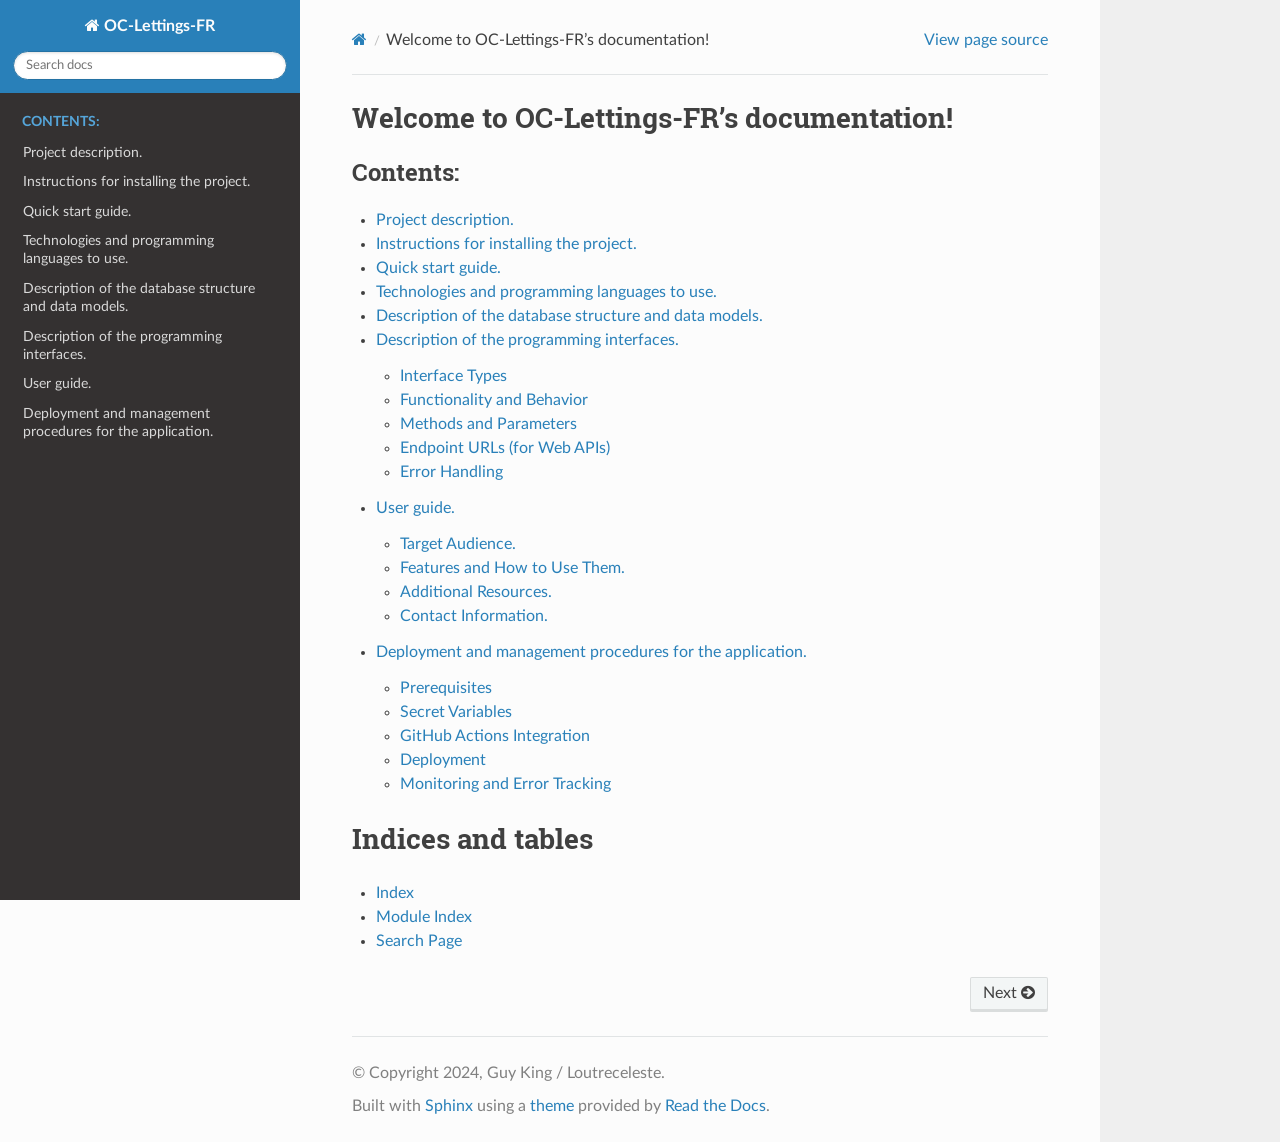
<file: docs/_build/html/index.html>
<!DOCTYPE html>
<html class="writer-html5" lang="en" data-content_root="./">
<head>
  <meta charset="utf-8" /><meta name="viewport" content="width=device-width, initial-scale=1" />

  <meta name="viewport" content="width=device-width, initial-scale=1.0" />
  <title>Welcome to OC-Lettings-FR’s documentation! &mdash; OC-Lettings-FR  documentation</title>
      <link rel="stylesheet" type="text/css" href="_static/pygments.css?v=80d5e7a1" />
      <link rel="stylesheet" type="text/css" href="_static/css/theme.css?v=19f00094" />

  
  <!--[if lt IE 9]>
    <script src="_static/js/html5shiv.min.js"></script>
  <![endif]-->
  
        <script src="_static/jquery.js?v=5d32c60e"></script>
        <script src="_static/_sphinx_javascript_frameworks_compat.js?v=2cd50e6c"></script>
        <script src="_static/documentation_options.js?v=5929fcd5"></script>
        <script src="_static/doctools.js?v=888ff710"></script>
        <script src="_static/sphinx_highlight.js?v=dc90522c"></script>
    <script src="_static/js/theme.js"></script>
    <link rel="index" title="Index" href="genindex.html" />
    <link rel="search" title="Search" href="search.html" />
    <link rel="next" title="Project description." href="project_description.html" /> 
</head>

<body class="wy-body-for-nav"> 
  <div class="wy-grid-for-nav">
    <nav data-toggle="wy-nav-shift" class="wy-nav-side">
      <div class="wy-side-scroll">
        <div class="wy-side-nav-search" >

          
          
          <a href="#" class="icon icon-home">
            OC-Lettings-FR
          </a>
<div role="search">
  <form id="rtd-search-form" class="wy-form" action="search.html" method="get">
    <input type="text" name="q" placeholder="Search docs" aria-label="Search docs" />
    <input type="hidden" name="check_keywords" value="yes" />
    <input type="hidden" name="area" value="default" />
  </form>
</div>
        </div><div class="wy-menu wy-menu-vertical" data-spy="affix" role="navigation" aria-label="Navigation menu">
              <p class="caption" role="heading"><span class="caption-text">Contents:</span></p>
<ul>
<li class="toctree-l1"><a class="reference internal" href="project_description.html">Project description.</a></li>
<li class="toctree-l1"><a class="reference internal" href="instructions_installing_project.html">Instructions for installing the project.</a></li>
<li class="toctree-l1"><a class="reference internal" href="quick_start_guide.html">Quick start guide.</a></li>
<li class="toctree-l1"><a class="reference internal" href="technologies_programming_use.html">Technologies and programming languages to use.</a></li>
<li class="toctree-l1"><a class="reference internal" href="database_structure.html">Description of the database structure and data models.</a></li>
<li class="toctree-l1"><a class="reference internal" href="programming_interfaces.html">Description of the programming interfaces.</a></li>
<li class="toctree-l1"><a class="reference internal" href="user_guide.html">User guide.</a></li>
<li class="toctree-l1"><a class="reference internal" href="deployment_managment_procedures.html">Deployment and management procedures for the application.</a></li>
</ul>

        </div>
      </div>
    </nav>

    <section data-toggle="wy-nav-shift" class="wy-nav-content-wrap"><nav class="wy-nav-top" aria-label="Mobile navigation menu" >
          <i data-toggle="wy-nav-top" class="fa fa-bars"></i>
          <a href="#">OC-Lettings-FR</a>
      </nav>

      <div class="wy-nav-content">
        <div class="rst-content">
          <div role="navigation" aria-label="Page navigation">
  <ul class="wy-breadcrumbs">
      <li><a href="#" class="icon icon-home" aria-label="Home"></a></li>
      <li class="breadcrumb-item active">Welcome to OC-Lettings-FR’s documentation!</li>
      <li class="wy-breadcrumbs-aside">
            <a href="_sources/index.rst.txt" rel="nofollow"> View page source</a>
      </li>
  </ul>
  <hr/>
</div>
          <div role="main" class="document" itemscope="itemscope" itemtype="http://schema.org/Article">
           <div itemprop="articleBody">
             
  <section id="welcome-to-oc-lettings-fr-s-documentation">
<h1>Welcome to OC-Lettings-FR’s documentation!<a class="headerlink" href="#welcome-to-oc-lettings-fr-s-documentation" title="Link to this heading"></a></h1>
<div class="toctree-wrapper compound">
<p class="caption" role="heading"><span class="caption-text">Contents:</span></p>
<ul>
<li class="toctree-l1"><a class="reference internal" href="project_description.html">Project description.</a></li>
<li class="toctree-l1"><a class="reference internal" href="instructions_installing_project.html">Instructions for installing the project.</a></li>
<li class="toctree-l1"><a class="reference internal" href="quick_start_guide.html">Quick start guide.</a></li>
<li class="toctree-l1"><a class="reference internal" href="technologies_programming_use.html">Technologies and programming languages to use.</a></li>
<li class="toctree-l1"><a class="reference internal" href="database_structure.html">Description of the database structure and data models.</a></li>
<li class="toctree-l1"><a class="reference internal" href="programming_interfaces.html">Description of the programming interfaces.</a><ul>
<li class="toctree-l2"><a class="reference internal" href="programming_interfaces.html#interface-types">Interface Types</a></li>
<li class="toctree-l2"><a class="reference internal" href="programming_interfaces.html#functionality-and-behavior">Functionality and Behavior</a></li>
<li class="toctree-l2"><a class="reference internal" href="programming_interfaces.html#methods-and-parameters">Methods and Parameters</a></li>
<li class="toctree-l2"><a class="reference internal" href="programming_interfaces.html#endpoint-urls-for-web-apis">Endpoint URLs (for Web APIs)</a></li>
<li class="toctree-l2"><a class="reference internal" href="programming_interfaces.html#error-handling">Error Handling</a></li>
</ul>
</li>
<li class="toctree-l1"><a class="reference internal" href="user_guide.html">User guide.</a><ul>
<li class="toctree-l2"><a class="reference internal" href="user_guide.html#target-audience">Target Audience.</a></li>
<li class="toctree-l2"><a class="reference internal" href="user_guide.html#features-and-how-to-use-them">Features and How to Use Them.</a></li>
<li class="toctree-l2"><a class="reference internal" href="user_guide.html#additional-resources">Additional Resources.</a></li>
<li class="toctree-l2"><a class="reference internal" href="user_guide.html#contact-information">Contact Information.</a></li>
</ul>
</li>
<li class="toctree-l1"><a class="reference internal" href="deployment_managment_procedures.html">Deployment and management procedures for the application.</a><ul>
<li class="toctree-l2"><a class="reference internal" href="deployment_managment_procedures.html#prerequisites">Prerequisites</a></li>
<li class="toctree-l2"><a class="reference internal" href="deployment_managment_procedures.html#secret-variables">Secret Variables</a></li>
<li class="toctree-l2"><a class="reference internal" href="deployment_managment_procedures.html#github-actions-integration">GitHub Actions Integration</a></li>
<li class="toctree-l2"><a class="reference internal" href="deployment_managment_procedures.html#deployment">Deployment</a></li>
<li class="toctree-l2"><a class="reference internal" href="deployment_managment_procedures.html#monitoring-and-error-tracking">Monitoring and Error Tracking</a></li>
</ul>
</li>
</ul>
</div>
</section>
<section id="indices-and-tables">
<h1>Indices and tables<a class="headerlink" href="#indices-and-tables" title="Link to this heading"></a></h1>
<ul class="simple">
<li><p><a class="reference internal" href="genindex.html"><span class="std std-ref">Index</span></a></p></li>
<li><p><a class="reference internal" href="py-modindex.html"><span class="std std-ref">Module Index</span></a></p></li>
<li><p><a class="reference internal" href="search.html"><span class="std std-ref">Search Page</span></a></p></li>
</ul>
</section>


           </div>
          </div>
          <footer><div class="rst-footer-buttons" role="navigation" aria-label="Footer">
        <a href="project_description.html" class="btn btn-neutral float-right" title="Project description." accesskey="n" rel="next">Next <span class="fa fa-arrow-circle-right" aria-hidden="true"></span></a>
    </div>

  <hr/>

  <div role="contentinfo">
    <p>&#169; Copyright 2024, Guy King / Loutreceleste.</p>
  </div>

  Built with <a href="https://www.sphinx-doc.org/">Sphinx</a> using a
    <a href="https://github.com/readthedocs/sphinx_rtd_theme">theme</a>
    provided by <a href="https://readthedocs.org">Read the Docs</a>.
   

</footer>
        </div>
      </div>
    </section>
  </div>
  <script>
      jQuery(function () {
          SphinxRtdTheme.Navigation.enable(true);
      });
  </script> 

</body>
</html>
</file>
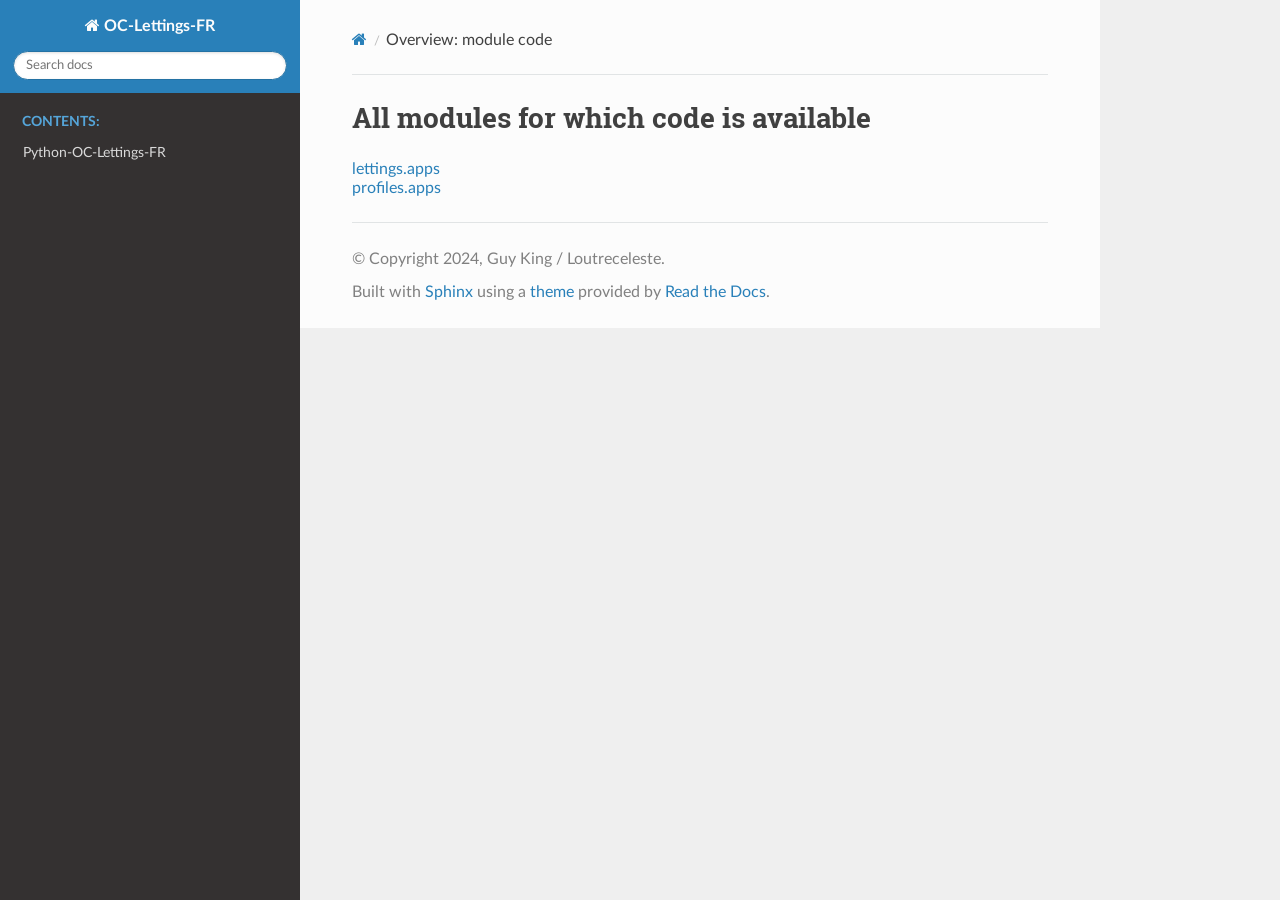
<file: docs/_build/html/_modules/index.html>
<!DOCTYPE html>
<html class="writer-html5" lang="en" data-content_root="../">
<head>
  <meta charset="utf-8" />
  <meta name="viewport" content="width=device-width, initial-scale=1.0" />
  <title>Overview: module code &mdash; OC-Lettings-FR  documentation</title>
      <link rel="stylesheet" type="text/css" href="../_static/pygments.css?v=80d5e7a1" />
      <link rel="stylesheet" type="text/css" href="../_static/css/theme.css?v=19f00094" />

  
  <!--[if lt IE 9]>
    <script src="../_static/js/html5shiv.min.js"></script>
  <![endif]-->
  
        <script src="../_static/jquery.js?v=5d32c60e"></script>
        <script src="../_static/_sphinx_javascript_frameworks_compat.js?v=2cd50e6c"></script>
        <script src="../_static/documentation_options.js?v=5929fcd5"></script>
        <script src="../_static/doctools.js?v=888ff710"></script>
        <script src="../_static/sphinx_highlight.js?v=dc90522c"></script>
    <script src="../_static/js/theme.js"></script>
    <link rel="index" title="Index" href="../genindex.html" />
    <link rel="search" title="Search" href="../search.html" /> 
</head>

<body class="wy-body-for-nav"> 
  <div class="wy-grid-for-nav">
    <nav data-toggle="wy-nav-shift" class="wy-nav-side">
      <div class="wy-side-scroll">
        <div class="wy-side-nav-search" >

          
          
          <a href="../index.html" class="icon icon-home">
            OC-Lettings-FR
          </a>
<div role="search">
  <form id="rtd-search-form" class="wy-form" action="../search.html" method="get">
    <input type="text" name="q" placeholder="Search docs" aria-label="Search docs" />
    <input type="hidden" name="check_keywords" value="yes" />
    <input type="hidden" name="area" value="default" />
  </form>
</div>
        </div><div class="wy-menu wy-menu-vertical" data-spy="affix" role="navigation" aria-label="Navigation menu">
              <p class="caption" role="heading"><span class="caption-text">Contents:</span></p>
<ul>
<li class="toctree-l1"><a class="reference internal" href="../modules.html">Python-OC-Lettings-FR</a></li>
</ul>

        </div>
      </div>
    </nav>

    <section data-toggle="wy-nav-shift" class="wy-nav-content-wrap"><nav class="wy-nav-top" aria-label="Mobile navigation menu" >
          <i data-toggle="wy-nav-top" class="fa fa-bars"></i>
          <a href="../index.html">OC-Lettings-FR</a>
      </nav>

      <div class="wy-nav-content">
        <div class="rst-content">
          <div role="navigation" aria-label="Page navigation">
  <ul class="wy-breadcrumbs">
      <li><a href="../index.html" class="icon icon-home" aria-label="Home"></a></li>
      <li class="breadcrumb-item active">Overview: module code</li>
      <li class="wy-breadcrumbs-aside">
      </li>
  </ul>
  <hr/>
</div>
          <div role="main" class="document" itemscope="itemscope" itemtype="http://schema.org/Article">
           <div itemprop="articleBody">
             
  <h1>All modules for which code is available</h1>
<ul><li><a href="lettings/apps.html">lettings.apps</a></li>
<li><a href="profiles/apps.html">profiles.apps</a></li>
</ul>

           </div>
          </div>
          <footer>

  <hr/>

  <div role="contentinfo">
    <p>&#169; Copyright 2024, Guy King / Loutreceleste.</p>
  </div>

  Built with <a href="https://www.sphinx-doc.org/">Sphinx</a> using a
    <a href="https://github.com/readthedocs/sphinx_rtd_theme">theme</a>
    provided by <a href="https://readthedocs.org">Read the Docs</a>.
   

</footer>
        </div>
      </div>
    </section>
  </div>
  <script>
      jQuery(function () {
          SphinxRtdTheme.Navigation.enable(true);
      });
  </script> 

</body>
</html>
</file>
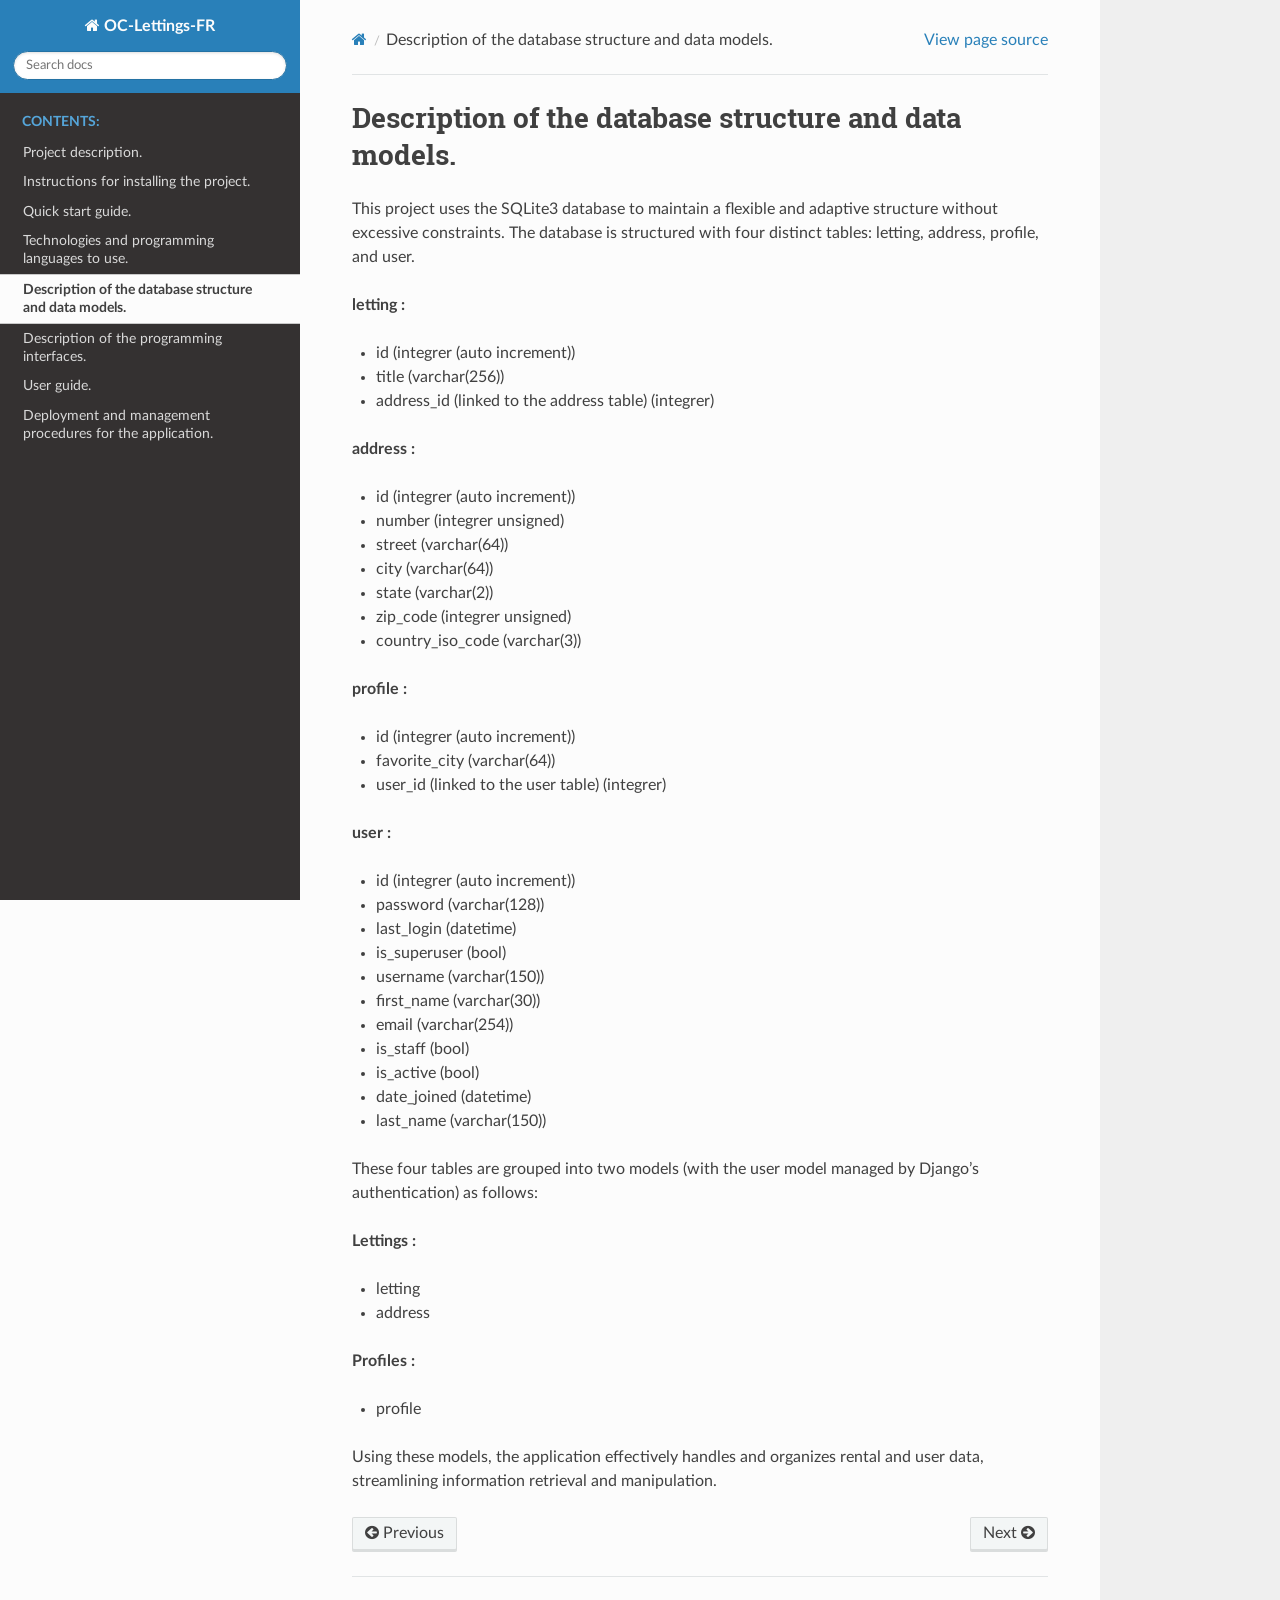
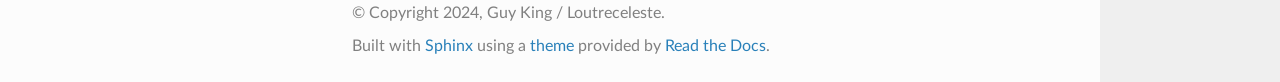
<file: docs/_build/html/database_structure.html>
<!DOCTYPE html>
<html class="writer-html5" lang="en" data-content_root="./">
<head>
  <meta charset="utf-8" /><meta name="viewport" content="width=device-width, initial-scale=1" />

  <meta name="viewport" content="width=device-width, initial-scale=1.0" />
  <title>Description of the database structure and data models. &mdash; OC-Lettings-FR  documentation</title>
      <link rel="stylesheet" type="text/css" href="_static/pygments.css?v=80d5e7a1" />
      <link rel="stylesheet" type="text/css" href="_static/css/theme.css?v=19f00094" />

  
  <!--[if lt IE 9]>
    <script src="_static/js/html5shiv.min.js"></script>
  <![endif]-->
  
        <script src="_static/jquery.js?v=5d32c60e"></script>
        <script src="_static/_sphinx_javascript_frameworks_compat.js?v=2cd50e6c"></script>
        <script src="_static/documentation_options.js?v=5929fcd5"></script>
        <script src="_static/doctools.js?v=888ff710"></script>
        <script src="_static/sphinx_highlight.js?v=dc90522c"></script>
    <script src="_static/js/theme.js"></script>
    <link rel="index" title="Index" href="genindex.html" />
    <link rel="search" title="Search" href="search.html" />
    <link rel="next" title="Description of the programming interfaces." href="programming_interfaces.html" />
    <link rel="prev" title="Technologies and programming languages to use." href="technologies_programming_use.html" /> 
</head>

<body class="wy-body-for-nav"> 
  <div class="wy-grid-for-nav">
    <nav data-toggle="wy-nav-shift" class="wy-nav-side">
      <div class="wy-side-scroll">
        <div class="wy-side-nav-search" >

          
          
          <a href="index.html" class="icon icon-home">
            OC-Lettings-FR
          </a>
<div role="search">
  <form id="rtd-search-form" class="wy-form" action="search.html" method="get">
    <input type="text" name="q" placeholder="Search docs" aria-label="Search docs" />
    <input type="hidden" name="check_keywords" value="yes" />
    <input type="hidden" name="area" value="default" />
  </form>
</div>
        </div><div class="wy-menu wy-menu-vertical" data-spy="affix" role="navigation" aria-label="Navigation menu">
              <p class="caption" role="heading"><span class="caption-text">Contents:</span></p>
<ul class="current">
<li class="toctree-l1"><a class="reference internal" href="project_description.html">Project description.</a></li>
<li class="toctree-l1"><a class="reference internal" href="instructions_installing_project.html">Instructions for installing the project.</a></li>
<li class="toctree-l1"><a class="reference internal" href="quick_start_guide.html">Quick start guide.</a></li>
<li class="toctree-l1"><a class="reference internal" href="technologies_programming_use.html">Technologies and programming languages to use.</a></li>
<li class="toctree-l1 current"><a class="current reference internal" href="#">Description of the database structure and data models.</a></li>
<li class="toctree-l1"><a class="reference internal" href="programming_interfaces.html">Description of the programming interfaces.</a></li>
<li class="toctree-l1"><a class="reference internal" href="user_guide.html">User guide.</a></li>
<li class="toctree-l1"><a class="reference internal" href="deployment_managment_procedures.html">Deployment and management procedures for the application.</a></li>
</ul>

        </div>
      </div>
    </nav>

    <section data-toggle="wy-nav-shift" class="wy-nav-content-wrap"><nav class="wy-nav-top" aria-label="Mobile navigation menu" >
          <i data-toggle="wy-nav-top" class="fa fa-bars"></i>
          <a href="index.html">OC-Lettings-FR</a>
      </nav>

      <div class="wy-nav-content">
        <div class="rst-content">
          <div role="navigation" aria-label="Page navigation">
  <ul class="wy-breadcrumbs">
      <li><a href="index.html" class="icon icon-home" aria-label="Home"></a></li>
      <li class="breadcrumb-item active">Description of the database structure and data models.</li>
      <li class="wy-breadcrumbs-aside">
            <a href="_sources/database_structure.rst.txt" rel="nofollow"> View page source</a>
      </li>
  </ul>
  <hr/>
</div>
          <div role="main" class="document" itemscope="itemscope" itemtype="http://schema.org/Article">
           <div itemprop="articleBody">
             
  <section id="description-of-the-database-structure-and-data-models">
<h1>Description of the database structure and data models.<a class="headerlink" href="#description-of-the-database-structure-and-data-models" title="Link to this heading"></a></h1>
<p>This project uses the SQLite3 database to maintain a flexible and adaptive structure without excessive constraints. The database is structured with four distinct tables: letting, address, profile, and user.</p>
<p><strong>letting :</strong></p>
<ul class="simple">
<li><p>id (integrer (auto increment))</p></li>
<li><p>title (varchar(256))</p></li>
<li><p>address_id (linked to the address table) (integrer)</p></li>
</ul>
<p><strong>address :</strong></p>
<ul class="simple">
<li><p>id (integrer (auto increment))</p></li>
<li><p>number (integrer unsigned)</p></li>
<li><p>street (varchar(64))</p></li>
<li><p>city (varchar(64))</p></li>
<li><p>state (varchar(2))</p></li>
<li><p>zip_code (integrer unsigned)</p></li>
<li><p>country_iso_code (varchar(3))</p></li>
</ul>
<p><strong>profile :</strong></p>
<ul class="simple">
<li><p>id (integrer (auto increment))</p></li>
<li><p>favorite_city (varchar(64))</p></li>
<li><p>user_id (linked to the user table) (integrer)</p></li>
</ul>
<p><strong>user :</strong></p>
<ul class="simple">
<li><p>id (integrer (auto increment))</p></li>
<li><p>password (varchar(128))</p></li>
<li><p>last_login (datetime)</p></li>
<li><p>is_superuser (bool)</p></li>
<li><p>username (varchar(150))</p></li>
<li><p>first_name (varchar(30))</p></li>
<li><p>email (varchar(254))</p></li>
<li><p>is_staff (bool)</p></li>
<li><p>is_active (bool)</p></li>
<li><p>date_joined (datetime)</p></li>
<li><p>last_name (varchar(150))</p></li>
</ul>
<p>These four tables are grouped into two models (with the user model managed by Django’s authentication) as follows:</p>
<p><strong>Lettings :</strong></p>
<ul class="simple">
<li><p>letting</p></li>
<li><p>address</p></li>
</ul>
<p><strong>Profiles :</strong></p>
<ul class="simple">
<li><p>profile</p></li>
</ul>
<p>Using these models, the application effectively handles and organizes rental and user data, streamlining information retrieval and manipulation.</p>
</section>


           </div>
          </div>
          <footer><div class="rst-footer-buttons" role="navigation" aria-label="Footer">
        <a href="technologies_programming_use.html" class="btn btn-neutral float-left" title="Technologies and programming languages to use." accesskey="p" rel="prev"><span class="fa fa-arrow-circle-left" aria-hidden="true"></span> Previous</a>
        <a href="programming_interfaces.html" class="btn btn-neutral float-right" title="Description of the programming interfaces." accesskey="n" rel="next">Next <span class="fa fa-arrow-circle-right" aria-hidden="true"></span></a>
    </div>

  <hr/>

  <div role="contentinfo">
    <p>&#169; Copyright 2024, Guy King / Loutreceleste.</p>
  </div>

  Built with <a href="https://www.sphinx-doc.org/">Sphinx</a> using a
    <a href="https://github.com/readthedocs/sphinx_rtd_theme">theme</a>
    provided by <a href="https://readthedocs.org">Read the Docs</a>.
   

</footer>
        </div>
      </div>
    </section>
  </div>
  <script>
      jQuery(function () {
          SphinxRtdTheme.Navigation.enable(true);
      });
  </script> 

</body>
</html>
</file>
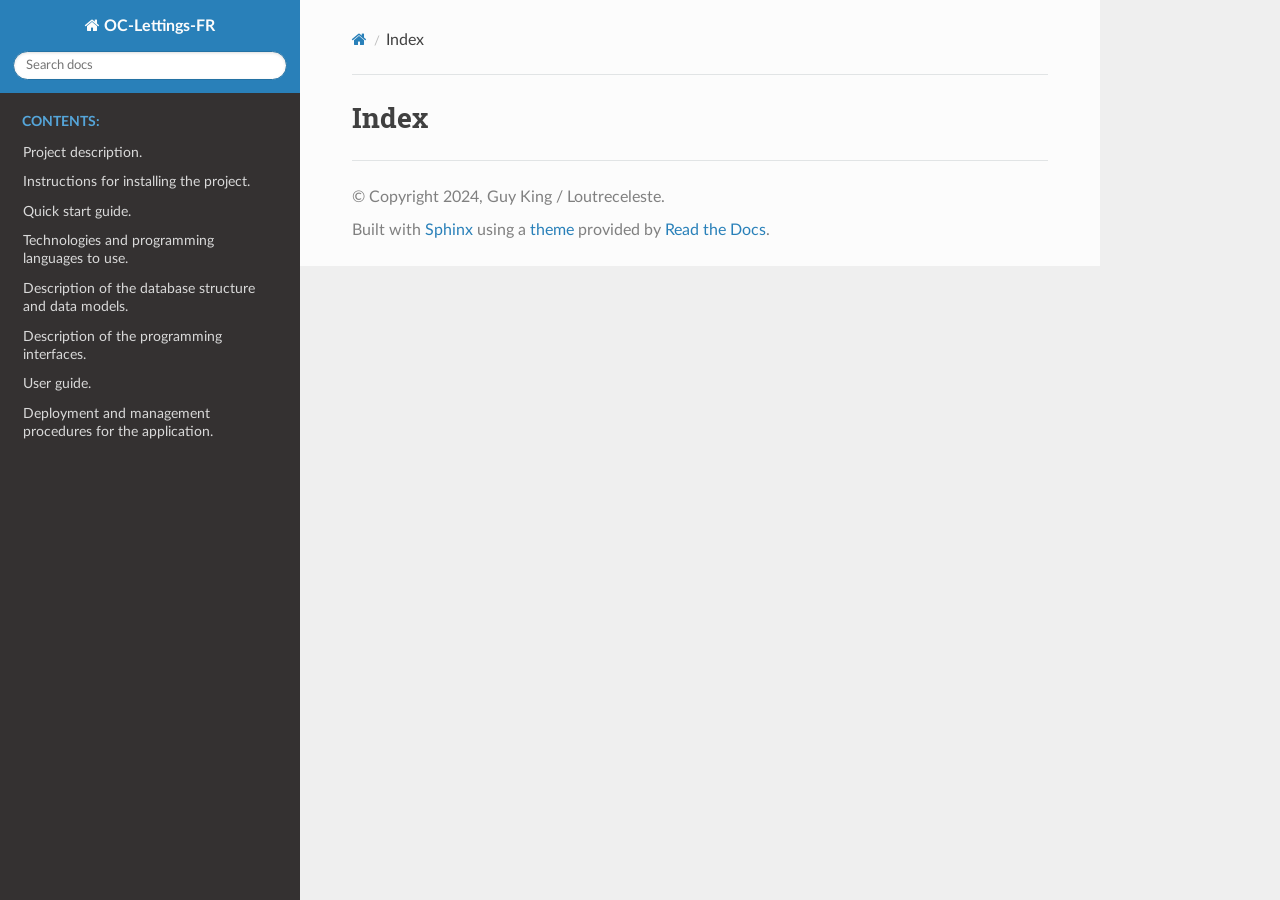
<file: docs/_build/html/genindex.html>
<!DOCTYPE html>
<html class="writer-html5" lang="en" data-content_root="./">
<head>
  <meta charset="utf-8" />
  <meta name="viewport" content="width=device-width, initial-scale=1.0" />
  <title>Index &mdash; OC-Lettings-FR  documentation</title>
      <link rel="stylesheet" type="text/css" href="_static/pygments.css?v=80d5e7a1" />
      <link rel="stylesheet" type="text/css" href="_static/css/theme.css?v=19f00094" />

  
  <!--[if lt IE 9]>
    <script src="_static/js/html5shiv.min.js"></script>
  <![endif]-->
  
        <script src="_static/jquery.js?v=5d32c60e"></script>
        <script src="_static/_sphinx_javascript_frameworks_compat.js?v=2cd50e6c"></script>
        <script src="_static/documentation_options.js?v=5929fcd5"></script>
        <script src="_static/doctools.js?v=888ff710"></script>
        <script src="_static/sphinx_highlight.js?v=dc90522c"></script>
    <script src="_static/js/theme.js"></script>
    <link rel="index" title="Index" href="#" />
    <link rel="search" title="Search" href="search.html" /> 
</head>

<body class="wy-body-for-nav"> 
  <div class="wy-grid-for-nav">
    <nav data-toggle="wy-nav-shift" class="wy-nav-side">
      <div class="wy-side-scroll">
        <div class="wy-side-nav-search" >

          
          
          <a href="index.html" class="icon icon-home">
            OC-Lettings-FR
          </a>
<div role="search">
  <form id="rtd-search-form" class="wy-form" action="search.html" method="get">
    <input type="text" name="q" placeholder="Search docs" aria-label="Search docs" />
    <input type="hidden" name="check_keywords" value="yes" />
    <input type="hidden" name="area" value="default" />
  </form>
</div>
        </div><div class="wy-menu wy-menu-vertical" data-spy="affix" role="navigation" aria-label="Navigation menu">
              <p class="caption" role="heading"><span class="caption-text">Contents:</span></p>
<ul>
<li class="toctree-l1"><a class="reference internal" href="project_description.html">Project description.</a></li>
<li class="toctree-l1"><a class="reference internal" href="instructions_installing_project.html">Instructions for installing the project.</a></li>
<li class="toctree-l1"><a class="reference internal" href="quick_start_guide.html">Quick start guide.</a></li>
<li class="toctree-l1"><a class="reference internal" href="technologies_programming_use.html">Technologies and programming languages to use.</a></li>
<li class="toctree-l1"><a class="reference internal" href="database_structure.html">Description of the database structure and data models.</a></li>
<li class="toctree-l1"><a class="reference internal" href="programming_interfaces.html">Description of the programming interfaces.</a></li>
<li class="toctree-l1"><a class="reference internal" href="user_guide.html">User guide.</a></li>
<li class="toctree-l1"><a class="reference internal" href="deployment_managment_procedures.html">Deployment and management procedures for the application.</a></li>
</ul>

        </div>
      </div>
    </nav>

    <section data-toggle="wy-nav-shift" class="wy-nav-content-wrap"><nav class="wy-nav-top" aria-label="Mobile navigation menu" >
          <i data-toggle="wy-nav-top" class="fa fa-bars"></i>
          <a href="index.html">OC-Lettings-FR</a>
      </nav>

      <div class="wy-nav-content">
        <div class="rst-content">
          <div role="navigation" aria-label="Page navigation">
  <ul class="wy-breadcrumbs">
      <li><a href="index.html" class="icon icon-home" aria-label="Home"></a></li>
      <li class="breadcrumb-item active">Index</li>
      <li class="wy-breadcrumbs-aside">
      </li>
  </ul>
  <hr/>
</div>
          <div role="main" class="document" itemscope="itemscope" itemtype="http://schema.org/Article">
           <div itemprop="articleBody">
             

<h1 id="index">Index</h1>

<div class="genindex-jumpbox">
 
</div>


           </div>
          </div>
          <footer>

  <hr/>

  <div role="contentinfo">
    <p>&#169; Copyright 2024, Guy King / Loutreceleste.</p>
  </div>

  Built with <a href="https://www.sphinx-doc.org/">Sphinx</a> using a
    <a href="https://github.com/readthedocs/sphinx_rtd_theme">theme</a>
    provided by <a href="https://readthedocs.org">Read the Docs</a>.
   

</footer>
        </div>
      </div>
    </section>
  </div>
  <script>
      jQuery(function () {
          SphinxRtdTheme.Navigation.enable(true);
      });
  </script> 

</body>
</html>
</file>
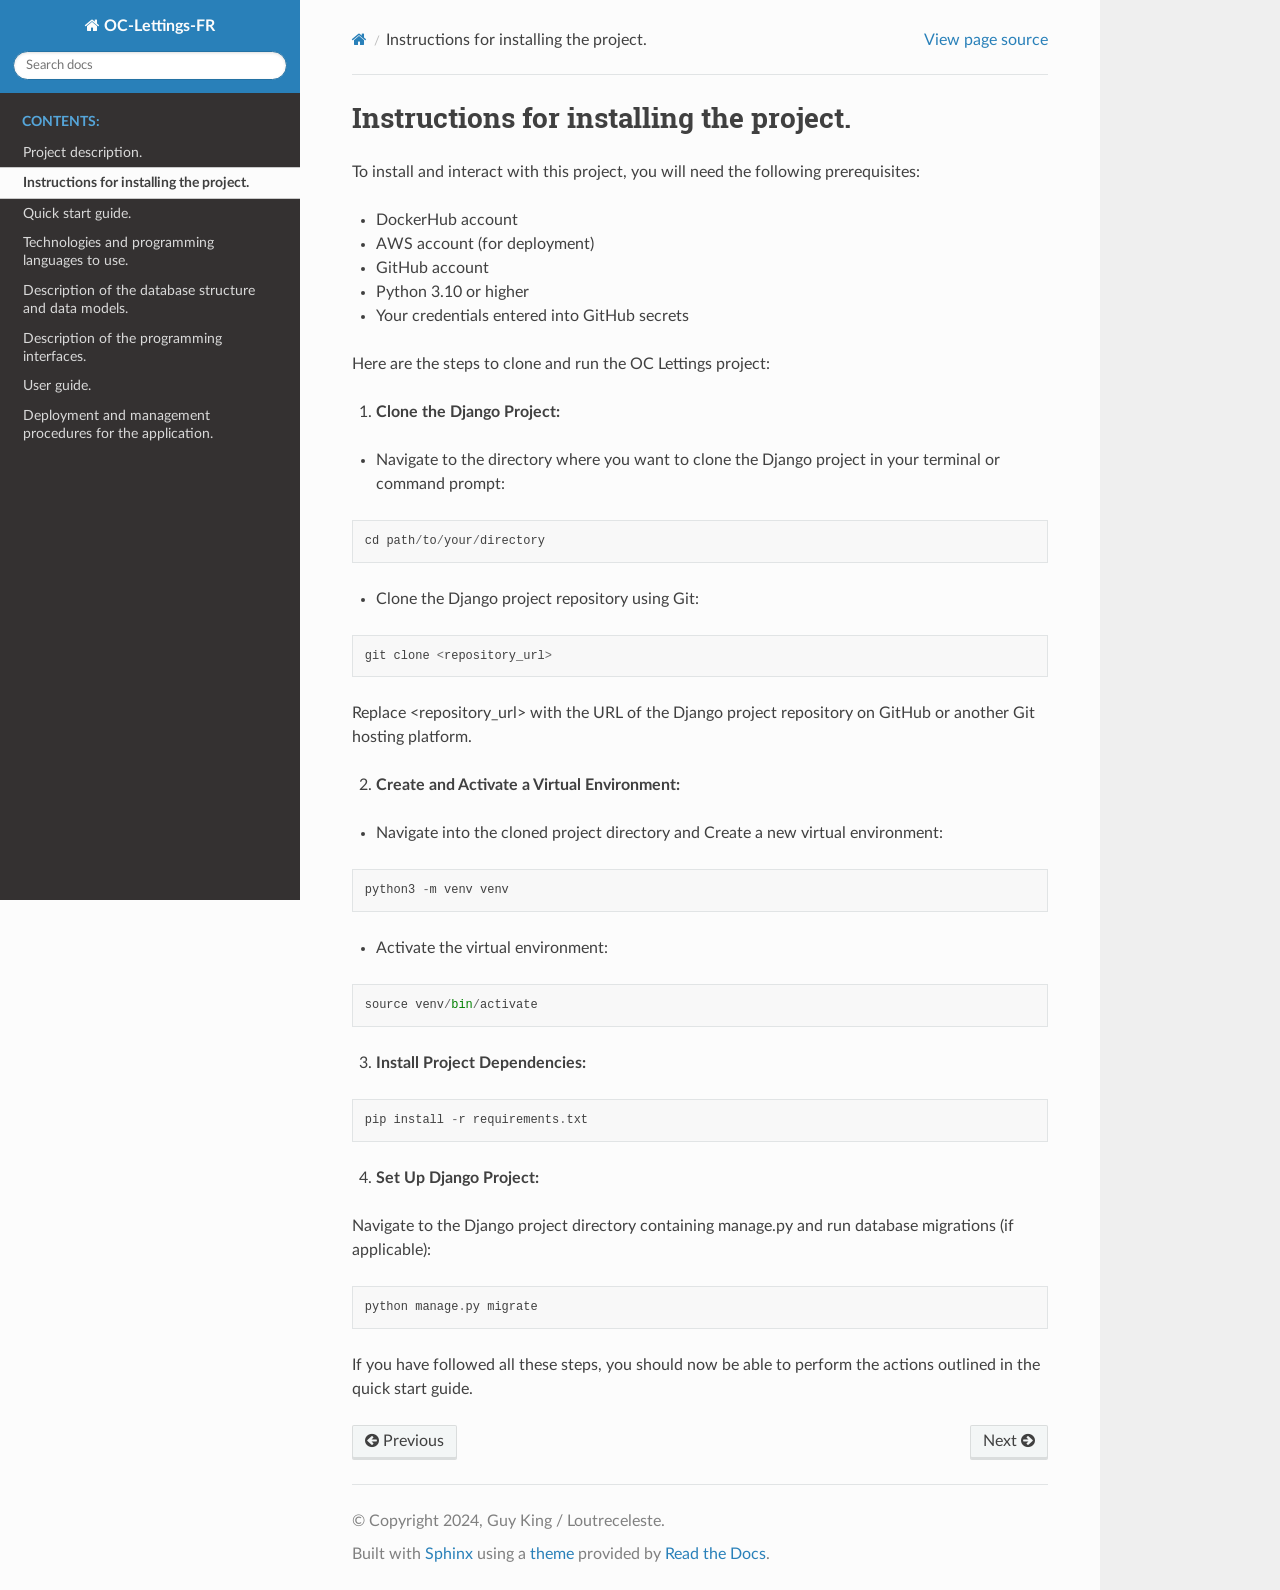
<file: docs/_build/html/instructions_installing_project.html>
<!DOCTYPE html>
<html class="writer-html5" lang="en" data-content_root="./">
<head>
  <meta charset="utf-8" /><meta name="viewport" content="width=device-width, initial-scale=1" />

  <meta name="viewport" content="width=device-width, initial-scale=1.0" />
  <title>Instructions for installing the project. &mdash; OC-Lettings-FR  documentation</title>
      <link rel="stylesheet" type="text/css" href="_static/pygments.css?v=80d5e7a1" />
      <link rel="stylesheet" type="text/css" href="_static/css/theme.css?v=19f00094" />

  
  <!--[if lt IE 9]>
    <script src="_static/js/html5shiv.min.js"></script>
  <![endif]-->
  
        <script src="_static/jquery.js?v=5d32c60e"></script>
        <script src="_static/_sphinx_javascript_frameworks_compat.js?v=2cd50e6c"></script>
        <script src="_static/documentation_options.js?v=5929fcd5"></script>
        <script src="_static/doctools.js?v=888ff710"></script>
        <script src="_static/sphinx_highlight.js?v=dc90522c"></script>
    <script src="_static/js/theme.js"></script>
    <link rel="index" title="Index" href="genindex.html" />
    <link rel="search" title="Search" href="search.html" />
    <link rel="next" title="Quick start guide." href="quick_start_guide.html" />
    <link rel="prev" title="Project description." href="project_description.html" /> 
</head>

<body class="wy-body-for-nav"> 
  <div class="wy-grid-for-nav">
    <nav data-toggle="wy-nav-shift" class="wy-nav-side">
      <div class="wy-side-scroll">
        <div class="wy-side-nav-search" >

          
          
          <a href="index.html" class="icon icon-home">
            OC-Lettings-FR
          </a>
<div role="search">
  <form id="rtd-search-form" class="wy-form" action="search.html" method="get">
    <input type="text" name="q" placeholder="Search docs" aria-label="Search docs" />
    <input type="hidden" name="check_keywords" value="yes" />
    <input type="hidden" name="area" value="default" />
  </form>
</div>
        </div><div class="wy-menu wy-menu-vertical" data-spy="affix" role="navigation" aria-label="Navigation menu">
              <p class="caption" role="heading"><span class="caption-text">Contents:</span></p>
<ul class="current">
<li class="toctree-l1"><a class="reference internal" href="project_description.html">Project description.</a></li>
<li class="toctree-l1 current"><a class="current reference internal" href="#">Instructions for installing the project.</a></li>
<li class="toctree-l1"><a class="reference internal" href="quick_start_guide.html">Quick start guide.</a></li>
<li class="toctree-l1"><a class="reference internal" href="technologies_programming_use.html">Technologies and programming languages to use.</a></li>
<li class="toctree-l1"><a class="reference internal" href="database_structure.html">Description of the database structure and data models.</a></li>
<li class="toctree-l1"><a class="reference internal" href="programming_interfaces.html">Description of the programming interfaces.</a></li>
<li class="toctree-l1"><a class="reference internal" href="user_guide.html">User guide.</a></li>
<li class="toctree-l1"><a class="reference internal" href="deployment_managment_procedures.html">Deployment and management procedures for the application.</a></li>
</ul>

        </div>
      </div>
    </nav>

    <section data-toggle="wy-nav-shift" class="wy-nav-content-wrap"><nav class="wy-nav-top" aria-label="Mobile navigation menu" >
          <i data-toggle="wy-nav-top" class="fa fa-bars"></i>
          <a href="index.html">OC-Lettings-FR</a>
      </nav>

      <div class="wy-nav-content">
        <div class="rst-content">
          <div role="navigation" aria-label="Page navigation">
  <ul class="wy-breadcrumbs">
      <li><a href="index.html" class="icon icon-home" aria-label="Home"></a></li>
      <li class="breadcrumb-item active">Instructions for installing the project.</li>
      <li class="wy-breadcrumbs-aside">
            <a href="_sources/instructions_installing_project.rst.txt" rel="nofollow"> View page source</a>
      </li>
  </ul>
  <hr/>
</div>
          <div role="main" class="document" itemscope="itemscope" itemtype="http://schema.org/Article">
           <div itemprop="articleBody">
             
  <section id="instructions-for-installing-the-project">
<h1>Instructions for installing the project.<a class="headerlink" href="#instructions-for-installing-the-project" title="Link to this heading"></a></h1>
<p>To install and interact with this project, you will need the following prerequisites:</p>
<ul class="simple">
<li><p>DockerHub account</p></li>
<li><p>AWS account (for deployment)</p></li>
<li><p>GitHub account</p></li>
<li><p>Python 3.10 or higher</p></li>
<li><p>Your credentials entered into GitHub secrets</p></li>
</ul>
<p>Here are the steps to clone and run the OC Lettings project:</p>
<ol class="arabic simple">
<li><p><strong>Clone the Django Project:</strong></p></li>
</ol>
<ul class="simple">
<li><p>Navigate to the directory where you want to clone the Django project in your terminal or command prompt:</p></li>
</ul>
<div class="highlight-default notranslate"><div class="highlight"><pre><span></span><span class="n">cd</span> <span class="n">path</span><span class="o">/</span><span class="n">to</span><span class="o">/</span><span class="n">your</span><span class="o">/</span><span class="n">directory</span>
</pre></div>
</div>
<ul class="simple">
<li><p>Clone the Django project repository using Git:</p></li>
</ul>
<div class="highlight-default notranslate"><div class="highlight"><pre><span></span><span class="n">git</span> <span class="n">clone</span> <span class="o">&lt;</span><span class="n">repository_url</span><span class="o">&gt;</span>
</pre></div>
</div>
<p>Replace &lt;repository_url&gt; with the URL of the Django project repository on GitHub or another Git hosting platform.</p>
<ol class="arabic simple" start="2">
<li><p><strong>Create and Activate a Virtual Environment:</strong></p></li>
</ol>
<ul class="simple">
<li><p>Navigate into the cloned project directory and Create a new virtual environment:</p></li>
</ul>
<div class="highlight-default notranslate"><div class="highlight"><pre><span></span><span class="n">python3</span> <span class="o">-</span><span class="n">m</span> <span class="n">venv</span> <span class="n">venv</span>
</pre></div>
</div>
<ul class="simple">
<li><p>Activate the virtual environment:</p></li>
</ul>
<div class="highlight-default notranslate"><div class="highlight"><pre><span></span><span class="n">source</span> <span class="n">venv</span><span class="o">/</span><span class="nb">bin</span><span class="o">/</span><span class="n">activate</span>
</pre></div>
</div>
<ol class="arabic simple" start="3">
<li><p><strong>Install Project Dependencies:</strong></p></li>
</ol>
<div class="highlight-default notranslate"><div class="highlight"><pre><span></span><span class="n">pip</span> <span class="n">install</span> <span class="o">-</span><span class="n">r</span> <span class="n">requirements</span><span class="o">.</span><span class="n">txt</span>
</pre></div>
</div>
<ol class="arabic simple" start="4">
<li><p><strong>Set Up Django Project:</strong></p></li>
</ol>
<p>Navigate to the Django project directory containing manage.py and run database migrations (if applicable):</p>
<div class="highlight-default notranslate"><div class="highlight"><pre><span></span><span class="n">python</span> <span class="n">manage</span><span class="o">.</span><span class="n">py</span> <span class="n">migrate</span>
</pre></div>
</div>
<p>If you have followed all these steps, you should now be able to perform the actions outlined in the quick start guide.</p>
</section>


           </div>
          </div>
          <footer><div class="rst-footer-buttons" role="navigation" aria-label="Footer">
        <a href="project_description.html" class="btn btn-neutral float-left" title="Project description." accesskey="p" rel="prev"><span class="fa fa-arrow-circle-left" aria-hidden="true"></span> Previous</a>
        <a href="quick_start_guide.html" class="btn btn-neutral float-right" title="Quick start guide." accesskey="n" rel="next">Next <span class="fa fa-arrow-circle-right" aria-hidden="true"></span></a>
    </div>

  <hr/>

  <div role="contentinfo">
    <p>&#169; Copyright 2024, Guy King / Loutreceleste.</p>
  </div>

  Built with <a href="https://www.sphinx-doc.org/">Sphinx</a> using a
    <a href="https://github.com/readthedocs/sphinx_rtd_theme">theme</a>
    provided by <a href="https://readthedocs.org">Read the Docs</a>.
   

</footer>
        </div>
      </div>
    </section>
  </div>
  <script>
      jQuery(function () {
          SphinxRtdTheme.Navigation.enable(true);
      });
  </script> 

</body>
</html>
</file>
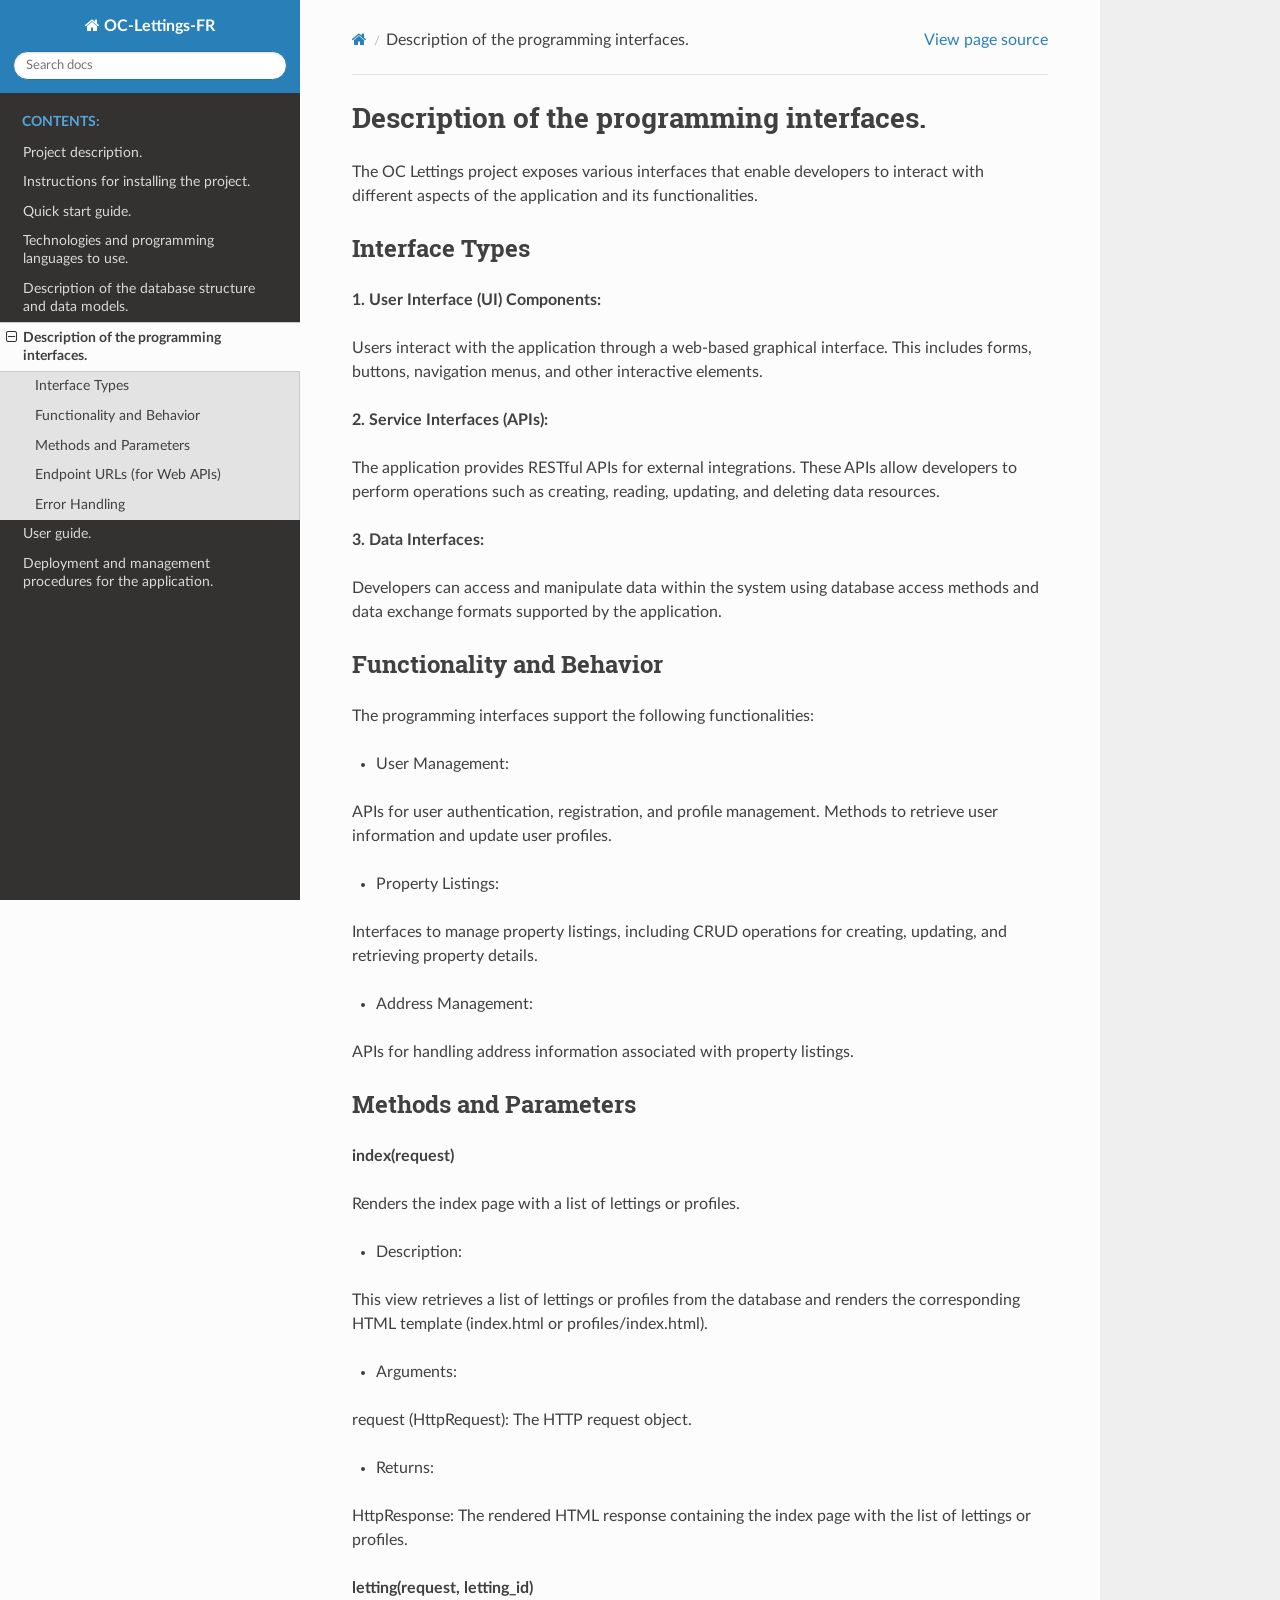
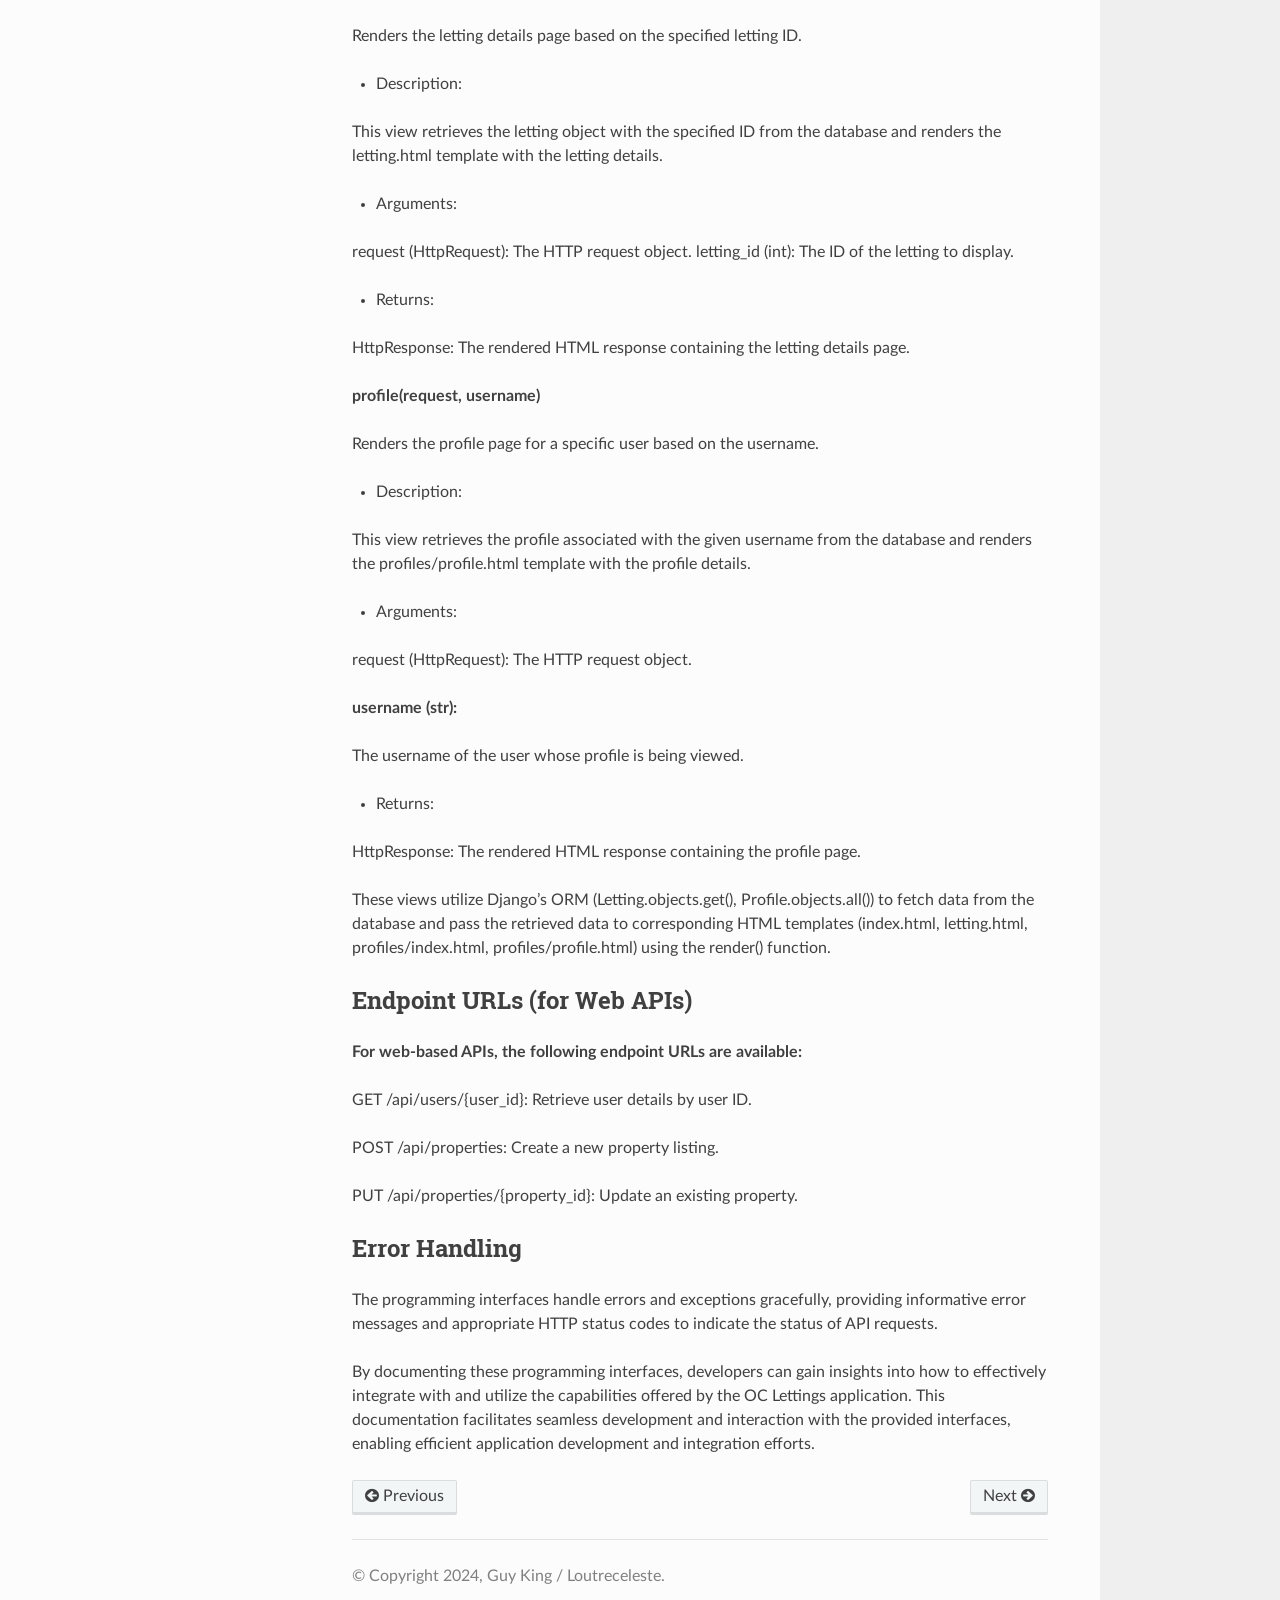
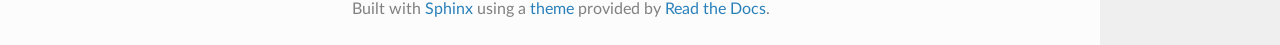
<file: docs/_build/html/programming_interfaces.html>
<!DOCTYPE html>
<html class="writer-html5" lang="en" data-content_root="./">
<head>
  <meta charset="utf-8" /><meta name="viewport" content="width=device-width, initial-scale=1" />

  <meta name="viewport" content="width=device-width, initial-scale=1.0" />
  <title>Description of the programming interfaces. &mdash; OC-Lettings-FR  documentation</title>
      <link rel="stylesheet" type="text/css" href="_static/pygments.css?v=80d5e7a1" />
      <link rel="stylesheet" type="text/css" href="_static/css/theme.css?v=19f00094" />

  
  <!--[if lt IE 9]>
    <script src="_static/js/html5shiv.min.js"></script>
  <![endif]-->
  
        <script src="_static/jquery.js?v=5d32c60e"></script>
        <script src="_static/_sphinx_javascript_frameworks_compat.js?v=2cd50e6c"></script>
        <script src="_static/documentation_options.js?v=5929fcd5"></script>
        <script src="_static/doctools.js?v=888ff710"></script>
        <script src="_static/sphinx_highlight.js?v=dc90522c"></script>
    <script src="_static/js/theme.js"></script>
    <link rel="index" title="Index" href="genindex.html" />
    <link rel="search" title="Search" href="search.html" />
    <link rel="next" title="User guide." href="user_guide.html" />
    <link rel="prev" title="Description of the database structure and data models." href="database_structure.html" /> 
</head>

<body class="wy-body-for-nav"> 
  <div class="wy-grid-for-nav">
    <nav data-toggle="wy-nav-shift" class="wy-nav-side">
      <div class="wy-side-scroll">
        <div class="wy-side-nav-search" >

          
          
          <a href="index.html" class="icon icon-home">
            OC-Lettings-FR
          </a>
<div role="search">
  <form id="rtd-search-form" class="wy-form" action="search.html" method="get">
    <input type="text" name="q" placeholder="Search docs" aria-label="Search docs" />
    <input type="hidden" name="check_keywords" value="yes" />
    <input type="hidden" name="area" value="default" />
  </form>
</div>
        </div><div class="wy-menu wy-menu-vertical" data-spy="affix" role="navigation" aria-label="Navigation menu">
              <p class="caption" role="heading"><span class="caption-text">Contents:</span></p>
<ul class="current">
<li class="toctree-l1"><a class="reference internal" href="project_description.html">Project description.</a></li>
<li class="toctree-l1"><a class="reference internal" href="instructions_installing_project.html">Instructions for installing the project.</a></li>
<li class="toctree-l1"><a class="reference internal" href="quick_start_guide.html">Quick start guide.</a></li>
<li class="toctree-l1"><a class="reference internal" href="technologies_programming_use.html">Technologies and programming languages to use.</a></li>
<li class="toctree-l1"><a class="reference internal" href="database_structure.html">Description of the database structure and data models.</a></li>
<li class="toctree-l1 current"><a class="current reference internal" href="#">Description of the programming interfaces.</a><ul>
<li class="toctree-l2"><a class="reference internal" href="#interface-types">Interface Types</a></li>
<li class="toctree-l2"><a class="reference internal" href="#functionality-and-behavior">Functionality and Behavior</a></li>
<li class="toctree-l2"><a class="reference internal" href="#methods-and-parameters">Methods and Parameters</a></li>
<li class="toctree-l2"><a class="reference internal" href="#endpoint-urls-for-web-apis">Endpoint URLs (for Web APIs)</a></li>
<li class="toctree-l2"><a class="reference internal" href="#error-handling">Error Handling</a></li>
</ul>
</li>
<li class="toctree-l1"><a class="reference internal" href="user_guide.html">User guide.</a></li>
<li class="toctree-l1"><a class="reference internal" href="deployment_managment_procedures.html">Deployment and management procedures for the application.</a></li>
</ul>

        </div>
      </div>
    </nav>

    <section data-toggle="wy-nav-shift" class="wy-nav-content-wrap"><nav class="wy-nav-top" aria-label="Mobile navigation menu" >
          <i data-toggle="wy-nav-top" class="fa fa-bars"></i>
          <a href="index.html">OC-Lettings-FR</a>
      </nav>

      <div class="wy-nav-content">
        <div class="rst-content">
          <div role="navigation" aria-label="Page navigation">
  <ul class="wy-breadcrumbs">
      <li><a href="index.html" class="icon icon-home" aria-label="Home"></a></li>
      <li class="breadcrumb-item active">Description of the programming interfaces.</li>
      <li class="wy-breadcrumbs-aside">
            <a href="_sources/programming_interfaces.rst.txt" rel="nofollow"> View page source</a>
      </li>
  </ul>
  <hr/>
</div>
          <div role="main" class="document" itemscope="itemscope" itemtype="http://schema.org/Article">
           <div itemprop="articleBody">
             
  <section id="description-of-the-programming-interfaces">
<h1>Description of the programming interfaces.<a class="headerlink" href="#description-of-the-programming-interfaces" title="Link to this heading"></a></h1>
<p>The OC Lettings project exposes various interfaces that enable developers to interact with different aspects of the application and its functionalities.</p>
<section id="interface-types">
<h2>Interface Types<a class="headerlink" href="#interface-types" title="Link to this heading"></a></h2>
<p><strong>1. User Interface (UI) Components:</strong></p>
<p>Users interact with the application through a web-based graphical interface. This includes forms, buttons, navigation menus, and other interactive elements.</p>
<p><strong>2. Service Interfaces (APIs):</strong></p>
<p>The application provides RESTful APIs for external integrations. These APIs allow developers to perform operations such as creating, reading, updating, and deleting data resources.</p>
<p><strong>3. Data Interfaces:</strong></p>
<p>Developers can access and manipulate data within the system using database access methods and data exchange formats supported by the application.</p>
</section>
<section id="functionality-and-behavior">
<h2>Functionality and Behavior<a class="headerlink" href="#functionality-and-behavior" title="Link to this heading"></a></h2>
<p>The programming interfaces support the following functionalities:</p>
<ul class="simple">
<li><p>User Management:</p></li>
</ul>
<p>APIs for user authentication, registration, and profile management.
Methods to retrieve user information and update user profiles.</p>
<ul class="simple">
<li><p>Property Listings:</p></li>
</ul>
<p>Interfaces to manage property listings, including CRUD operations for creating, updating, and retrieving property details.</p>
<ul class="simple">
<li><p>Address Management:</p></li>
</ul>
<p>APIs for handling address information associated with property listings.</p>
</section>
<section id="methods-and-parameters">
<h2>Methods and Parameters<a class="headerlink" href="#methods-and-parameters" title="Link to this heading"></a></h2>
<p><strong>index(request)</strong></p>
<p>Renders the index page with a list of lettings or profiles.</p>
<ul class="simple">
<li><p>Description:</p></li>
</ul>
<p>This view retrieves a list of lettings or profiles from the database and renders the corresponding HTML template (index.html or profiles/index.html).</p>
<ul class="simple">
<li><p>Arguments:</p></li>
</ul>
<p>request (HttpRequest): The HTTP request object.</p>
<ul class="simple">
<li><p>Returns:</p></li>
</ul>
<p>HttpResponse: The rendered HTML response containing the index page with the list of lettings or profiles.</p>
<p><strong>letting(request, letting_id)</strong></p>
<p>Renders the letting details page based on the specified letting ID.</p>
<ul class="simple">
<li><p>Description:</p></li>
</ul>
<p>This view retrieves the letting object with the specified ID from the database and renders the letting.html template with the letting details.</p>
<ul class="simple">
<li><p>Arguments:</p></li>
</ul>
<p>request (HttpRequest): The HTTP request object.
letting_id (int): The ID of the letting to display.</p>
<ul class="simple">
<li><p>Returns:</p></li>
</ul>
<p>HttpResponse: The rendered HTML response containing the letting details page.</p>
<p><strong>profile(request, username)</strong></p>
<p>Renders the profile page for a specific user based on the username.</p>
<ul class="simple">
<li><p>Description:</p></li>
</ul>
<p>This view retrieves the profile associated with the given username from the database and renders the profiles/profile.html template with the profile details.</p>
<ul class="simple">
<li><p>Arguments:</p></li>
</ul>
<p>request (HttpRequest): The HTTP request object.</p>
<p><strong>username (str):</strong></p>
<p>The username of the user whose profile is being viewed.</p>
<ul class="simple">
<li><p>Returns:</p></li>
</ul>
<p>HttpResponse: The rendered HTML response containing the profile page.</p>
<p>These views utilize Django’s ORM (Letting.objects.get(), Profile.objects.all()) to fetch data from the database and pass the retrieved data to corresponding HTML templates (index.html, letting.html, profiles/index.html, profiles/profile.html) using the render() function.</p>
</section>
<section id="endpoint-urls-for-web-apis">
<h2>Endpoint URLs (for Web APIs)<a class="headerlink" href="#endpoint-urls-for-web-apis" title="Link to this heading"></a></h2>
<p><strong>For web-based APIs, the following endpoint URLs are available:</strong></p>
<p>GET /api/users/{user_id}: Retrieve user details by user ID.</p>
<p>POST /api/properties: Create a new property listing.</p>
<p>PUT /api/properties/{property_id}: Update an existing property.</p>
</section>
<section id="error-handling">
<h2>Error Handling<a class="headerlink" href="#error-handling" title="Link to this heading"></a></h2>
<p>The programming interfaces handle errors and exceptions gracefully, providing informative error messages and appropriate HTTP status codes to indicate the status of API requests.</p>
<p>By documenting these programming interfaces, developers can gain insights into how to effectively integrate with and utilize the capabilities offered by the OC Lettings application. This documentation facilitates seamless development and interaction with the provided interfaces, enabling efficient application development and integration efforts.</p>
</section>
</section>


           </div>
          </div>
          <footer><div class="rst-footer-buttons" role="navigation" aria-label="Footer">
        <a href="database_structure.html" class="btn btn-neutral float-left" title="Description of the database structure and data models." accesskey="p" rel="prev"><span class="fa fa-arrow-circle-left" aria-hidden="true"></span> Previous</a>
        <a href="user_guide.html" class="btn btn-neutral float-right" title="User guide." accesskey="n" rel="next">Next <span class="fa fa-arrow-circle-right" aria-hidden="true"></span></a>
    </div>

  <hr/>

  <div role="contentinfo">
    <p>&#169; Copyright 2024, Guy King / Loutreceleste.</p>
  </div>

  Built with <a href="https://www.sphinx-doc.org/">Sphinx</a> using a
    <a href="https://github.com/readthedocs/sphinx_rtd_theme">theme</a>
    provided by <a href="https://readthedocs.org">Read the Docs</a>.
   

</footer>
        </div>
      </div>
    </section>
  </div>
  <script>
      jQuery(function () {
          SphinxRtdTheme.Navigation.enable(true);
      });
  </script> 

</body>
</html>
</file>
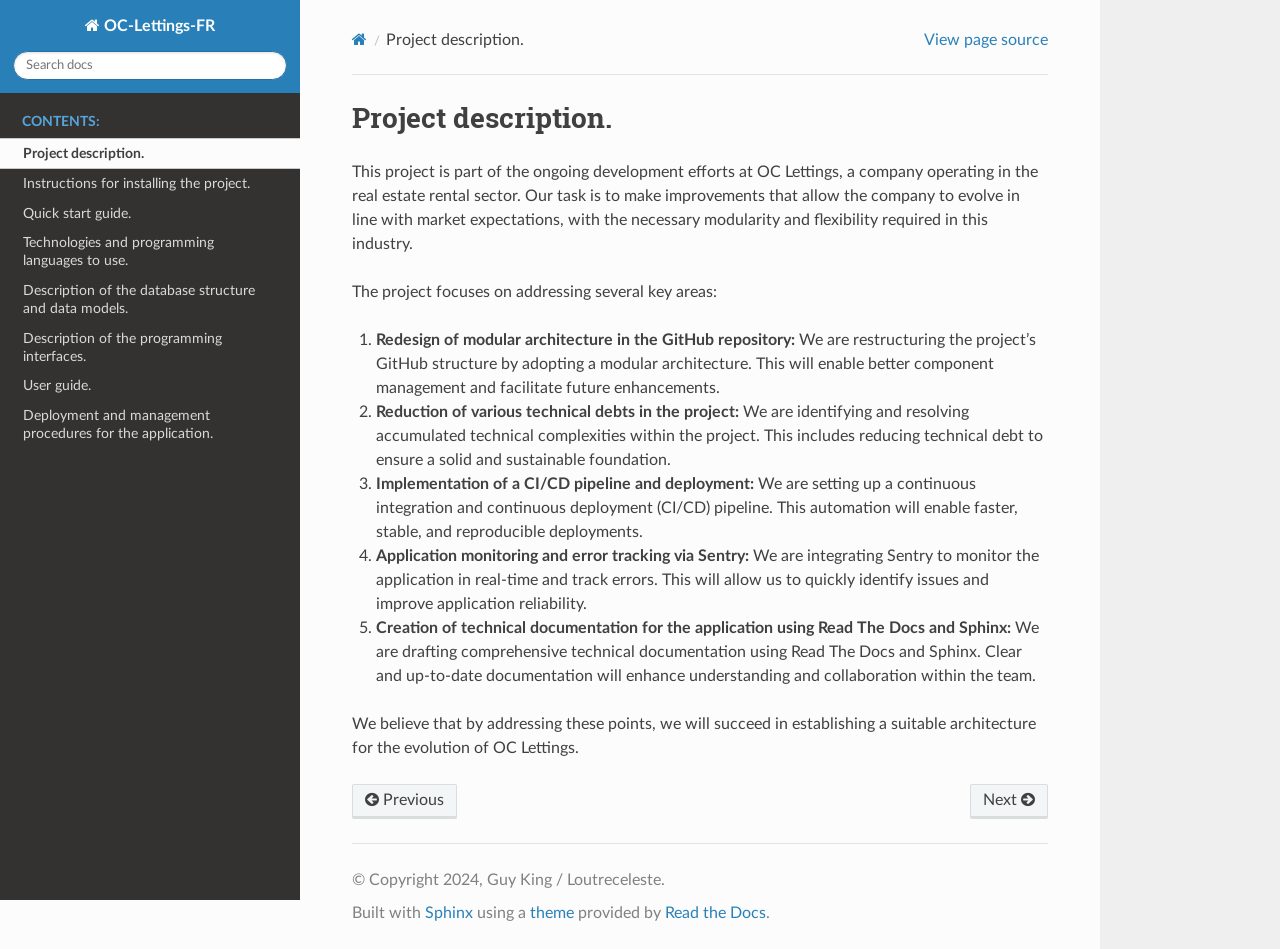
<file: docs/_build/html/project_description.html>
<!DOCTYPE html>
<html class="writer-html5" lang="en" data-content_root="./">
<head>
  <meta charset="utf-8" /><meta name="viewport" content="width=device-width, initial-scale=1" />

  <meta name="viewport" content="width=device-width, initial-scale=1.0" />
  <title>Project description. &mdash; OC-Lettings-FR  documentation</title>
      <link rel="stylesheet" type="text/css" href="_static/pygments.css?v=80d5e7a1" />
      <link rel="stylesheet" type="text/css" href="_static/css/theme.css?v=19f00094" />

  
  <!--[if lt IE 9]>
    <script src="_static/js/html5shiv.min.js"></script>
  <![endif]-->
  
        <script src="_static/jquery.js?v=5d32c60e"></script>
        <script src="_static/_sphinx_javascript_frameworks_compat.js?v=2cd50e6c"></script>
        <script src="_static/documentation_options.js?v=5929fcd5"></script>
        <script src="_static/doctools.js?v=888ff710"></script>
        <script src="_static/sphinx_highlight.js?v=dc90522c"></script>
    <script src="_static/js/theme.js"></script>
    <link rel="index" title="Index" href="genindex.html" />
    <link rel="search" title="Search" href="search.html" />
    <link rel="next" title="Instructions for installing the project." href="instructions_installing_project.html" />
    <link rel="prev" title="Welcome to OC-Lettings-FR’s documentation!" href="index.html" /> 
</head>

<body class="wy-body-for-nav"> 
  <div class="wy-grid-for-nav">
    <nav data-toggle="wy-nav-shift" class="wy-nav-side">
      <div class="wy-side-scroll">
        <div class="wy-side-nav-search" >

          
          
          <a href="index.html" class="icon icon-home">
            OC-Lettings-FR
          </a>
<div role="search">
  <form id="rtd-search-form" class="wy-form" action="search.html" method="get">
    <input type="text" name="q" placeholder="Search docs" aria-label="Search docs" />
    <input type="hidden" name="check_keywords" value="yes" />
    <input type="hidden" name="area" value="default" />
  </form>
</div>
        </div><div class="wy-menu wy-menu-vertical" data-spy="affix" role="navigation" aria-label="Navigation menu">
              <p class="caption" role="heading"><span class="caption-text">Contents:</span></p>
<ul class="current">
<li class="toctree-l1 current"><a class="current reference internal" href="#">Project description.</a></li>
<li class="toctree-l1"><a class="reference internal" href="instructions_installing_project.html">Instructions for installing the project.</a></li>
<li class="toctree-l1"><a class="reference internal" href="quick_start_guide.html">Quick start guide.</a></li>
<li class="toctree-l1"><a class="reference internal" href="technologies_programming_use.html">Technologies and programming languages to use.</a></li>
<li class="toctree-l1"><a class="reference internal" href="database_structure.html">Description of the database structure and data models.</a></li>
<li class="toctree-l1"><a class="reference internal" href="programming_interfaces.html">Description of the programming interfaces.</a></li>
<li class="toctree-l1"><a class="reference internal" href="user_guide.html">User guide.</a></li>
<li class="toctree-l1"><a class="reference internal" href="deployment_managment_procedures.html">Deployment and management procedures for the application.</a></li>
</ul>

        </div>
      </div>
    </nav>

    <section data-toggle="wy-nav-shift" class="wy-nav-content-wrap"><nav class="wy-nav-top" aria-label="Mobile navigation menu" >
          <i data-toggle="wy-nav-top" class="fa fa-bars"></i>
          <a href="index.html">OC-Lettings-FR</a>
      </nav>

      <div class="wy-nav-content">
        <div class="rst-content">
          <div role="navigation" aria-label="Page navigation">
  <ul class="wy-breadcrumbs">
      <li><a href="index.html" class="icon icon-home" aria-label="Home"></a></li>
      <li class="breadcrumb-item active">Project description.</li>
      <li class="wy-breadcrumbs-aside">
            <a href="_sources/project_description.rst.txt" rel="nofollow"> View page source</a>
      </li>
  </ul>
  <hr/>
</div>
          <div role="main" class="document" itemscope="itemscope" itemtype="http://schema.org/Article">
           <div itemprop="articleBody">
             
  <section id="project-description">
<h1>Project description.<a class="headerlink" href="#project-description" title="Link to this heading"></a></h1>
<p>This project is part of the ongoing development efforts at OC Lettings, a company operating in the real estate rental sector. Our task is to make improvements that allow the company to evolve in line with market expectations, with the necessary modularity and flexibility required in this industry.</p>
<p>The project focuses on addressing several key areas:</p>
<ol class="arabic simple">
<li><p><strong>Redesign of modular architecture in the GitHub repository:</strong> We are restructuring the project’s GitHub structure by adopting a modular architecture. This will enable better component management and facilitate future enhancements.</p></li>
<li><p><strong>Reduction of various technical debts in the project:</strong> We are identifying and resolving accumulated technical complexities within the project. This includes reducing technical debt to ensure a solid and sustainable foundation.</p></li>
<li><p><strong>Implementation of a CI/CD pipeline and deployment:</strong> We are setting up a continuous integration and continuous deployment (CI/CD) pipeline. This automation will enable faster, stable, and reproducible deployments.</p></li>
<li><p><strong>Application monitoring and error tracking via Sentry:</strong> We are integrating Sentry to monitor the application in real-time and track errors. This will allow us to quickly identify issues and improve application reliability.</p></li>
<li><p><strong>Creation of technical documentation for the application using Read The Docs and Sphinx:</strong> We are drafting comprehensive technical documentation using Read The Docs and Sphinx. Clear and up-to-date documentation will enhance understanding and collaboration within the team.</p></li>
</ol>
<p>We believe that by addressing these points, we will succeed in establishing a suitable architecture for the evolution of OC Lettings.</p>
</section>


           </div>
          </div>
          <footer><div class="rst-footer-buttons" role="navigation" aria-label="Footer">
        <a href="index.html" class="btn btn-neutral float-left" title="Welcome to OC-Lettings-FR’s documentation!" accesskey="p" rel="prev"><span class="fa fa-arrow-circle-left" aria-hidden="true"></span> Previous</a>
        <a href="instructions_installing_project.html" class="btn btn-neutral float-right" title="Instructions for installing the project." accesskey="n" rel="next">Next <span class="fa fa-arrow-circle-right" aria-hidden="true"></span></a>
    </div>

  <hr/>

  <div role="contentinfo">
    <p>&#169; Copyright 2024, Guy King / Loutreceleste.</p>
  </div>

  Built with <a href="https://www.sphinx-doc.org/">Sphinx</a> using a
    <a href="https://github.com/readthedocs/sphinx_rtd_theme">theme</a>
    provided by <a href="https://readthedocs.org">Read the Docs</a>.
   

</footer>
        </div>
      </div>
    </section>
  </div>
  <script>
      jQuery(function () {
          SphinxRtdTheme.Navigation.enable(true);
      });
  </script> 

</body>
</html>
</file>
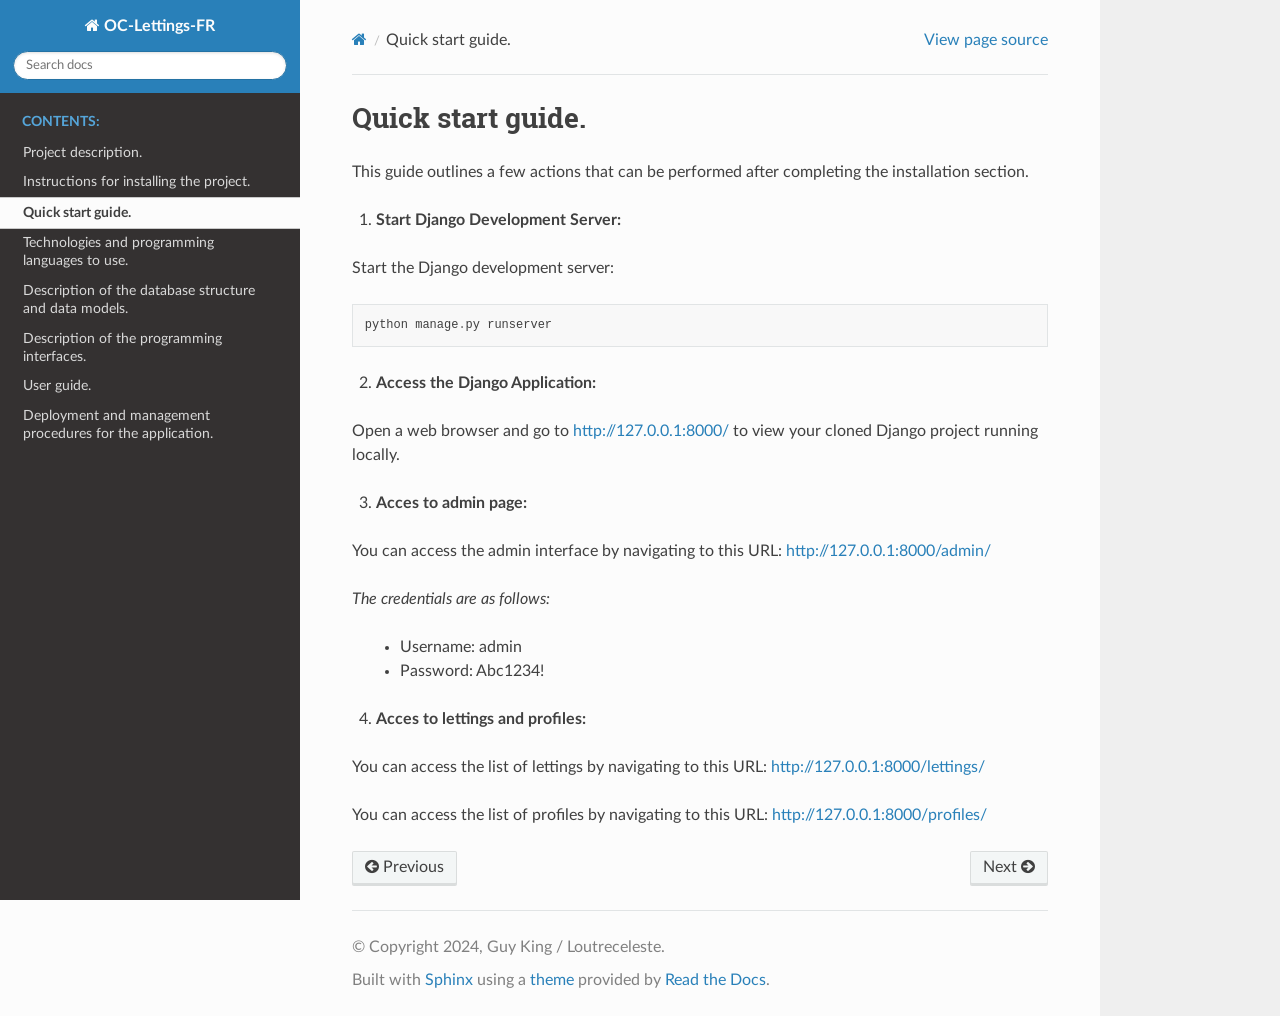
<file: docs/_build/html/quick_start_guide.html>
<!DOCTYPE html>
<html class="writer-html5" lang="en" data-content_root="./">
<head>
  <meta charset="utf-8" /><meta name="viewport" content="width=device-width, initial-scale=1" />

  <meta name="viewport" content="width=device-width, initial-scale=1.0" />
  <title>Quick start guide. &mdash; OC-Lettings-FR  documentation</title>
      <link rel="stylesheet" type="text/css" href="_static/pygments.css?v=80d5e7a1" />
      <link rel="stylesheet" type="text/css" href="_static/css/theme.css?v=19f00094" />

  
  <!--[if lt IE 9]>
    <script src="_static/js/html5shiv.min.js"></script>
  <![endif]-->
  
        <script src="_static/jquery.js?v=5d32c60e"></script>
        <script src="_static/_sphinx_javascript_frameworks_compat.js?v=2cd50e6c"></script>
        <script src="_static/documentation_options.js?v=5929fcd5"></script>
        <script src="_static/doctools.js?v=888ff710"></script>
        <script src="_static/sphinx_highlight.js?v=dc90522c"></script>
    <script src="_static/js/theme.js"></script>
    <link rel="index" title="Index" href="genindex.html" />
    <link rel="search" title="Search" href="search.html" />
    <link rel="next" title="Technologies and programming languages to use." href="technologies_programming_use.html" />
    <link rel="prev" title="Instructions for installing the project." href="instructions_installing_project.html" /> 
</head>

<body class="wy-body-for-nav"> 
  <div class="wy-grid-for-nav">
    <nav data-toggle="wy-nav-shift" class="wy-nav-side">
      <div class="wy-side-scroll">
        <div class="wy-side-nav-search" >

          
          
          <a href="index.html" class="icon icon-home">
            OC-Lettings-FR
          </a>
<div role="search">
  <form id="rtd-search-form" class="wy-form" action="search.html" method="get">
    <input type="text" name="q" placeholder="Search docs" aria-label="Search docs" />
    <input type="hidden" name="check_keywords" value="yes" />
    <input type="hidden" name="area" value="default" />
  </form>
</div>
        </div><div class="wy-menu wy-menu-vertical" data-spy="affix" role="navigation" aria-label="Navigation menu">
              <p class="caption" role="heading"><span class="caption-text">Contents:</span></p>
<ul class="current">
<li class="toctree-l1"><a class="reference internal" href="project_description.html">Project description.</a></li>
<li class="toctree-l1"><a class="reference internal" href="instructions_installing_project.html">Instructions for installing the project.</a></li>
<li class="toctree-l1 current"><a class="current reference internal" href="#">Quick start guide.</a></li>
<li class="toctree-l1"><a class="reference internal" href="technologies_programming_use.html">Technologies and programming languages to use.</a></li>
<li class="toctree-l1"><a class="reference internal" href="database_structure.html">Description of the database structure and data models.</a></li>
<li class="toctree-l1"><a class="reference internal" href="programming_interfaces.html">Description of the programming interfaces.</a></li>
<li class="toctree-l1"><a class="reference internal" href="user_guide.html">User guide.</a></li>
<li class="toctree-l1"><a class="reference internal" href="deployment_managment_procedures.html">Deployment and management procedures for the application.</a></li>
</ul>

        </div>
      </div>
    </nav>

    <section data-toggle="wy-nav-shift" class="wy-nav-content-wrap"><nav class="wy-nav-top" aria-label="Mobile navigation menu" >
          <i data-toggle="wy-nav-top" class="fa fa-bars"></i>
          <a href="index.html">OC-Lettings-FR</a>
      </nav>

      <div class="wy-nav-content">
        <div class="rst-content">
          <div role="navigation" aria-label="Page navigation">
  <ul class="wy-breadcrumbs">
      <li><a href="index.html" class="icon icon-home" aria-label="Home"></a></li>
      <li class="breadcrumb-item active">Quick start guide.</li>
      <li class="wy-breadcrumbs-aside">
            <a href="_sources/quick_start_guide.rst.txt" rel="nofollow"> View page source</a>
      </li>
  </ul>
  <hr/>
</div>
          <div role="main" class="document" itemscope="itemscope" itemtype="http://schema.org/Article">
           <div itemprop="articleBody">
             
  <section id="quick-start-guide">
<h1>Quick start guide.<a class="headerlink" href="#quick-start-guide" title="Link to this heading"></a></h1>
<p>This guide outlines a few actions that can be performed after completing the installation section.</p>
<ol class="arabic simple">
<li><p><strong>Start Django Development Server:</strong></p></li>
</ol>
<p>Start the Django development server:</p>
<div class="highlight-default notranslate"><div class="highlight"><pre><span></span><span class="n">python</span> <span class="n">manage</span><span class="o">.</span><span class="n">py</span> <span class="n">runserver</span>
</pre></div>
</div>
<ol class="arabic simple" start="2">
<li><p><strong>Access the Django Application:</strong></p></li>
</ol>
<p>Open a web browser and go to <a class="reference external" href="http://127.0.0.1:8000/">http://127.0.0.1:8000/</a> to view your cloned Django project running locally.</p>
<ol class="arabic simple" start="3">
<li><p><strong>Acces to admin page:</strong></p></li>
</ol>
<p>You can access the admin interface by navigating to this URL: <a class="reference external" href="http://127.0.0.1:8000/admin/">http://127.0.0.1:8000/admin/</a></p>
<p><em>The credentials are as follows:</em></p>
<blockquote>
<div><ul class="simple">
<li><p>Username: admin</p></li>
<li><p>Password: Abc1234!</p></li>
</ul>
</div></blockquote>
<ol class="arabic simple" start="4">
<li><p><strong>Acces to lettings and profiles:</strong></p></li>
</ol>
<p>You can access the list of lettings by navigating to this URL: <a class="reference external" href="http://127.0.0.1:8000/lettings/">http://127.0.0.1:8000/lettings/</a></p>
<p>You can access the list of profiles by navigating to this URL: <a class="reference external" href="http://127.0.0.1:8000/profiles/">http://127.0.0.1:8000/profiles/</a></p>
</section>


           </div>
          </div>
          <footer><div class="rst-footer-buttons" role="navigation" aria-label="Footer">
        <a href="instructions_installing_project.html" class="btn btn-neutral float-left" title="Instructions for installing the project." accesskey="p" rel="prev"><span class="fa fa-arrow-circle-left" aria-hidden="true"></span> Previous</a>
        <a href="technologies_programming_use.html" class="btn btn-neutral float-right" title="Technologies and programming languages to use." accesskey="n" rel="next">Next <span class="fa fa-arrow-circle-right" aria-hidden="true"></span></a>
    </div>

  <hr/>

  <div role="contentinfo">
    <p>&#169; Copyright 2024, Guy King / Loutreceleste.</p>
  </div>

  Built with <a href="https://www.sphinx-doc.org/">Sphinx</a> using a
    <a href="https://github.com/readthedocs/sphinx_rtd_theme">theme</a>
    provided by <a href="https://readthedocs.org">Read the Docs</a>.
   

</footer>
        </div>
      </div>
    </section>
  </div>
  <script>
      jQuery(function () {
          SphinxRtdTheme.Navigation.enable(true);
      });
  </script> 

</body>
</html>
</file>
<file: docs/_build/html/_static/pygments.css>
pre { line-height: 125%; }
td.linenos .normal { color: inherit; background-color: transparent; padding-left: 5px; padding-right: 5px; }
span.linenos { color: inherit; background-color: transparent; padding-left: 5px; padding-right: 5px; }
td.linenos .special { color: #000000; background-color: #ffffc0; padding-left: 5px; padding-right: 5px; }
span.linenos.special { color: #000000; background-color: #ffffc0; padding-left: 5px; padding-right: 5px; }
.highlight .hll { background-color: #ffffcc }
.highlight { background: #f8f8f8; }
.highlight .c { color: #3D7B7B; font-style: italic } /* Comment */
.highlight .err { border: 1px solid #FF0000 } /* Error */
.highlight .k { color: #008000; font-weight: bold } /* Keyword */
.highlight .o { color: #666666 } /* Operator */
.highlight .ch { color: #3D7B7B; font-style: italic } /* Comment.Hashbang */
.highlight .cm { color: #3D7B7B; font-style: italic } /* Comment.Multiline */
.highlight .cp { color: #9C6500 } /* Comment.Preproc */
.highlight .cpf { color: #3D7B7B; font-style: italic } /* Comment.PreprocFile */
.highlight .c1 { color: #3D7B7B; font-style: italic } /* Comment.Single */
.highlight .cs { color: #3D7B7B; font-style: italic } /* Comment.Special */
.highlight .gd { color: #A00000 } /* Generic.Deleted */
.highlight .ge { font-style: italic } /* Generic.Emph */
.highlight .ges { font-weight: bold; font-style: italic } /* Generic.EmphStrong */
.highlight .gr { color: #E40000 } /* Generic.Error */
.highlight .gh { color: #000080; font-weight: bold } /* Generic.Heading */
.highlight .gi { color: #008400 } /* Generic.Inserted */
.highlight .go { color: #717171 } /* Generic.Output */
.highlight .gp { color: #000080; font-weight: bold } /* Generic.Prompt */
.highlight .gs { font-weight: bold } /* Generic.Strong */
.highlight .gu { color: #800080; font-weight: bold } /* Generic.Subheading */
.highlight .gt { color: #0044DD } /* Generic.Traceback */
.highlight .kc { color: #008000; font-weight: bold } /* Keyword.Constant */
.highlight .kd { color: #008000; font-weight: bold } /* Keyword.Declaration */
.highlight .kn { color: #008000; font-weight: bold } /* Keyword.Namespace */
.highlight .kp { color: #008000 } /* Keyword.Pseudo */
.highlight .kr { color: #008000; font-weight: bold } /* Keyword.Reserved */
.highlight .kt { color: #B00040 } /* Keyword.Type */
.highlight .m { color: #666666 } /* Literal.Number */
.highlight .s { color: #BA2121 } /* Literal.String */
.highlight .na { color: #687822 } /* Name.Attribute */
.highlight .nb { color: #008000 } /* Name.Builtin */
.highlight .nc { color: #0000FF; font-weight: bold } /* Name.Class */
.highlight .no { color: #880000 } /* Name.Constant */
.highlight .nd { color: #AA22FF } /* Name.Decorator */
.highlight .ni { color: #717171; font-weight: bold } /* Name.Entity */
.highlight .ne { color: #CB3F38; font-weight: bold } /* Name.Exception */
.highlight .nf { color: #0000FF } /* Name.Function */
.highlight .nl { color: #767600 } /* Name.Label */
.highlight .nn { color: #0000FF; font-weight: bold } /* Name.Namespace */
.highlight .nt { color: #008000; font-weight: bold } /* Name.Tag */
.highlight .nv { color: #19177C } /* Name.Variable */
.highlight .ow { color: #AA22FF; font-weight: bold } /* Operator.Word */
.highlight .w { color: #bbbbbb } /* Text.Whitespace */
.highlight .mb { color: #666666 } /* Literal.Number.Bin */
.highlight .mf { color: #666666 } /* Literal.Number.Float */
.highlight .mh { color: #666666 } /* Literal.Number.Hex */
.highlight .mi { color: #666666 } /* Literal.Number.Integer */
.highlight .mo { color: #666666 } /* Literal.Number.Oct */
.highlight .sa { color: #BA2121 } /* Literal.String.Affix */
.highlight .sb { color: #BA2121 } /* Literal.String.Backtick */
.highlight .sc { color: #BA2121 } /* Literal.String.Char */
.highlight .dl { color: #BA2121 } /* Literal.String.Delimiter */
.highlight .sd { color: #BA2121; font-style: italic } /* Literal.String.Doc */
.highlight .s2 { color: #BA2121 } /* Literal.String.Double */
.highlight .se { color: #AA5D1F; font-weight: bold } /* Literal.String.Escape */
.highlight .sh { color: #BA2121 } /* Literal.String.Heredoc */
.highlight .si { color: #A45A77; font-weight: bold } /* Literal.String.Interpol */
.highlight .sx { color: #008000 } /* Literal.String.Other */
.highlight .sr { color: #A45A77 } /* Literal.String.Regex */
.highlight .s1 { color: #BA2121 } /* Literal.String.Single */
.highlight .ss { color: #19177C } /* Literal.String.Symbol */
.highlight .bp { color: #008000 } /* Name.Builtin.Pseudo */
.highlight .fm { color: #0000FF } /* Name.Function.Magic */
.highlight .vc { color: #19177C } /* Name.Variable.Class */
.highlight .vg { color: #19177C } /* Name.Variable.Global */
.highlight .vi { color: #19177C } /* Name.Variable.Instance */
.highlight .vm { color: #19177C } /* Name.Variable.Magic */
.highlight .il { color: #666666 } /* Literal.Number.Integer.Long */
</file>
<file: docs/_build/html/_static/css/theme.css>
html{box-sizing:border-box}*,:after,:before{box-sizing:inherit}article,aside,details,figcaption,figure,footer,header,hgroup,nav,section{display:block}audio,canvas,video{display:inline-block;*display:inline;*zoom:1}[hidden],audio:not([controls]){display:none}*{-webkit-box-sizing:border-box;-moz-box-sizing:border-box;box-sizing:border-box}html{font-size:100%;-webkit-text-size-adjust:100%;-ms-text-size-adjust:100%}body{margin:0}a:active,a:hover{outline:0}abbr[title]{border-bottom:1px dotted}b,strong{font-weight:700}blockquote{margin:0}dfn{font-style:italic}ins{background:#ff9;text-decoration:none}ins,mark{color:#000}mark{background:#ff0;font-style:italic;font-weight:700}.rst-content code,.rst-content tt,code,kbd,pre,samp{font-family:monospace,serif;_font-family:courier new,monospace;font-size:1em}pre{white-space:pre}q{quotes:none}q:after,q:before{content:"";content:none}small{font-size:85%}sub,sup{font-size:75%;line-height:0;position:relative;vertical-align:baseline}sup{top:-.5em}sub{bottom:-.25em}dl,ol,ul{margin:0;padding:0;list-style:none;list-style-image:none}li{list-style:none}dd{margin:0}img{border:0;-ms-interpolation-mode:bicubic;vertical-align:middle;max-width:100%}svg:not(:root){overflow:hidden}figure,form{margin:0}label{cursor:pointer}button,input,select,textarea{font-size:100%;margin:0;vertical-align:baseline;*vertical-align:middle}button,input{line-height:normal}button,input[type=button],input[type=reset],input[type=submit]{cursor:pointer;-webkit-appearance:button;*overflow:visible}button[disabled],input[disabled]{cursor:default}input[type=search]{-webkit-appearance:textfield;-moz-box-sizing:content-box;-webkit-box-sizing:content-box;box-sizing:content-box}textarea{resize:vertical}table{border-collapse:collapse;border-spacing:0}td{vertical-align:top}.chromeframe{margin:.2em 0;background:#ccc;color:#000;padding:.2em 0}.ir{display:block;border:0;text-indent:-999em;overflow:hidden;background-color:transparent;background-repeat:no-repeat;text-align:left;direction:ltr;*line-height:0}.ir br{display:none}.hidden{display:none!important;visibility:hidden}.visuallyhidden{border:0;clip:rect(0 0 0 0);height:1px;margin:-1px;overflow:hidden;padding:0;position:absolute;width:1px}.visuallyhidden.focusable:active,.visuallyhidden.focusable:focus{clip:auto;height:auto;margin:0;overflow:visible;position:static;width:auto}.invisible{visibility:hidden}.relative{position:relative}big,small{font-size:100%}@media print{body,html,section{background:none!important}*{box-shadow:none!important;text-shadow:none!important;filter:none!important;-ms-filter:none!important}a,a:visited{text-decoration:underline}.ir a:after,a[href^="#"]:after,a[href^="javascript:"]:after{content:""}blockquote,pre{page-break-inside:avoid}thead{display:table-header-group}img,tr{page-break-inside:avoid}img{max-width:100%!important}@page{margin:.5cm}.rst-content .toctree-wrapper>p.caption,h2,h3,p{orphans:3;widows:3}.rst-content .toctree-wrapper>p.caption,h2,h3{page-break-after:avoid}}.btn,.fa:before,.icon:before,.rst-content .admonition,.rst-content .admonition-title:before,.rst-content .admonition-todo,.rst-content .attention,.rst-content .caution,.rst-content .code-block-caption .headerlink:before,.rst-content .danger,.rst-content .eqno .headerlink:before,.rst-content .error,.rst-content .hint,.rst-content .important,.rst-content .note,.rst-content .seealso,.rst-content .tip,.rst-content .warning,.rst-content code.download span:first-child:before,.rst-content dl dt .headerlink:before,.rst-content h1 .headerlink:before,.rst-content h2 .headerlink:before,.rst-content h3 .headerlink:before,.rst-content h4 .headerlink:before,.rst-content h5 .headerlink:before,.rst-content h6 .headerlink:before,.rst-content p.caption .headerlink:before,.rst-content p .headerlink:before,.rst-content table>caption .headerlink:before,.rst-content tt.download span:first-child:before,.wy-alert,.wy-dropdown .caret:before,.wy-inline-validate.wy-inline-validate-danger .wy-input-context:before,.wy-inline-validate.wy-inline-validate-info .wy-input-context:before,.wy-inline-validate.wy-inline-validate-success .wy-input-context:before,.wy-inline-validate.wy-inline-validate-warning .wy-input-context:before,.wy-menu-vertical li.current>a button.toctree-expand:before,.wy-menu-vertical li.on a button.toctree-expand:before,.wy-menu-vertical li button.toctree-expand:before,input[type=color],input[type=date],input[type=datetime-local],input[type=datetime],input[type=email],input[type=month],input[type=number],input[type=password],input[type=search],input[type=tel],input[type=text],input[type=time],input[type=url],input[type=week],select,textarea{-webkit-font-smoothing:antialiased}.clearfix{*zoom:1}.clearfix:after,.clearfix:before{display:table;content:""}.clearfix:after{clear:both}/*!
 *  Font Awesome 4.7.0 by @davegandy - http://fontawesome.io - @fontawesome
 *  License - http://fontawesome.io/license (Font: SIL OFL 1.1, CSS: MIT License)
 */@font-face{font-family:FontAwesome;src:url(fonts/fontawesome-webfont.eot?674f50d287a8c48dc19ba404d20fe713);src:url(fonts/fontawesome-webfont.eot?674f50d287a8c48dc19ba404d20fe713?#iefix&v=4.7.0) format("embedded-opentype"),url(fonts/fontawesome-webfont.woff2?af7ae505a9eed503f8b8e6982036873e) format("woff2"),url(fonts/fontawesome-webfont.woff?fee66e712a8a08eef5805a46892932ad) format("woff"),url(fonts/fontawesome-webfont.ttf?b06871f281fee6b241d60582ae9369b9) format("truetype"),url(fonts/fontawesome-webfont.svg?912ec66d7572ff821749319396470bde#fontawesomeregular) format("svg");font-weight:400;font-style:normal}.fa,.icon,.rst-content .admonition-title,.rst-content .code-block-caption .headerlink,.rst-content .eqno .headerlink,.rst-content code.download span:first-child,.rst-content dl dt .headerlink,.rst-content h1 .headerlink,.rst-content h2 .headerlink,.rst-content h3 .headerlink,.rst-content h4 .headerlink,.rst-content h5 .headerlink,.rst-content h6 .headerlink,.rst-content p.caption .headerlink,.rst-content p .headerlink,.rst-content table>caption .headerlink,.rst-content tt.download span:first-child,.wy-menu-vertical li.current>a button.toctree-expand,.wy-menu-vertical li.on a button.toctree-expand,.wy-menu-vertical li button.toctree-expand{display:inline-block;font:normal normal normal 14px/1 FontAwesome;font-size:inherit;text-rendering:auto;-webkit-font-smoothing:antialiased;-moz-osx-font-smoothing:grayscale}.fa-lg{font-size:1.33333em;line-height:.75em;vertical-align:-15%}.fa-2x{font-size:2em}.fa-3x{font-size:3em}.fa-4x{font-size:4em}.fa-5x{font-size:5em}.fa-fw{width:1.28571em;text-align:center}.fa-ul{padding-left:0;margin-left:2.14286em;list-style-type:none}.fa-ul>li{position:relative}.fa-li{position:absolute;left:-2.14286em;width:2.14286em;top:.14286em;text-align:center}.fa-li.fa-lg{left:-1.85714em}.fa-border{padding:.2em .25em .15em;border:.08em solid #eee;border-radius:.1em}.fa-pull-left{float:left}.fa-pull-right{float:right}.fa-pull-left.icon,.fa.fa-pull-left,.rst-content .code-block-caption .fa-pull-left.headerlink,.rst-content .eqno .fa-pull-left.headerlink,.rst-content .fa-pull-left.admonition-title,.rst-content code.download span.fa-pull-left:first-child,.rst-content dl dt .fa-pull-left.headerlink,.rst-content h1 .fa-pull-left.headerlink,.rst-content h2 .fa-pull-left.headerlink,.rst-content h3 .fa-pull-left.headerlink,.rst-content h4 .fa-pull-left.headerlink,.rst-content h5 .fa-pull-left.headerlink,.rst-content h6 .fa-pull-left.headerlink,.rst-content p .fa-pull-left.headerlink,.rst-content table>caption .fa-pull-left.headerlink,.rst-content tt.download span.fa-pull-left:first-child,.wy-menu-vertical li.current>a button.fa-pull-left.toctree-expand,.wy-menu-vertical li.on a button.fa-pull-left.toctree-expand,.wy-menu-vertical li button.fa-pull-left.toctree-expand{margin-right:.3em}.fa-pull-right.icon,.fa.fa-pull-right,.rst-content .code-block-caption .fa-pull-right.headerlink,.rst-content .eqno .fa-pull-right.headerlink,.rst-content .fa-pull-right.admonition-title,.rst-content code.download span.fa-pull-right:first-child,.rst-content dl dt .fa-pull-right.headerlink,.rst-content h1 .fa-pull-right.headerlink,.rst-content h2 .fa-pull-right.headerlink,.rst-content h3 .fa-pull-right.headerlink,.rst-content h4 .fa-pull-right.headerlink,.rst-content h5 .fa-pull-right.headerlink,.rst-content h6 .fa-pull-right.headerlink,.rst-content p .fa-pull-right.headerlink,.rst-content table>caption .fa-pull-right.headerlink,.rst-content tt.download span.fa-pull-right:first-child,.wy-menu-vertical li.current>a button.fa-pull-right.toctree-expand,.wy-menu-vertical li.on a button.fa-pull-right.toctree-expand,.wy-menu-vertical li button.fa-pull-right.toctree-expand{margin-left:.3em}.pull-right{float:right}.pull-left{float:left}.fa.pull-left,.pull-left.icon,.rst-content .code-block-caption .pull-left.headerlink,.rst-content .eqno .pull-left.headerlink,.rst-content .pull-left.admonition-title,.rst-content code.download span.pull-left:first-child,.rst-content dl dt .pull-left.headerlink,.rst-content h1 .pull-left.headerlink,.rst-content h2 .pull-left.headerlink,.rst-content h3 .pull-left.headerlink,.rst-content h4 .pull-left.headerlink,.rst-content h5 .pull-left.headerlink,.rst-content h6 .pull-left.headerlink,.rst-content p .pull-left.headerlink,.rst-content table>caption .pull-left.headerlink,.rst-content tt.download span.pull-left:first-child,.wy-menu-vertical li.current>a button.pull-left.toctree-expand,.wy-menu-vertical li.on a button.pull-left.toctree-expand,.wy-menu-vertical li button.pull-left.toctree-expand{margin-right:.3em}.fa.pull-right,.pull-right.icon,.rst-content .code-block-caption .pull-right.headerlink,.rst-content .eqno .pull-right.headerlink,.rst-content .pull-right.admonition-title,.rst-content code.download span.pull-right:first-child,.rst-content dl dt .pull-right.headerlink,.rst-content h1 .pull-right.headerlink,.rst-content h2 .pull-right.headerlink,.rst-content h3 .pull-right.headerlink,.rst-content h4 .pull-right.headerlink,.rst-content h5 .pull-right.headerlink,.rst-content h6 .pull-right.headerlink,.rst-content p .pull-right.headerlink,.rst-content table>caption .pull-right.headerlink,.rst-content tt.download span.pull-right:first-child,.wy-menu-vertical li.current>a button.pull-right.toctree-expand,.wy-menu-vertical li.on a button.pull-right.toctree-expand,.wy-menu-vertical li button.pull-right.toctree-expand{margin-left:.3em}.fa-spin{-webkit-animation:fa-spin 2s linear infinite;animation:fa-spin 2s linear infinite}.fa-pulse{-webkit-animation:fa-spin 1s steps(8) infinite;animation:fa-spin 1s steps(8) infinite}@-webkit-keyframes fa-spin{0%{-webkit-transform:rotate(0deg);transform:rotate(0deg)}to{-webkit-transform:rotate(359deg);transform:rotate(359deg)}}@keyframes fa-spin{0%{-webkit-transform:rotate(0deg);transform:rotate(0deg)}to{-webkit-transform:rotate(359deg);transform:rotate(359deg)}}.fa-rotate-90{-ms-filter:"progid:DXImageTransform.Microsoft.BasicImage(rotation=1)";-webkit-transform:rotate(90deg);-ms-transform:rotate(90deg);transform:rotate(90deg)}.fa-rotate-180{-ms-filter:"progid:DXImageTransform.Microsoft.BasicImage(rotation=2)";-webkit-transform:rotate(180deg);-ms-transform:rotate(180deg);transform:rotate(180deg)}.fa-rotate-270{-ms-filter:"progid:DXImageTransform.Microsoft.BasicImage(rotation=3)";-webkit-transform:rotate(270deg);-ms-transform:rotate(270deg);transform:rotate(270deg)}.fa-flip-horizontal{-ms-filter:"progid:DXImageTransform.Microsoft.BasicImage(rotation=0, mirror=1)";-webkit-transform:scaleX(-1);-ms-transform:scaleX(-1);transform:scaleX(-1)}.fa-flip-vertical{-ms-filter:"progid:DXImageTransform.Microsoft.BasicImage(rotation=2, mirror=1)";-webkit-transform:scaleY(-1);-ms-transform:scaleY(-1);transform:scaleY(-1)}:root .fa-flip-horizontal,:root .fa-flip-vertical,:root .fa-rotate-90,:root .fa-rotate-180,:root .fa-rotate-270{filter:none}.fa-stack{position:relative;display:inline-block;width:2em;height:2em;line-height:2em;vertical-align:middle}.fa-stack-1x,.fa-stack-2x{position:absolute;left:0;width:100%;text-align:center}.fa-stack-1x{line-height:inherit}.fa-stack-2x{font-size:2em}.fa-inverse{color:#fff}.fa-glass:before{content:""}.fa-music:before{content:""}.fa-search:before,.icon-search:before{content:""}.fa-envelope-o:before{content:""}.fa-heart:before{content:""}.fa-star:before{content:""}.fa-star-o:before{content:""}.fa-user:before{content:""}.fa-film:before{content:""}.fa-th-large:before{content:""}.fa-th:before{content:""}.fa-th-list:before{content:""}.fa-check:before{content:""}.fa-close:before,.fa-remove:before,.fa-times:before{content:""}.fa-search-plus:before{content:""}.fa-search-minus:before{content:""}.fa-power-off:before{content:""}.fa-signal:before{content:""}.fa-cog:before,.fa-gear:before{content:""}.fa-trash-o:before{content:""}.fa-home:before,.icon-home:before{content:""}.fa-file-o:before{content:""}.fa-clock-o:before{content:""}.fa-road:before{content:""}.fa-download:before,.rst-content code.download span:first-child:before,.rst-content tt.download span:first-child:before{content:""}.fa-arrow-circle-o-down:before{content:""}.fa-arrow-circle-o-up:before{content:""}.fa-inbox:before{content:""}.fa-play-circle-o:before{content:""}.fa-repeat:before,.fa-rotate-right:before{content:""}.fa-refresh:before{content:""}.fa-list-alt:before{content:""}.fa-lock:before{content:""}.fa-flag:before{content:""}.fa-headphones:before{content:""}.fa-volume-off:before{content:""}.fa-volume-down:before{content:""}.fa-volume-up:before{content:""}.fa-qrcode:before{content:""}.fa-barcode:before{content:""}.fa-tag:before{content:""}.fa-tags:before{content:""}.fa-book:before,.icon-book:before{content:""}.fa-bookmark:before{content:""}.fa-print:before{content:""}.fa-camera:before{content:""}.fa-font:before{content:""}.fa-bold:before{content:""}.fa-italic:before{content:""}.fa-text-height:before{content:""}.fa-text-width:before{content:""}.fa-align-left:before{content:""}.fa-align-center:before{content:""}.fa-align-right:before{content:""}.fa-align-justify:before{content:""}.fa-list:before{content:""}.fa-dedent:before,.fa-outdent:before{content:""}.fa-indent:before{content:""}.fa-video-camera:before{content:""}.fa-image:before,.fa-photo:before,.fa-picture-o:before{content:""}.fa-pencil:before{content:""}.fa-map-marker:before{content:""}.fa-adjust:before{content:""}.fa-tint:before{content:""}.fa-edit:before,.fa-pencil-square-o:before{content:""}.fa-share-square-o:before{content:""}.fa-check-square-o:before{content:""}.fa-arrows:before{content:""}.fa-step-backward:before{content:""}.fa-fast-backward:before{content:""}.fa-backward:before{content:""}.fa-play:before{content:""}.fa-pause:before{content:""}.fa-stop:before{content:""}.fa-forward:before{content:""}.fa-fast-forward:before{content:""}.fa-step-forward:before{content:""}.fa-eject:before{content:""}.fa-chevron-left:before{content:""}.fa-chevron-right:before{content:""}.fa-plus-circle:before{content:""}.fa-minus-circle:before{content:""}.fa-times-circle:before,.wy-inline-validate.wy-inline-validate-danger .wy-input-context:before{content:""}.fa-check-circle:before,.wy-inline-validate.wy-inline-validate-success .wy-input-context:before{content:""}.fa-question-circle:before{content:""}.fa-info-circle:before{content:""}.fa-crosshairs:before{content:""}.fa-times-circle-o:before{content:""}.fa-check-circle-o:before{content:""}.fa-ban:before{content:""}.fa-arrow-left:before{content:""}.fa-arrow-right:before{content:""}.fa-arrow-up:before{content:""}.fa-arrow-down:before{content:""}.fa-mail-forward:before,.fa-share:before{content:""}.fa-expand:before{content:""}.fa-compress:before{content:""}.fa-plus:before{content:""}.fa-minus:before{content:""}.fa-asterisk:before{content:""}.fa-exclamation-circle:before,.rst-content .admonition-title:before,.wy-inline-validate.wy-inline-validate-info .wy-input-context:before,.wy-inline-validate.wy-inline-validate-warning .wy-input-context:before{content:""}.fa-gift:before{content:""}.fa-leaf:before{content:""}.fa-fire:before,.icon-fire:before{content:""}.fa-eye:before{content:""}.fa-eye-slash:before{content:""}.fa-exclamation-triangle:before,.fa-warning:before{content:""}.fa-plane:before{content:""}.fa-calendar:before{content:""}.fa-random:before{content:""}.fa-comment:before{content:""}.fa-magnet:before{content:""}.fa-chevron-up:before{content:""}.fa-chevron-down:before{content:""}.fa-retweet:before{content:""}.fa-shopping-cart:before{content:""}.fa-folder:before{content:""}.fa-folder-open:before{content:""}.fa-arrows-v:before{content:""}.fa-arrows-h:before{content:""}.fa-bar-chart-o:before,.fa-bar-chart:before{content:""}.fa-twitter-square:before{content:""}.fa-facebook-square:before{content:""}.fa-camera-retro:before{content:""}.fa-key:before{content:""}.fa-cogs:before,.fa-gears:before{content:""}.fa-comments:before{content:""}.fa-thumbs-o-up:before{content:""}.fa-thumbs-o-down:before{content:""}.fa-star-half:before{content:""}.fa-heart-o:before{content:""}.fa-sign-out:before{content:""}.fa-linkedin-square:before{content:""}.fa-thumb-tack:before{content:""}.fa-external-link:before{content:""}.fa-sign-in:before{content:""}.fa-trophy:before{content:""}.fa-github-square:before{content:""}.fa-upload:before{content:""}.fa-lemon-o:before{content:""}.fa-phone:before{content:""}.fa-square-o:before{content:""}.fa-bookmark-o:before{content:""}.fa-phone-square:before{content:""}.fa-twitter:before{content:""}.fa-facebook-f:before,.fa-facebook:before{content:""}.fa-github:before,.icon-github:before{content:""}.fa-unlock:before{content:""}.fa-credit-card:before{content:""}.fa-feed:before,.fa-rss:before{content:""}.fa-hdd-o:before{content:""}.fa-bullhorn:before{content:""}.fa-bell:before{content:""}.fa-certificate:before{content:""}.fa-hand-o-right:before{content:""}.fa-hand-o-left:before{content:""}.fa-hand-o-up:before{content:""}.fa-hand-o-down:before{content:""}.fa-arrow-circle-left:before,.icon-circle-arrow-left:before{content:""}.fa-arrow-circle-right:before,.icon-circle-arrow-right:before{content:""}.fa-arrow-circle-up:before{content:""}.fa-arrow-circle-down:before{content:""}.fa-globe:before{content:""}.fa-wrench:before{content:""}.fa-tasks:before{content:""}.fa-filter:before{content:""}.fa-briefcase:before{content:""}.fa-arrows-alt:before{content:""}.fa-group:before,.fa-users:before{content:""}.fa-chain:before,.fa-link:before,.icon-link:before{content:""}.fa-cloud:before{content:""}.fa-flask:before{content:""}.fa-cut:before,.fa-scissors:before{content:""}.fa-copy:before,.fa-files-o:before{content:""}.fa-paperclip:before{content:""}.fa-floppy-o:before,.fa-save:before{content:""}.fa-square:before{content:""}.fa-bars:before,.fa-navicon:before,.fa-reorder:before{content:""}.fa-list-ul:before{content:""}.fa-list-ol:before{content:""}.fa-strikethrough:before{content:""}.fa-underline:before{content:""}.fa-table:before{content:""}.fa-magic:before{content:""}.fa-truck:before{content:""}.fa-pinterest:before{content:""}.fa-pinterest-square:before{content:""}.fa-google-plus-square:before{content:""}.fa-google-plus:before{content:""}.fa-money:before{content:""}.fa-caret-down:before,.icon-caret-down:before,.wy-dropdown .caret:before{content:""}.fa-caret-up:before{content:""}.fa-caret-left:before{content:""}.fa-caret-right:before{content:""}.fa-columns:before{content:""}.fa-sort:before,.fa-unsorted:before{content:""}.fa-sort-desc:before,.fa-sort-down:before{content:""}.fa-sort-asc:before,.fa-sort-up:before{content:""}.fa-envelope:before{content:""}.fa-linkedin:before{content:""}.fa-rotate-left:before,.fa-undo:before{content:""}.fa-gavel:before,.fa-legal:before{content:""}.fa-dashboard:before,.fa-tachometer:before{content:""}.fa-comment-o:before{content:""}.fa-comments-o:before{content:""}.fa-bolt:before,.fa-flash:before{content:""}.fa-sitemap:before{content:""}.fa-umbrella:before{content:""}.fa-clipboard:before,.fa-paste:before{content:""}.fa-lightbulb-o:before{content:""}.fa-exchange:before{content:""}.fa-cloud-download:before{content:""}.fa-cloud-upload:before{content:""}.fa-user-md:before{content:""}.fa-stethoscope:before{content:""}.fa-suitcase:before{content:""}.fa-bell-o:before{content:""}.fa-coffee:before{content:""}.fa-cutlery:before{content:""}.fa-file-text-o:before{content:""}.fa-building-o:before{content:""}.fa-hospital-o:before{content:""}.fa-ambulance:before{content:""}.fa-medkit:before{content:""}.fa-fighter-jet:before{content:""}.fa-beer:before{content:""}.fa-h-square:before{content:""}.fa-plus-square:before{content:""}.fa-angle-double-left:before{content:""}.fa-angle-double-right:before{content:""}.fa-angle-double-up:before{content:""}.fa-angle-double-down:before{content:""}.fa-angle-left:before{content:""}.fa-angle-right:before{content:""}.fa-angle-up:before{content:""}.fa-angle-down:before{content:""}.fa-desktop:before{content:""}.fa-laptop:before{content:""}.fa-tablet:before{content:""}.fa-mobile-phone:before,.fa-mobile:before{content:""}.fa-circle-o:before{content:""}.fa-quote-left:before{content:""}.fa-quote-right:before{content:""}.fa-spinner:before{content:""}.fa-circle:before{content:""}.fa-mail-reply:before,.fa-reply:before{content:""}.fa-github-alt:before{content:""}.fa-folder-o:before{content:""}.fa-folder-open-o:before{content:""}.fa-smile-o:before{content:""}.fa-frown-o:before{content:""}.fa-meh-o:before{content:""}.fa-gamepad:before{content:""}.fa-keyboard-o:before{content:""}.fa-flag-o:before{content:""}.fa-flag-checkered:before{content:""}.fa-terminal:before{content:""}.fa-code:before{content:""}.fa-mail-reply-all:before,.fa-reply-all:before{content:""}.fa-star-half-empty:before,.fa-star-half-full:before,.fa-star-half-o:before{content:""}.fa-location-arrow:before{content:""}.fa-crop:before{content:""}.fa-code-fork:before{content:""}.fa-chain-broken:before,.fa-unlink:before{content:""}.fa-question:before{content:""}.fa-info:before{content:""}.fa-exclamation:before{content:""}.fa-superscript:before{content:""}.fa-subscript:before{content:""}.fa-eraser:before{content:""}.fa-puzzle-piece:before{content:""}.fa-microphone:before{content:""}.fa-microphone-slash:before{content:""}.fa-shield:before{content:""}.fa-calendar-o:before{content:""}.fa-fire-extinguisher:before{content:""}.fa-rocket:before{content:""}.fa-maxcdn:before{content:""}.fa-chevron-circle-left:before{content:""}.fa-chevron-circle-right:before{content:""}.fa-chevron-circle-up:before{content:""}.fa-chevron-circle-down:before{content:""}.fa-html5:before{content:""}.fa-css3:before{content:""}.fa-anchor:before{content:""}.fa-unlock-alt:before{content:""}.fa-bullseye:before{content:""}.fa-ellipsis-h:before{content:""}.fa-ellipsis-v:before{content:""}.fa-rss-square:before{content:""}.fa-play-circle:before{content:""}.fa-ticket:before{content:""}.fa-minus-square:before{content:""}.fa-minus-square-o:before,.wy-menu-vertical li.current>a button.toctree-expand:before,.wy-menu-vertical li.on a button.toctree-expand:before{content:""}.fa-level-up:before{content:""}.fa-level-down:before{content:""}.fa-check-square:before{content:""}.fa-pencil-square:before{content:""}.fa-external-link-square:before{content:""}.fa-share-square:before{content:""}.fa-compass:before{content:""}.fa-caret-square-o-down:before,.fa-toggle-down:before{content:""}.fa-caret-square-o-up:before,.fa-toggle-up:before{content:""}.fa-caret-square-o-right:before,.fa-toggle-right:before{content:""}.fa-eur:before,.fa-euro:before{content:""}.fa-gbp:before{content:""}.fa-dollar:before,.fa-usd:before{content:""}.fa-inr:before,.fa-rupee:before{content:""}.fa-cny:before,.fa-jpy:before,.fa-rmb:before,.fa-yen:before{content:""}.fa-rouble:before,.fa-rub:before,.fa-ruble:before{content:""}.fa-krw:before,.fa-won:before{content:""}.fa-bitcoin:before,.fa-btc:before{content:""}.fa-file:before{content:""}.fa-file-text:before{content:""}.fa-sort-alpha-asc:before{content:""}.fa-sort-alpha-desc:before{content:""}.fa-sort-amount-asc:before{content:""}.fa-sort-amount-desc:before{content:""}.fa-sort-numeric-asc:before{content:""}.fa-sort-numeric-desc:before{content:""}.fa-thumbs-up:before{content:""}.fa-thumbs-down:before{content:""}.fa-youtube-square:before{content:""}.fa-youtube:before{content:""}.fa-xing:before{content:""}.fa-xing-square:before{content:""}.fa-youtube-play:before{content:""}.fa-dropbox:before{content:""}.fa-stack-overflow:before{content:""}.fa-instagram:before{content:""}.fa-flickr:before{content:""}.fa-adn:before{content:""}.fa-bitbucket:before,.icon-bitbucket:before{content:""}.fa-bitbucket-square:before{content:""}.fa-tumblr:before{content:""}.fa-tumblr-square:before{content:""}.fa-long-arrow-down:before{content:""}.fa-long-arrow-up:before{content:""}.fa-long-arrow-left:before{content:""}.fa-long-arrow-right:before{content:""}.fa-apple:before{content:""}.fa-windows:before{content:""}.fa-android:before{content:""}.fa-linux:before{content:""}.fa-dribbble:before{content:""}.fa-skype:before{content:""}.fa-foursquare:before{content:""}.fa-trello:before{content:""}.fa-female:before{content:""}.fa-male:before{content:""}.fa-gittip:before,.fa-gratipay:before{content:""}.fa-sun-o:before{content:""}.fa-moon-o:before{content:""}.fa-archive:before{content:""}.fa-bug:before{content:""}.fa-vk:before{content:""}.fa-weibo:before{content:""}.fa-renren:before{content:""}.fa-pagelines:before{content:""}.fa-stack-exchange:before{content:""}.fa-arrow-circle-o-right:before{content:""}.fa-arrow-circle-o-left:before{content:""}.fa-caret-square-o-left:before,.fa-toggle-left:before{content:""}.fa-dot-circle-o:before{content:""}.fa-wheelchair:before{content:""}.fa-vimeo-square:before{content:""}.fa-try:before,.fa-turkish-lira:before{content:""}.fa-plus-square-o:before,.wy-menu-vertical li button.toctree-expand:before{content:""}.fa-space-shuttle:before{content:""}.fa-slack:before{content:""}.fa-envelope-square:before{content:""}.fa-wordpress:before{content:""}.fa-openid:before{content:""}.fa-bank:before,.fa-institution:before,.fa-university:before{content:""}.fa-graduation-cap:before,.fa-mortar-board:before{content:""}.fa-yahoo:before{content:""}.fa-google:before{content:""}.fa-reddit:before{content:""}.fa-reddit-square:before{content:""}.fa-stumbleupon-circle:before{content:""}.fa-stumbleupon:before{content:""}.fa-delicious:before{content:""}.fa-digg:before{content:""}.fa-pied-piper-pp:before{content:""}.fa-pied-piper-alt:before{content:""}.fa-drupal:before{content:""}.fa-joomla:before{content:""}.fa-language:before{content:""}.fa-fax:before{content:""}.fa-building:before{content:""}.fa-child:before{content:""}.fa-paw:before{content:""}.fa-spoon:before{content:""}.fa-cube:before{content:""}.fa-cubes:before{content:""}.fa-behance:before{content:""}.fa-behance-square:before{content:""}.fa-steam:before{content:""}.fa-steam-square:before{content:""}.fa-recycle:before{content:""}.fa-automobile:before,.fa-car:before{content:""}.fa-cab:before,.fa-taxi:before{content:""}.fa-tree:before{content:""}.fa-spotify:before{content:""}.fa-deviantart:before{content:""}.fa-soundcloud:before{content:""}.fa-database:before{content:""}.fa-file-pdf-o:before{content:""}.fa-file-word-o:before{content:""}.fa-file-excel-o:before{content:""}.fa-file-powerpoint-o:before{content:""}.fa-file-image-o:before,.fa-file-photo-o:before,.fa-file-picture-o:before{content:""}.fa-file-archive-o:before,.fa-file-zip-o:before{content:""}.fa-file-audio-o:before,.fa-file-sound-o:before{content:""}.fa-file-movie-o:before,.fa-file-video-o:before{content:""}.fa-file-code-o:before{content:""}.fa-vine:before{content:""}.fa-codepen:before{content:""}.fa-jsfiddle:before{content:""}.fa-life-bouy:before,.fa-life-buoy:before,.fa-life-ring:before,.fa-life-saver:before,.fa-support:before{content:""}.fa-circle-o-notch:before{content:""}.fa-ra:before,.fa-rebel:before,.fa-resistance:before{content:""}.fa-empire:before,.fa-ge:before{content:""}.fa-git-square:before{content:""}.fa-git:before{content:""}.fa-hacker-news:before,.fa-y-combinator-square:before,.fa-yc-square:before{content:""}.fa-tencent-weibo:before{content:""}.fa-qq:before{content:""}.fa-wechat:before,.fa-weixin:before{content:""}.fa-paper-plane:before,.fa-send:before{content:""}.fa-paper-plane-o:before,.fa-send-o:before{content:""}.fa-history:before{content:""}.fa-circle-thin:before{content:""}.fa-header:before{content:""}.fa-paragraph:before{content:""}.fa-sliders:before{content:""}.fa-share-alt:before{content:""}.fa-share-alt-square:before{content:""}.fa-bomb:before{content:""}.fa-futbol-o:before,.fa-soccer-ball-o:before{content:""}.fa-tty:before{content:""}.fa-binoculars:before{content:""}.fa-plug:before{content:""}.fa-slideshare:before{content:""}.fa-twitch:before{content:""}.fa-yelp:before{content:""}.fa-newspaper-o:before{content:""}.fa-wifi:before{content:""}.fa-calculator:before{content:""}.fa-paypal:before{content:""}.fa-google-wallet:before{content:""}.fa-cc-visa:before{content:""}.fa-cc-mastercard:before{content:""}.fa-cc-discover:before{content:""}.fa-cc-amex:before{content:""}.fa-cc-paypal:before{content:""}.fa-cc-stripe:before{content:""}.fa-bell-slash:before{content:""}.fa-bell-slash-o:before{content:""}.fa-trash:before{content:""}.fa-copyright:before{content:""}.fa-at:before{content:""}.fa-eyedropper:before{content:""}.fa-paint-brush:before{content:""}.fa-birthday-cake:before{content:""}.fa-area-chart:before{content:""}.fa-pie-chart:before{content:""}.fa-line-chart:before{content:""}.fa-lastfm:before{content:""}.fa-lastfm-square:before{content:""}.fa-toggle-off:before{content:""}.fa-toggle-on:before{content:""}.fa-bicycle:before{content:""}.fa-bus:before{content:""}.fa-ioxhost:before{content:""}.fa-angellist:before{content:""}.fa-cc:before{content:""}.fa-ils:before,.fa-shekel:before,.fa-sheqel:before{content:""}.fa-meanpath:before{content:""}.fa-buysellads:before{content:""}.fa-connectdevelop:before{content:""}.fa-dashcube:before{content:""}.fa-forumbee:before{content:""}.fa-leanpub:before{content:""}.fa-sellsy:before{content:""}.fa-shirtsinbulk:before{content:""}.fa-simplybuilt:before{content:""}.fa-skyatlas:before{content:""}.fa-cart-plus:before{content:""}.fa-cart-arrow-down:before{content:""}.fa-diamond:before{content:""}.fa-ship:before{content:""}.fa-user-secret:before{content:""}.fa-motorcycle:before{content:""}.fa-street-view:before{content:""}.fa-heartbeat:before{content:""}.fa-venus:before{content:""}.fa-mars:before{content:""}.fa-mercury:before{content:""}.fa-intersex:before,.fa-transgender:before{content:""}.fa-transgender-alt:before{content:""}.fa-venus-double:before{content:""}.fa-mars-double:before{content:""}.fa-venus-mars:before{content:""}.fa-mars-stroke:before{content:""}.fa-mars-stroke-v:before{content:""}.fa-mars-stroke-h:before{content:""}.fa-neuter:before{content:""}.fa-genderless:before{content:""}.fa-facebook-official:before{content:""}.fa-pinterest-p:before{content:""}.fa-whatsapp:before{content:""}.fa-server:before{content:""}.fa-user-plus:before{content:""}.fa-user-times:before{content:""}.fa-bed:before,.fa-hotel:before{content:""}.fa-viacoin:before{content:""}.fa-train:before{content:""}.fa-subway:before{content:""}.fa-medium:before{content:""}.fa-y-combinator:before,.fa-yc:before{content:""}.fa-optin-monster:before{content:""}.fa-opencart:before{content:""}.fa-expeditedssl:before{content:""}.fa-battery-4:before,.fa-battery-full:before,.fa-battery:before{content:""}.fa-battery-3:before,.fa-battery-three-quarters:before{content:""}.fa-battery-2:before,.fa-battery-half:before{content:""}.fa-battery-1:before,.fa-battery-quarter:before{content:""}.fa-battery-0:before,.fa-battery-empty:before{content:""}.fa-mouse-pointer:before{content:""}.fa-i-cursor:before{content:""}.fa-object-group:before{content:""}.fa-object-ungroup:before{content:""}.fa-sticky-note:before{content:""}.fa-sticky-note-o:before{content:""}.fa-cc-jcb:before{content:""}.fa-cc-diners-club:before{content:""}.fa-clone:before{content:""}.fa-balance-scale:before{content:""}.fa-hourglass-o:before{content:""}.fa-hourglass-1:before,.fa-hourglass-start:before{content:""}.fa-hourglass-2:before,.fa-hourglass-half:before{content:""}.fa-hourglass-3:before,.fa-hourglass-end:before{content:""}.fa-hourglass:before{content:""}.fa-hand-grab-o:before,.fa-hand-rock-o:before{content:""}.fa-hand-paper-o:before,.fa-hand-stop-o:before{content:""}.fa-hand-scissors-o:before{content:""}.fa-hand-lizard-o:before{content:""}.fa-hand-spock-o:before{content:""}.fa-hand-pointer-o:before{content:""}.fa-hand-peace-o:before{content:""}.fa-trademark:before{content:""}.fa-registered:before{content:""}.fa-creative-commons:before{content:""}.fa-gg:before{content:""}.fa-gg-circle:before{content:""}.fa-tripadvisor:before{content:""}.fa-odnoklassniki:before{content:""}.fa-odnoklassniki-square:before{content:""}.fa-get-pocket:before{content:""}.fa-wikipedia-w:before{content:""}.fa-safari:before{content:""}.fa-chrome:before{content:""}.fa-firefox:before{content:""}.fa-opera:before{content:""}.fa-internet-explorer:before{content:""}.fa-television:before,.fa-tv:before{content:""}.fa-contao:before{content:""}.fa-500px:before{content:""}.fa-amazon:before{content:""}.fa-calendar-plus-o:before{content:""}.fa-calendar-minus-o:before{content:""}.fa-calendar-times-o:before{content:""}.fa-calendar-check-o:before{content:""}.fa-industry:before{content:""}.fa-map-pin:before{content:""}.fa-map-signs:before{content:""}.fa-map-o:before{content:""}.fa-map:before{content:""}.fa-commenting:before{content:""}.fa-commenting-o:before{content:""}.fa-houzz:before{content:""}.fa-vimeo:before{content:""}.fa-black-tie:before{content:""}.fa-fonticons:before{content:""}.fa-reddit-alien:before{content:""}.fa-edge:before{content:""}.fa-credit-card-alt:before{content:""}.fa-codiepie:before{content:""}.fa-modx:before{content:""}.fa-fort-awesome:before{content:""}.fa-usb:before{content:""}.fa-product-hunt:before{content:""}.fa-mixcloud:before{content:""}.fa-scribd:before{content:""}.fa-pause-circle:before{content:""}.fa-pause-circle-o:before{content:""}.fa-stop-circle:before{content:""}.fa-stop-circle-o:before{content:""}.fa-shopping-bag:before{content:""}.fa-shopping-basket:before{content:""}.fa-hashtag:before{content:""}.fa-bluetooth:before{content:""}.fa-bluetooth-b:before{content:""}.fa-percent:before{content:""}.fa-gitlab:before,.icon-gitlab:before{content:""}.fa-wpbeginner:before{content:""}.fa-wpforms:before{content:""}.fa-envira:before{content:""}.fa-universal-access:before{content:""}.fa-wheelchair-alt:before{content:""}.fa-question-circle-o:before{content:""}.fa-blind:before{content:""}.fa-audio-description:before{content:""}.fa-volume-control-phone:before{content:""}.fa-braille:before{content:""}.fa-assistive-listening-systems:before{content:""}.fa-american-sign-language-interpreting:before,.fa-asl-interpreting:before{content:""}.fa-deaf:before,.fa-deafness:before,.fa-hard-of-hearing:before{content:""}.fa-glide:before{content:""}.fa-glide-g:before{content:""}.fa-sign-language:before,.fa-signing:before{content:""}.fa-low-vision:before{content:""}.fa-viadeo:before{content:""}.fa-viadeo-square:before{content:""}.fa-snapchat:before{content:""}.fa-snapchat-ghost:before{content:""}.fa-snapchat-square:before{content:""}.fa-pied-piper:before{content:""}.fa-first-order:before{content:""}.fa-yoast:before{content:""}.fa-themeisle:before{content:""}.fa-google-plus-circle:before,.fa-google-plus-official:before{content:""}.fa-fa:before,.fa-font-awesome:before{content:""}.fa-handshake-o:before{content:""}.fa-envelope-open:before{content:""}.fa-envelope-open-o:before{content:""}.fa-linode:before{content:""}.fa-address-book:before{content:""}.fa-address-book-o:before{content:""}.fa-address-card:before,.fa-vcard:before{content:""}.fa-address-card-o:before,.fa-vcard-o:before{content:""}.fa-user-circle:before{content:""}.fa-user-circle-o:before{content:""}.fa-user-o:before{content:""}.fa-id-badge:before{content:""}.fa-drivers-license:before,.fa-id-card:before{content:""}.fa-drivers-license-o:before,.fa-id-card-o:before{content:""}.fa-quora:before{content:""}.fa-free-code-camp:before{content:""}.fa-telegram:before{content:""}.fa-thermometer-4:before,.fa-thermometer-full:before,.fa-thermometer:before{content:""}.fa-thermometer-3:before,.fa-thermometer-three-quarters:before{content:""}.fa-thermometer-2:before,.fa-thermometer-half:before{content:""}.fa-thermometer-1:before,.fa-thermometer-quarter:before{content:""}.fa-thermometer-0:before,.fa-thermometer-empty:before{content:""}.fa-shower:before{content:""}.fa-bath:before,.fa-bathtub:before,.fa-s15:before{content:""}.fa-podcast:before{content:""}.fa-window-maximize:before{content:""}.fa-window-minimize:before{content:""}.fa-window-restore:before{content:""}.fa-times-rectangle:before,.fa-window-close:before{content:""}.fa-times-rectangle-o:before,.fa-window-close-o:before{content:""}.fa-bandcamp:before{content:""}.fa-grav:before{content:""}.fa-etsy:before{content:""}.fa-imdb:before{content:""}.fa-ravelry:before{content:""}.fa-eercast:before{content:""}.fa-microchip:before{content:""}.fa-snowflake-o:before{content:""}.fa-superpowers:before{content:""}.fa-wpexplorer:before{content:""}.fa-meetup:before{content:""}.sr-only{position:absolute;width:1px;height:1px;padding:0;margin:-1px;overflow:hidden;clip:rect(0,0,0,0);border:0}.sr-only-focusable:active,.sr-only-focusable:focus{position:static;width:auto;height:auto;margin:0;overflow:visible;clip:auto}.fa,.icon,.rst-content .admonition-title,.rst-content .code-block-caption .headerlink,.rst-content .eqno .headerlink,.rst-content code.download span:first-child,.rst-content dl dt .headerlink,.rst-content h1 .headerlink,.rst-content h2 .headerlink,.rst-content h3 .headerlink,.rst-content h4 .headerlink,.rst-content h5 .headerlink,.rst-content h6 .headerlink,.rst-content p.caption .headerlink,.rst-content p .headerlink,.rst-content table>caption .headerlink,.rst-content tt.download span:first-child,.wy-dropdown .caret,.wy-inline-validate.wy-inline-validate-danger .wy-input-context,.wy-inline-validate.wy-inline-validate-info .wy-input-context,.wy-inline-validate.wy-inline-validate-success .wy-input-context,.wy-inline-validate.wy-inline-validate-warning .wy-input-context,.wy-menu-vertical li.current>a button.toctree-expand,.wy-menu-vertical li.on a button.toctree-expand,.wy-menu-vertical li button.toctree-expand{font-family:inherit}.fa:before,.icon:before,.rst-content .admonition-title:before,.rst-content .code-block-caption .headerlink:before,.rst-content .eqno .headerlink:before,.rst-content code.download span:first-child:before,.rst-content dl dt .headerlink:before,.rst-content h1 .headerlink:before,.rst-content h2 .headerlink:before,.rst-content h3 .headerlink:before,.rst-content h4 .headerlink:before,.rst-content h5 .headerlink:before,.rst-content h6 .headerlink:before,.rst-content p.caption .headerlink:before,.rst-content p .headerlink:before,.rst-content table>caption .headerlink:before,.rst-content tt.download span:first-child:before,.wy-dropdown .caret:before,.wy-inline-validate.wy-inline-validate-danger .wy-input-context:before,.wy-inline-validate.wy-inline-validate-info .wy-input-context:before,.wy-inline-validate.wy-inline-validate-success .wy-input-context:before,.wy-inline-validate.wy-inline-validate-warning .wy-input-context:before,.wy-menu-vertical li.current>a button.toctree-expand:before,.wy-menu-vertical li.on a button.toctree-expand:before,.wy-menu-vertical li button.toctree-expand:before{font-family:FontAwesome;display:inline-block;font-style:normal;font-weight:400;line-height:1;text-decoration:inherit}.rst-content .code-block-caption a .headerlink,.rst-content .eqno a .headerlink,.rst-content a .admonition-title,.rst-content code.download a span:first-child,.rst-content dl dt a .headerlink,.rst-content h1 a .headerlink,.rst-content h2 a .headerlink,.rst-content h3 a .headerlink,.rst-content h4 a .headerlink,.rst-content h5 a .headerlink,.rst-content h6 a .headerlink,.rst-content p.caption a .headerlink,.rst-content p a .headerlink,.rst-content table>caption a .headerlink,.rst-content tt.download a span:first-child,.wy-menu-vertical li.current>a button.toctree-expand,.wy-menu-vertical li.on a button.toctree-expand,.wy-menu-vertical li a button.toctree-expand,a .fa,a .icon,a .rst-content .admonition-title,a .rst-content .code-block-caption .headerlink,a .rst-content .eqno .headerlink,a .rst-content code.download span:first-child,a .rst-content dl dt .headerlink,a .rst-content h1 .headerlink,a .rst-content h2 .headerlink,a .rst-content h3 .headerlink,a .rst-content h4 .headerlink,a .rst-content h5 .headerlink,a .rst-content h6 .headerlink,a .rst-content p.caption .headerlink,a .rst-content p .headerlink,a .rst-content table>caption .headerlink,a .rst-content tt.download span:first-child,a .wy-menu-vertical li button.toctree-expand{display:inline-block;text-decoration:inherit}.btn .fa,.btn .icon,.btn .rst-content .admonition-title,.btn .rst-content .code-block-caption .headerlink,.btn .rst-content .eqno .headerlink,.btn .rst-content code.download span:first-child,.btn .rst-content dl dt .headerlink,.btn .rst-content h1 .headerlink,.btn .rst-content h2 .headerlink,.btn .rst-content h3 .headerlink,.btn .rst-content h4 .headerlink,.btn .rst-content h5 .headerlink,.btn .rst-content h6 .headerlink,.btn .rst-content p .headerlink,.btn .rst-content table>caption .headerlink,.btn .rst-content tt.download span:first-child,.btn .wy-menu-vertical li.current>a button.toctree-expand,.btn .wy-menu-vertical li.on a button.toctree-expand,.btn .wy-menu-vertical li button.toctree-expand,.nav .fa,.nav .icon,.nav .rst-content .admonition-title,.nav .rst-content .code-block-caption .headerlink,.nav .rst-content .eqno .headerlink,.nav .rst-content code.download span:first-child,.nav .rst-content dl dt .headerlink,.nav .rst-content h1 .headerlink,.nav .rst-content h2 .headerlink,.nav .rst-content h3 .headerlink,.nav .rst-content h4 .headerlink,.nav .rst-content h5 .headerlink,.nav .rst-content h6 .headerlink,.nav .rst-content p .headerlink,.nav .rst-content table>caption .headerlink,.nav .rst-content tt.download span:first-child,.nav .wy-menu-vertical li.current>a button.toctree-expand,.nav .wy-menu-vertical li.on a button.toctree-expand,.nav .wy-menu-vertical li button.toctree-expand,.rst-content .btn .admonition-title,.rst-content .code-block-caption .btn .headerlink,.rst-content .code-block-caption .nav .headerlink,.rst-content .eqno .btn .headerlink,.rst-content .eqno .nav .headerlink,.rst-content .nav .admonition-title,.rst-content code.download .btn span:first-child,.rst-content code.download .nav span:first-child,.rst-content dl dt .btn .headerlink,.rst-content dl dt .nav .headerlink,.rst-content h1 .btn .headerlink,.rst-content h1 .nav .headerlink,.rst-content h2 .btn .headerlink,.rst-content h2 .nav .headerlink,.rst-content h3 .btn .headerlink,.rst-content h3 .nav .headerlink,.rst-content h4 .btn .headerlink,.rst-content h4 .nav .headerlink,.rst-content h5 .btn .headerlink,.rst-content h5 .nav .headerlink,.rst-content h6 .btn .headerlink,.rst-content h6 .nav .headerlink,.rst-content p .btn .headerlink,.rst-content p .nav .headerlink,.rst-content table>caption .btn .headerlink,.rst-content table>caption .nav .headerlink,.rst-content tt.download .btn span:first-child,.rst-content tt.download .nav span:first-child,.wy-menu-vertical li .btn button.toctree-expand,.wy-menu-vertical li.current>a .btn button.toctree-expand,.wy-menu-vertical li.current>a .nav button.toctree-expand,.wy-menu-vertical li .nav button.toctree-expand,.wy-menu-vertical li.on a .btn button.toctree-expand,.wy-menu-vertical li.on a .nav button.toctree-expand{display:inline}.btn .fa-large.icon,.btn .fa.fa-large,.btn .rst-content .code-block-caption .fa-large.headerlink,.btn .rst-content .eqno .fa-large.headerlink,.btn .rst-content .fa-large.admonition-title,.btn .rst-content code.download span.fa-large:first-child,.btn .rst-content dl dt .fa-large.headerlink,.btn .rst-content h1 .fa-large.headerlink,.btn .rst-content h2 .fa-large.headerlink,.btn .rst-content h3 .fa-large.headerlink,.btn .rst-content h4 .fa-large.headerlink,.btn .rst-content h5 .fa-large.headerlink,.btn .rst-content h6 .fa-large.headerlink,.btn .rst-content p .fa-large.headerlink,.btn .rst-content table>caption .fa-large.headerlink,.btn .rst-content tt.download span.fa-large:first-child,.btn .wy-menu-vertical li button.fa-large.toctree-expand,.nav .fa-large.icon,.nav .fa.fa-large,.nav .rst-content .code-block-caption .fa-large.headerlink,.nav .rst-content .eqno .fa-large.headerlink,.nav .rst-content .fa-large.admonition-title,.nav .rst-content code.download span.fa-large:first-child,.nav .rst-content dl dt .fa-large.headerlink,.nav .rst-content h1 .fa-large.headerlink,.nav .rst-content h2 .fa-large.headerlink,.nav .rst-content h3 .fa-large.headerlink,.nav .rst-content h4 .fa-large.headerlink,.nav .rst-content h5 .fa-large.headerlink,.nav .rst-content h6 .fa-large.headerlink,.nav .rst-content p .fa-large.headerlink,.nav .rst-content table>caption .fa-large.headerlink,.nav .rst-content tt.download span.fa-large:first-child,.nav .wy-menu-vertical li button.fa-large.toctree-expand,.rst-content .btn .fa-large.admonition-title,.rst-content .code-block-caption .btn .fa-large.headerlink,.rst-content .code-block-caption .nav .fa-large.headerlink,.rst-content .eqno .btn .fa-large.headerlink,.rst-content .eqno .nav .fa-large.headerlink,.rst-content .nav .fa-large.admonition-title,.rst-content code.download .btn span.fa-large:first-child,.rst-content code.download .nav span.fa-large:first-child,.rst-content dl dt .btn .fa-large.headerlink,.rst-content dl dt .nav .fa-large.headerlink,.rst-content h1 .btn .fa-large.headerlink,.rst-content h1 .nav .fa-large.headerlink,.rst-content h2 .btn .fa-large.headerlink,.rst-content h2 .nav .fa-large.headerlink,.rst-content h3 .btn .fa-large.headerlink,.rst-content h3 .nav .fa-large.headerlink,.rst-content h4 .btn .fa-large.headerlink,.rst-content h4 .nav .fa-large.headerlink,.rst-content h5 .btn .fa-large.headerlink,.rst-content h5 .nav .fa-large.headerlink,.rst-content h6 .btn .fa-large.headerlink,.rst-content h6 .nav .fa-large.headerlink,.rst-content p .btn .fa-large.headerlink,.rst-content p .nav .fa-large.headerlink,.rst-content table>caption .btn .fa-large.headerlink,.rst-content table>caption .nav .fa-large.headerlink,.rst-content tt.download .btn span.fa-large:first-child,.rst-content tt.download .nav span.fa-large:first-child,.wy-menu-vertical li .btn button.fa-large.toctree-expand,.wy-menu-vertical li .nav button.fa-large.toctree-expand{line-height:.9em}.btn .fa-spin.icon,.btn .fa.fa-spin,.btn .rst-content .code-block-caption .fa-spin.headerlink,.btn .rst-content .eqno .fa-spin.headerlink,.btn .rst-content .fa-spin.admonition-title,.btn .rst-content code.download span.fa-spin:first-child,.btn .rst-content dl dt .fa-spin.headerlink,.btn .rst-content h1 .fa-spin.headerlink,.btn .rst-content h2 .fa-spin.headerlink,.btn .rst-content h3 .fa-spin.headerlink,.btn .rst-content h4 .fa-spin.headerlink,.btn .rst-content h5 .fa-spin.headerlink,.btn .rst-content h6 .fa-spin.headerlink,.btn .rst-content p .fa-spin.headerlink,.btn .rst-content table>caption .fa-spin.headerlink,.btn .rst-content tt.download span.fa-spin:first-child,.btn .wy-menu-vertical li button.fa-spin.toctree-expand,.nav .fa-spin.icon,.nav .fa.fa-spin,.nav .rst-content .code-block-caption .fa-spin.headerlink,.nav .rst-content .eqno .fa-spin.headerlink,.nav .rst-content .fa-spin.admonition-title,.nav .rst-content code.download span.fa-spin:first-child,.nav .rst-content dl dt .fa-spin.headerlink,.nav .rst-content h1 .fa-spin.headerlink,.nav .rst-content h2 .fa-spin.headerlink,.nav .rst-content h3 .fa-spin.headerlink,.nav .rst-content h4 .fa-spin.headerlink,.nav .rst-content h5 .fa-spin.headerlink,.nav .rst-content h6 .fa-spin.headerlink,.nav .rst-content p .fa-spin.headerlink,.nav .rst-content table>caption .fa-spin.headerlink,.nav .rst-content tt.download span.fa-spin:first-child,.nav .wy-menu-vertical li button.fa-spin.toctree-expand,.rst-content .btn .fa-spin.admonition-title,.rst-content .code-block-caption .btn .fa-spin.headerlink,.rst-content .code-block-caption .nav .fa-spin.headerlink,.rst-content .eqno .btn .fa-spin.headerlink,.rst-content .eqno .nav .fa-spin.headerlink,.rst-content .nav .fa-spin.admonition-title,.rst-content code.download .btn span.fa-spin:first-child,.rst-content code.download .nav span.fa-spin:first-child,.rst-content dl dt .btn .fa-spin.headerlink,.rst-content dl dt .nav .fa-spin.headerlink,.rst-content h1 .btn .fa-spin.headerlink,.rst-content h1 .nav .fa-spin.headerlink,.rst-content h2 .btn .fa-spin.headerlink,.rst-content h2 .nav .fa-spin.headerlink,.rst-content h3 .btn .fa-spin.headerlink,.rst-content h3 .nav .fa-spin.headerlink,.rst-content h4 .btn .fa-spin.headerlink,.rst-content h4 .nav .fa-spin.headerlink,.rst-content h5 .btn .fa-spin.headerlink,.rst-content h5 .nav .fa-spin.headerlink,.rst-content h6 .btn .fa-spin.headerlink,.rst-content h6 .nav .fa-spin.headerlink,.rst-content p .btn .fa-spin.headerlink,.rst-content p .nav .fa-spin.headerlink,.rst-content table>caption .btn .fa-spin.headerlink,.rst-content table>caption .nav .fa-spin.headerlink,.rst-content tt.download .btn span.fa-spin:first-child,.rst-content tt.download .nav span.fa-spin:first-child,.wy-menu-vertical li .btn button.fa-spin.toctree-expand,.wy-menu-vertical li .nav button.fa-spin.toctree-expand{display:inline-block}.btn.fa:before,.btn.icon:before,.rst-content .btn.admonition-title:before,.rst-content .code-block-caption .btn.headerlink:before,.rst-content .eqno .btn.headerlink:before,.rst-content code.download span.btn:first-child:before,.rst-content dl dt .btn.headerlink:before,.rst-content h1 .btn.headerlink:before,.rst-content h2 .btn.headerlink:before,.rst-content h3 .btn.headerlink:before,.rst-content h4 .btn.headerlink:before,.rst-content h5 .btn.headerlink:before,.rst-content h6 .btn.headerlink:before,.rst-content p .btn.headerlink:before,.rst-content table>caption .btn.headerlink:before,.rst-content tt.download span.btn:first-child:before,.wy-menu-vertical li button.btn.toctree-expand:before{opacity:.5;-webkit-transition:opacity .05s ease-in;-moz-transition:opacity .05s ease-in;transition:opacity .05s ease-in}.btn.fa:hover:before,.btn.icon:hover:before,.rst-content .btn.admonition-title:hover:before,.rst-content .code-block-caption .btn.headerlink:hover:before,.rst-content .eqno .btn.headerlink:hover:before,.rst-content code.download span.btn:first-child:hover:before,.rst-content dl dt .btn.headerlink:hover:before,.rst-content h1 .btn.headerlink:hover:before,.rst-content h2 .btn.headerlink:hover:before,.rst-content h3 .btn.headerlink:hover:before,.rst-content h4 .btn.headerlink:hover:before,.rst-content h5 .btn.headerlink:hover:before,.rst-content h6 .btn.headerlink:hover:before,.rst-content p .btn.headerlink:hover:before,.rst-content table>caption .btn.headerlink:hover:before,.rst-content tt.download span.btn:first-child:hover:before,.wy-menu-vertical li button.btn.toctree-expand:hover:before{opacity:1}.btn-mini .fa:before,.btn-mini .icon:before,.btn-mini .rst-content .admonition-title:before,.btn-mini .rst-content .code-block-caption .headerlink:before,.btn-mini .rst-content .eqno .headerlink:before,.btn-mini .rst-content code.download span:first-child:before,.btn-mini .rst-content dl dt .headerlink:before,.btn-mini .rst-content h1 .headerlink:before,.btn-mini .rst-content h2 .headerlink:before,.btn-mini .rst-content h3 .headerlink:before,.btn-mini .rst-content h4 .headerlink:before,.btn-mini .rst-content h5 .headerlink:before,.btn-mini .rst-content h6 .headerlink:before,.btn-mini .rst-content p .headerlink:before,.btn-mini .rst-content table>caption .headerlink:before,.btn-mini .rst-content tt.download span:first-child:before,.btn-mini .wy-menu-vertical li button.toctree-expand:before,.rst-content .btn-mini .admonition-title:before,.rst-content .code-block-caption .btn-mini .headerlink:before,.rst-content .eqno .btn-mini .headerlink:before,.rst-content code.download .btn-mini span:first-child:before,.rst-content dl dt .btn-mini .headerlink:before,.rst-content h1 .btn-mini .headerlink:before,.rst-content h2 .btn-mini .headerlink:before,.rst-content h3 .btn-mini .headerlink:before,.rst-content h4 .btn-mini .headerlink:before,.rst-content h5 .btn-mini .headerlink:before,.rst-content h6 .btn-mini .headerlink:before,.rst-content p .btn-mini .headerlink:before,.rst-content table>caption .btn-mini .headerlink:before,.rst-content tt.download .btn-mini span:first-child:before,.wy-menu-vertical li .btn-mini button.toctree-expand:before{font-size:14px;vertical-align:-15%}.rst-content .admonition,.rst-content .admonition-todo,.rst-content .attention,.rst-content .caution,.rst-content .danger,.rst-content .error,.rst-content .hint,.rst-content .important,.rst-content .note,.rst-content .seealso,.rst-content .tip,.rst-content .warning,.wy-alert{padding:12px;line-height:24px;margin-bottom:24px;background:#e7f2fa}.rst-content .admonition-title,.wy-alert-title{font-weight:700;display:block;color:#fff;background:#6ab0de;padding:6px 12px;margin:-12px -12px 12px}.rst-content .danger,.rst-content .error,.rst-content .wy-alert-danger.admonition,.rst-content .wy-alert-danger.admonition-todo,.rst-content .wy-alert-danger.attention,.rst-content .wy-alert-danger.caution,.rst-content .wy-alert-danger.hint,.rst-content .wy-alert-danger.important,.rst-content .wy-alert-danger.note,.rst-content .wy-alert-danger.seealso,.rst-content .wy-alert-danger.tip,.rst-content .wy-alert-danger.warning,.wy-alert.wy-alert-danger{background:#fdf3f2}.rst-content .danger .admonition-title,.rst-content .danger .wy-alert-title,.rst-content .error .admonition-title,.rst-content .error .wy-alert-title,.rst-content .wy-alert-danger.admonition-todo .admonition-title,.rst-content .wy-alert-danger.admonition-todo .wy-alert-title,.rst-content .wy-alert-danger.admonition .admonition-title,.rst-content .wy-alert-danger.admonition .wy-alert-title,.rst-content .wy-alert-danger.attention .admonition-title,.rst-content .wy-alert-danger.attention .wy-alert-title,.rst-content .wy-alert-danger.caution .admonition-title,.rst-content .wy-alert-danger.caution .wy-alert-title,.rst-content .wy-alert-danger.hint .admonition-title,.rst-content .wy-alert-danger.hint .wy-alert-title,.rst-content .wy-alert-danger.important .admonition-title,.rst-content .wy-alert-danger.important .wy-alert-title,.rst-content .wy-alert-danger.note .admonition-title,.rst-content .wy-alert-danger.note .wy-alert-title,.rst-content .wy-alert-danger.seealso .admonition-title,.rst-content .wy-alert-danger.seealso .wy-alert-title,.rst-content .wy-alert-danger.tip .admonition-title,.rst-content .wy-alert-danger.tip .wy-alert-title,.rst-content .wy-alert-danger.warning .admonition-title,.rst-content .wy-alert-danger.warning .wy-alert-title,.rst-content .wy-alert.wy-alert-danger .admonition-title,.wy-alert.wy-alert-danger .rst-content .admonition-title,.wy-alert.wy-alert-danger .wy-alert-title{background:#f29f97}.rst-content .admonition-todo,.rst-content .attention,.rst-content .caution,.rst-content .warning,.rst-content .wy-alert-warning.admonition,.rst-content .wy-alert-warning.danger,.rst-content .wy-alert-warning.error,.rst-content .wy-alert-warning.hint,.rst-content .wy-alert-warning.important,.rst-content .wy-alert-warning.note,.rst-content .wy-alert-warning.seealso,.rst-content .wy-alert-warning.tip,.wy-alert.wy-alert-warning{background:#ffedcc}.rst-content .admonition-todo .admonition-title,.rst-content .admonition-todo .wy-alert-title,.rst-content .attention .admonition-title,.rst-content .attention .wy-alert-title,.rst-content .caution .admonition-title,.rst-content .caution .wy-alert-title,.rst-content .warning .admonition-title,.rst-content .warning .wy-alert-title,.rst-content .wy-alert-warning.admonition .admonition-title,.rst-content .wy-alert-warning.admonition .wy-alert-title,.rst-content .wy-alert-warning.danger .admonition-title,.rst-content .wy-alert-warning.danger .wy-alert-title,.rst-content .wy-alert-warning.error .admonition-title,.rst-content .wy-alert-warning.error .wy-alert-title,.rst-content .wy-alert-warning.hint .admonition-title,.rst-content .wy-alert-warning.hint .wy-alert-title,.rst-content .wy-alert-warning.important .admonition-title,.rst-content .wy-alert-warning.important .wy-alert-title,.rst-content .wy-alert-warning.note .admonition-title,.rst-content .wy-alert-warning.note .wy-alert-title,.rst-content .wy-alert-warning.seealso .admonition-title,.rst-content .wy-alert-warning.seealso .wy-alert-title,.rst-content .wy-alert-warning.tip .admonition-title,.rst-content .wy-alert-warning.tip .wy-alert-title,.rst-content .wy-alert.wy-alert-warning .admonition-title,.wy-alert.wy-alert-warning .rst-content .admonition-title,.wy-alert.wy-alert-warning .wy-alert-title{background:#f0b37e}.rst-content .note,.rst-content .seealso,.rst-content .wy-alert-info.admonition,.rst-content .wy-alert-info.admonition-todo,.rst-content .wy-alert-info.attention,.rst-content .wy-alert-info.caution,.rst-content .wy-alert-info.danger,.rst-content .wy-alert-info.error,.rst-content .wy-alert-info.hint,.rst-content .wy-alert-info.important,.rst-content .wy-alert-info.tip,.rst-content .wy-alert-info.warning,.wy-alert.wy-alert-info{background:#e7f2fa}.rst-content .note .admonition-title,.rst-content .note .wy-alert-title,.rst-content .seealso .admonition-title,.rst-content .seealso .wy-alert-title,.rst-content .wy-alert-info.admonition-todo .admonition-title,.rst-content .wy-alert-info.admonition-todo .wy-alert-title,.rst-content .wy-alert-info.admonition .admonition-title,.rst-content .wy-alert-info.admonition .wy-alert-title,.rst-content .wy-alert-info.attention .admonition-title,.rst-content .wy-alert-info.attention .wy-alert-title,.rst-content .wy-alert-info.caution .admonition-title,.rst-content .wy-alert-info.caution .wy-alert-title,.rst-content .wy-alert-info.danger .admonition-title,.rst-content .wy-alert-info.danger .wy-alert-title,.rst-content .wy-alert-info.error .admonition-title,.rst-content .wy-alert-info.error .wy-alert-title,.rst-content .wy-alert-info.hint .admonition-title,.rst-content .wy-alert-info.hint .wy-alert-title,.rst-content .wy-alert-info.important .admonition-title,.rst-content .wy-alert-info.important .wy-alert-title,.rst-content .wy-alert-info.tip .admonition-title,.rst-content .wy-alert-info.tip .wy-alert-title,.rst-content .wy-alert-info.warning .admonition-title,.rst-content .wy-alert-info.warning .wy-alert-title,.rst-content .wy-alert.wy-alert-info .admonition-title,.wy-alert.wy-alert-info .rst-content .admonition-title,.wy-alert.wy-alert-info .wy-alert-title{background:#6ab0de}.rst-content .hint,.rst-content .important,.rst-content .tip,.rst-content .wy-alert-success.admonition,.rst-content .wy-alert-success.admonition-todo,.rst-content .wy-alert-success.attention,.rst-content .wy-alert-success.caution,.rst-content .wy-alert-success.danger,.rst-content .wy-alert-success.error,.rst-content .wy-alert-success.note,.rst-content .wy-alert-success.seealso,.rst-content .wy-alert-success.warning,.wy-alert.wy-alert-success{background:#dbfaf4}.rst-content .hint .admonition-title,.rst-content .hint .wy-alert-title,.rst-content .important .admonition-title,.rst-content .important .wy-alert-title,.rst-content .tip .admonition-title,.rst-content .tip .wy-alert-title,.rst-content .wy-alert-success.admonition-todo .admonition-title,.rst-content .wy-alert-success.admonition-todo .wy-alert-title,.rst-content .wy-alert-success.admonition .admonition-title,.rst-content .wy-alert-success.admonition .wy-alert-title,.rst-content .wy-alert-success.attention .admonition-title,.rst-content .wy-alert-success.attention .wy-alert-title,.rst-content .wy-alert-success.caution .admonition-title,.rst-content .wy-alert-success.caution .wy-alert-title,.rst-content .wy-alert-success.danger .admonition-title,.rst-content .wy-alert-success.danger .wy-alert-title,.rst-content .wy-alert-success.error .admonition-title,.rst-content .wy-alert-success.error .wy-alert-title,.rst-content .wy-alert-success.note .admonition-title,.rst-content .wy-alert-success.note .wy-alert-title,.rst-content .wy-alert-success.seealso .admonition-title,.rst-content .wy-alert-success.seealso .wy-alert-title,.rst-content .wy-alert-success.warning .admonition-title,.rst-content .wy-alert-success.warning .wy-alert-title,.rst-content .wy-alert.wy-alert-success .admonition-title,.wy-alert.wy-alert-success .rst-content .admonition-title,.wy-alert.wy-alert-success .wy-alert-title{background:#1abc9c}.rst-content .wy-alert-neutral.admonition,.rst-content .wy-alert-neutral.admonition-todo,.rst-content .wy-alert-neutral.attention,.rst-content .wy-alert-neutral.caution,.rst-content .wy-alert-neutral.danger,.rst-content .wy-alert-neutral.error,.rst-content .wy-alert-neutral.hint,.rst-content .wy-alert-neutral.important,.rst-content .wy-alert-neutral.note,.rst-content .wy-alert-neutral.seealso,.rst-content .wy-alert-neutral.tip,.rst-content .wy-alert-neutral.warning,.wy-alert.wy-alert-neutral{background:#f3f6f6}.rst-content .wy-alert-neutral.admonition-todo .admonition-title,.rst-content .wy-alert-neutral.admonition-todo .wy-alert-title,.rst-content .wy-alert-neutral.admonition .admonition-title,.rst-content .wy-alert-neutral.admonition .wy-alert-title,.rst-content .wy-alert-neutral.attention .admonition-title,.rst-content .wy-alert-neutral.attention .wy-alert-title,.rst-content .wy-alert-neutral.caution .admonition-title,.rst-content .wy-alert-neutral.caution .wy-alert-title,.rst-content .wy-alert-neutral.danger .admonition-title,.rst-content .wy-alert-neutral.danger .wy-alert-title,.rst-content .wy-alert-neutral.error .admonition-title,.rst-content .wy-alert-neutral.error .wy-alert-title,.rst-content .wy-alert-neutral.hint .admonition-title,.rst-content .wy-alert-neutral.hint .wy-alert-title,.rst-content .wy-alert-neutral.important .admonition-title,.rst-content .wy-alert-neutral.important .wy-alert-title,.rst-content .wy-alert-neutral.note .admonition-title,.rst-content .wy-alert-neutral.note .wy-alert-title,.rst-content .wy-alert-neutral.seealso .admonition-title,.rst-content .wy-alert-neutral.seealso .wy-alert-title,.rst-content .wy-alert-neutral.tip .admonition-title,.rst-content .wy-alert-neutral.tip .wy-alert-title,.rst-content .wy-alert-neutral.warning .admonition-title,.rst-content .wy-alert-neutral.warning .wy-alert-title,.rst-content .wy-alert.wy-alert-neutral .admonition-title,.wy-alert.wy-alert-neutral .rst-content .admonition-title,.wy-alert.wy-alert-neutral .wy-alert-title{color:#404040;background:#e1e4e5}.rst-content .wy-alert-neutral.admonition-todo a,.rst-content .wy-alert-neutral.admonition a,.rst-content .wy-alert-neutral.attention a,.rst-content .wy-alert-neutral.caution a,.rst-content .wy-alert-neutral.danger a,.rst-content .wy-alert-neutral.error a,.rst-content .wy-alert-neutral.hint a,.rst-content .wy-alert-neutral.important a,.rst-content .wy-alert-neutral.note a,.rst-content .wy-alert-neutral.seealso a,.rst-content .wy-alert-neutral.tip a,.rst-content .wy-alert-neutral.warning a,.wy-alert.wy-alert-neutral a{color:#2980b9}.rst-content .admonition-todo p:last-child,.rst-content .admonition p:last-child,.rst-content .attention p:last-child,.rst-content .caution p:last-child,.rst-content .danger p:last-child,.rst-content .error p:last-child,.rst-content .hint p:last-child,.rst-content .important p:last-child,.rst-content .note p:last-child,.rst-content .seealso p:last-child,.rst-content .tip p:last-child,.rst-content .warning p:last-child,.wy-alert p:last-child{margin-bottom:0}.wy-tray-container{position:fixed;bottom:0;left:0;z-index:600}.wy-tray-container li{display:block;width:300px;background:transparent;color:#fff;text-align:center;box-shadow:0 5px 5px 0 rgba(0,0,0,.1);padding:0 24px;min-width:20%;opacity:0;height:0;line-height:56px;overflow:hidden;-webkit-transition:all .3s ease-in;-moz-transition:all .3s ease-in;transition:all .3s ease-in}.wy-tray-container li.wy-tray-item-success{background:#27ae60}.wy-tray-container li.wy-tray-item-info{background:#2980b9}.wy-tray-container li.wy-tray-item-warning{background:#e67e22}.wy-tray-container li.wy-tray-item-danger{background:#e74c3c}.wy-tray-container li.on{opacity:1;height:56px}@media screen and (max-width:768px){.wy-tray-container{bottom:auto;top:0;width:100%}.wy-tray-container li{width:100%}}button{font-size:100%;margin:0;vertical-align:baseline;*vertical-align:middle;cursor:pointer;line-height:normal;-webkit-appearance:button;*overflow:visible}button::-moz-focus-inner,input::-moz-focus-inner{border:0;padding:0}button[disabled]{cursor:default}.btn{display:inline-block;border-radius:2px;line-height:normal;white-space:nowrap;text-align:center;cursor:pointer;font-size:100%;padding:6px 12px 8px;color:#fff;border:1px solid rgba(0,0,0,.1);background-color:#27ae60;text-decoration:none;font-weight:400;font-family:Lato,proxima-nova,Helvetica Neue,Arial,sans-serif;box-shadow:inset 0 1px 2px -1px hsla(0,0%,100%,.5),inset 0 -2px 0 0 rgba(0,0,0,.1);outline-none:false;vertical-align:middle;*display:inline;zoom:1;-webkit-user-drag:none;-webkit-user-select:none;-moz-user-select:none;-ms-user-select:none;user-select:none;-webkit-transition:all .1s linear;-moz-transition:all .1s linear;transition:all .1s linear}.btn-hover{background:#2e8ece;color:#fff}.btn:hover{background:#2cc36b;color:#fff}.btn:focus{background:#2cc36b;outline:0}.btn:active{box-shadow:inset 0 -1px 0 0 rgba(0,0,0,.05),inset 0 2px 0 0 rgba(0,0,0,.1);padding:8px 12px 6px}.btn:visited{color:#fff}.btn-disabled,.btn-disabled:active,.btn-disabled:focus,.btn-disabled:hover,.btn:disabled{background-image:none;filter:progid:DXImageTransform.Microsoft.gradient(enabled = false);filter:alpha(opacity=40);opacity:.4;cursor:not-allowed;box-shadow:none}.btn::-moz-focus-inner{padding:0;border:0}.btn-small{font-size:80%}.btn-info{background-color:#2980b9!important}.btn-info:hover{background-color:#2e8ece!important}.btn-neutral{background-color:#f3f6f6!important;color:#404040!important}.btn-neutral:hover{background-color:#e5ebeb!important;color:#404040}.btn-neutral:visited{color:#404040!important}.btn-success{background-color:#27ae60!important}.btn-success:hover{background-color:#295!important}.btn-danger{background-color:#e74c3c!important}.btn-danger:hover{background-color:#ea6153!important}.btn-warning{background-color:#e67e22!important}.btn-warning:hover{background-color:#e98b39!important}.btn-invert{background-color:#222}.btn-invert:hover{background-color:#2f2f2f!important}.btn-link{background-color:transparent!important;color:#2980b9;box-shadow:none;border-color:transparent!important}.btn-link:active,.btn-link:hover{background-color:transparent!important;color:#409ad5!important;box-shadow:none}.btn-link:visited{color:#9b59b6}.wy-btn-group .btn,.wy-control .btn{vertical-align:middle}.wy-btn-group{margin-bottom:24px;*zoom:1}.wy-btn-group:after,.wy-btn-group:before{display:table;content:""}.wy-btn-group:after{clear:both}.wy-dropdown{position:relative;display:inline-block}.wy-dropdown-active .wy-dropdown-menu{display:block}.wy-dropdown-menu{position:absolute;left:0;display:none;float:left;top:100%;min-width:100%;background:#fcfcfc;z-index:100;border:1px solid #cfd7dd;box-shadow:0 2px 2px 0 rgba(0,0,0,.1);padding:12px}.wy-dropdown-menu>dd>a{display:block;clear:both;color:#404040;white-space:nowrap;font-size:90%;padding:0 12px;cursor:pointer}.wy-dropdown-menu>dd>a:hover{background:#2980b9;color:#fff}.wy-dropdown-menu>dd.divider{border-top:1px solid #cfd7dd;margin:6px 0}.wy-dropdown-menu>dd.search{padding-bottom:12px}.wy-dropdown-menu>dd.search input[type=search]{width:100%}.wy-dropdown-menu>dd.call-to-action{background:#e3e3e3;text-transform:uppercase;font-weight:500;font-size:80%}.wy-dropdown-menu>dd.call-to-action:hover{background:#e3e3e3}.wy-dropdown-menu>dd.call-to-action .btn{color:#fff}.wy-dropdown.wy-dropdown-up .wy-dropdown-menu{bottom:100%;top:auto;left:auto;right:0}.wy-dropdown.wy-dropdown-bubble .wy-dropdown-menu{background:#fcfcfc;margin-top:2px}.wy-dropdown.wy-dropdown-bubble .wy-dropdown-menu a{padding:6px 12px}.wy-dropdown.wy-dropdown-bubble .wy-dropdown-menu a:hover{background:#2980b9;color:#fff}.wy-dropdown.wy-dropdown-left .wy-dropdown-menu{right:0;left:auto;text-align:right}.wy-dropdown-arrow:before{content:" ";border-bottom:5px solid #f5f5f5;border-left:5px solid transparent;border-right:5px solid transparent;position:absolute;display:block;top:-4px;left:50%;margin-left:-3px}.wy-dropdown-arrow.wy-dropdown-arrow-left:before{left:11px}.wy-form-stacked select{display:block}.wy-form-aligned .wy-help-inline,.wy-form-aligned input,.wy-form-aligned label,.wy-form-aligned select,.wy-form-aligned textarea{display:inline-block;*display:inline;*zoom:1;vertical-align:middle}.wy-form-aligned .wy-control-group>label{display:inline-block;vertical-align:middle;width:10em;margin:6px 12px 0 0;float:left}.wy-form-aligned .wy-control{float:left}.wy-form-aligned .wy-control label{display:block}.wy-form-aligned .wy-control select{margin-top:6px}fieldset{margin:0}fieldset,legend{border:0;padding:0}legend{width:100%;white-space:normal;margin-bottom:24px;font-size:150%;*margin-left:-7px}label,legend{display:block}label{margin:0 0 .3125em;color:#333;font-size:90%}input,select,textarea{font-size:100%;margin:0;vertical-align:baseline;*vertical-align:middle}.wy-control-group{margin-bottom:24px;max-width:1200px;margin-left:auto;margin-right:auto;*zoom:1}.wy-control-group:after,.wy-control-group:before{display:table;content:""}.wy-control-group:after{clear:both}.wy-control-group.wy-control-group-required>label:after{content:" *";color:#e74c3c}.wy-control-group .wy-form-full,.wy-control-group .wy-form-halves,.wy-control-group .wy-form-thirds{padding-bottom:12px}.wy-control-group .wy-form-full input[type=color],.wy-control-group .wy-form-full input[type=date],.wy-control-group .wy-form-full input[type=datetime-local],.wy-control-group .wy-form-full input[type=datetime],.wy-control-group .wy-form-full input[type=email],.wy-control-group .wy-form-full input[type=month],.wy-control-group .wy-form-full input[type=number],.wy-control-group .wy-form-full input[type=password],.wy-control-group .wy-form-full input[type=search],.wy-control-group .wy-form-full input[type=tel],.wy-control-group .wy-form-full input[type=text],.wy-control-group .wy-form-full input[type=time],.wy-control-group .wy-form-full input[type=url],.wy-control-group .wy-form-full input[type=week],.wy-control-group .wy-form-full select,.wy-control-group .wy-form-halves input[type=color],.wy-control-group .wy-form-halves input[type=date],.wy-control-group .wy-form-halves input[type=datetime-local],.wy-control-group .wy-form-halves input[type=datetime],.wy-control-group .wy-form-halves input[type=email],.wy-control-group .wy-form-halves input[type=month],.wy-control-group .wy-form-halves input[type=number],.wy-control-group .wy-form-halves input[type=password],.wy-control-group .wy-form-halves input[type=search],.wy-control-group .wy-form-halves input[type=tel],.wy-control-group .wy-form-halves input[type=text],.wy-control-group .wy-form-halves input[type=time],.wy-control-group .wy-form-halves input[type=url],.wy-control-group .wy-form-halves input[type=week],.wy-control-group .wy-form-halves select,.wy-control-group .wy-form-thirds input[type=color],.wy-control-group .wy-form-thirds input[type=date],.wy-control-group .wy-form-thirds input[type=datetime-local],.wy-control-group .wy-form-thirds input[type=datetime],.wy-control-group .wy-form-thirds input[type=email],.wy-control-group .wy-form-thirds input[type=month],.wy-control-group .wy-form-thirds input[type=number],.wy-control-group .wy-form-thirds input[type=password],.wy-control-group .wy-form-thirds input[type=search],.wy-control-group .wy-form-thirds input[type=tel],.wy-control-group .wy-form-thirds input[type=text],.wy-control-group .wy-form-thirds input[type=time],.wy-control-group .wy-form-thirds input[type=url],.wy-control-group .wy-form-thirds input[type=week],.wy-control-group .wy-form-thirds select{width:100%}.wy-control-group .wy-form-full{float:left;display:block;width:100%;margin-right:0}.wy-control-group .wy-form-full:last-child{margin-right:0}.wy-control-group .wy-form-halves{float:left;display:block;margin-right:2.35765%;width:48.82117%}.wy-control-group .wy-form-halves:last-child,.wy-control-group .wy-form-halves:nth-of-type(2n){margin-right:0}.wy-control-group .wy-form-halves:nth-of-type(odd){clear:left}.wy-control-group .wy-form-thirds{float:left;display:block;margin-right:2.35765%;width:31.76157%}.wy-control-group .wy-form-thirds:last-child,.wy-control-group .wy-form-thirds:nth-of-type(3n){margin-right:0}.wy-control-group .wy-form-thirds:nth-of-type(3n+1){clear:left}.wy-control-group.wy-control-group-no-input .wy-control,.wy-control-no-input{margin:6px 0 0;font-size:90%}.wy-control-no-input{display:inline-block}.wy-control-group.fluid-input input[type=color],.wy-control-group.fluid-input input[type=date],.wy-control-group.fluid-input input[type=datetime-local],.wy-control-group.fluid-input input[type=datetime],.wy-control-group.fluid-input input[type=email],.wy-control-group.fluid-input input[type=month],.wy-control-group.fluid-input input[type=number],.wy-control-group.fluid-input input[type=password],.wy-control-group.fluid-input input[type=search],.wy-control-group.fluid-input input[type=tel],.wy-control-group.fluid-input input[type=text],.wy-control-group.fluid-input input[type=time],.wy-control-group.fluid-input input[type=url],.wy-control-group.fluid-input input[type=week]{width:100%}.wy-form-message-inline{padding-left:.3em;color:#666;font-size:90%}.wy-form-message{display:block;color:#999;font-size:70%;margin-top:.3125em;font-style:italic}.wy-form-message p{font-size:inherit;font-style:italic;margin-bottom:6px}.wy-form-message p:last-child{margin-bottom:0}input{line-height:normal}input[type=button],input[type=reset],input[type=submit]{-webkit-appearance:button;cursor:pointer;font-family:Lato,proxima-nova,Helvetica Neue,Arial,sans-serif;*overflow:visible}input[type=color],input[type=date],input[type=datetime-local],input[type=datetime],input[type=email],input[type=month],input[type=number],input[type=password],input[type=search],input[type=tel],input[type=text],input[type=time],input[type=url],input[type=week]{-webkit-appearance:none;padding:6px;display:inline-block;border:1px solid #ccc;font-size:80%;font-family:Lato,proxima-nova,Helvetica Neue,Arial,sans-serif;box-shadow:inset 0 1px 3px #ddd;border-radius:0;-webkit-transition:border .3s linear;-moz-transition:border .3s linear;transition:border .3s linear}input[type=datetime-local]{padding:.34375em .625em}input[disabled]{cursor:default}input[type=checkbox],input[type=radio]{padding:0;margin-right:.3125em;*height:13px;*width:13px}input[type=checkbox],input[type=radio],input[type=search]{-webkit-box-sizing:border-box;-moz-box-sizing:border-box;box-sizing:border-box}input[type=search]::-webkit-search-cancel-button,input[type=search]::-webkit-search-decoration{-webkit-appearance:none}input[type=color]:focus,input[type=date]:focus,input[type=datetime-local]:focus,input[type=datetime]:focus,input[type=email]:focus,input[type=month]:focus,input[type=number]:focus,input[type=password]:focus,input[type=search]:focus,input[type=tel]:focus,input[type=text]:focus,input[type=time]:focus,input[type=url]:focus,input[type=week]:focus{outline:0;outline:thin dotted\9;border-color:#333}input.no-focus:focus{border-color:#ccc!important}input[type=checkbox]:focus,input[type=file]:focus,input[type=radio]:focus{outline:thin dotted #333;outline:1px auto #129fea}input[type=color][disabled],input[type=date][disabled],input[type=datetime-local][disabled],input[type=datetime][disabled],input[type=email][disabled],input[type=month][disabled],input[type=number][disabled],input[type=password][disabled],input[type=search][disabled],input[type=tel][disabled],input[type=text][disabled],input[type=time][disabled],input[type=url][disabled],input[type=week][disabled]{cursor:not-allowed;background-color:#fafafa}input:focus:invalid,select:focus:invalid,textarea:focus:invalid{color:#e74c3c;border:1px solid #e74c3c}input:focus:invalid:focus,select:focus:invalid:focus,textarea:focus:invalid:focus{border-color:#e74c3c}input[type=checkbox]:focus:invalid:focus,input[type=file]:focus:invalid:focus,input[type=radio]:focus:invalid:focus{outline-color:#e74c3c}input.wy-input-large{padding:12px;font-size:100%}textarea{overflow:auto;vertical-align:top;width:100%;font-family:Lato,proxima-nova,Helvetica Neue,Arial,sans-serif}select,textarea{padding:.5em .625em;display:inline-block;border:1px solid #ccc;font-size:80%;box-shadow:inset 0 1px 3px #ddd;-webkit-transition:border .3s linear;-moz-transition:border .3s linear;transition:border .3s linear}select{border:1px solid #ccc;background-color:#fff}select[multiple]{height:auto}select:focus,textarea:focus{outline:0}input[readonly],select[disabled],select[readonly],textarea[disabled],textarea[readonly]{cursor:not-allowed;background-color:#fafafa}input[type=checkbox][disabled],input[type=radio][disabled]{cursor:not-allowed}.wy-checkbox,.wy-radio{margin:6px 0;color:#404040;display:block}.wy-checkbox input,.wy-radio input{vertical-align:baseline}.wy-form-message-inline{display:inline-block;*display:inline;*zoom:1;vertical-align:middle}.wy-input-prefix,.wy-input-suffix{white-space:nowrap;padding:6px}.wy-input-prefix .wy-input-context,.wy-input-suffix .wy-input-context{line-height:27px;padding:0 8px;display:inline-block;font-size:80%;background-color:#f3f6f6;border:1px solid #ccc;color:#999}.wy-input-suffix .wy-input-context{border-left:0}.wy-input-prefix .wy-input-context{border-right:0}.wy-switch{position:relative;display:block;height:24px;margin-top:12px;cursor:pointer}.wy-switch:before{left:0;top:0;width:36px;height:12px;background:#ccc}.wy-switch:after,.wy-switch:before{position:absolute;content:"";display:block;border-radius:4px;-webkit-transition:all .2s ease-in-out;-moz-transition:all .2s ease-in-out;transition:all .2s ease-in-out}.wy-switch:after{width:18px;height:18px;background:#999;left:-3px;top:-3px}.wy-switch span{position:absolute;left:48px;display:block;font-size:12px;color:#ccc;line-height:1}.wy-switch.active:before{background:#1e8449}.wy-switch.active:after{left:24px;background:#27ae60}.wy-switch.disabled{cursor:not-allowed;opacity:.8}.wy-control-group.wy-control-group-error .wy-form-message,.wy-control-group.wy-control-group-error>label{color:#e74c3c}.wy-control-group.wy-control-group-error input[type=color],.wy-control-group.wy-control-group-error input[type=date],.wy-control-group.wy-control-group-error input[type=datetime-local],.wy-control-group.wy-control-group-error input[type=datetime],.wy-control-group.wy-control-group-error input[type=email],.wy-control-group.wy-control-group-error input[type=month],.wy-control-group.wy-control-group-error input[type=number],.wy-control-group.wy-control-group-error input[type=password],.wy-control-group.wy-control-group-error input[type=search],.wy-control-group.wy-control-group-error input[type=tel],.wy-control-group.wy-control-group-error input[type=text],.wy-control-group.wy-control-group-error input[type=time],.wy-control-group.wy-control-group-error input[type=url],.wy-control-group.wy-control-group-error input[type=week],.wy-control-group.wy-control-group-error textarea{border:1px solid #e74c3c}.wy-inline-validate{white-space:nowrap}.wy-inline-validate .wy-input-context{padding:.5em .625em;display:inline-block;font-size:80%}.wy-inline-validate.wy-inline-validate-success .wy-input-context{color:#27ae60}.wy-inline-validate.wy-inline-validate-danger .wy-input-context{color:#e74c3c}.wy-inline-validate.wy-inline-validate-warning .wy-input-context{color:#e67e22}.wy-inline-validate.wy-inline-validate-info .wy-input-context{color:#2980b9}.rotate-90{-webkit-transform:rotate(90deg);-moz-transform:rotate(90deg);-ms-transform:rotate(90deg);-o-transform:rotate(90deg);transform:rotate(90deg)}.rotate-180{-webkit-transform:rotate(180deg);-moz-transform:rotate(180deg);-ms-transform:rotate(180deg);-o-transform:rotate(180deg);transform:rotate(180deg)}.rotate-270{-webkit-transform:rotate(270deg);-moz-transform:rotate(270deg);-ms-transform:rotate(270deg);-o-transform:rotate(270deg);transform:rotate(270deg)}.mirror{-webkit-transform:scaleX(-1);-moz-transform:scaleX(-1);-ms-transform:scaleX(-1);-o-transform:scaleX(-1);transform:scaleX(-1)}.mirror.rotate-90{-webkit-transform:scaleX(-1) rotate(90deg);-moz-transform:scaleX(-1) rotate(90deg);-ms-transform:scaleX(-1) rotate(90deg);-o-transform:scaleX(-1) rotate(90deg);transform:scaleX(-1) rotate(90deg)}.mirror.rotate-180{-webkit-transform:scaleX(-1) rotate(180deg);-moz-transform:scaleX(-1) rotate(180deg);-ms-transform:scaleX(-1) rotate(180deg);-o-transform:scaleX(-1) rotate(180deg);transform:scaleX(-1) rotate(180deg)}.mirror.rotate-270{-webkit-transform:scaleX(-1) rotate(270deg);-moz-transform:scaleX(-1) rotate(270deg);-ms-transform:scaleX(-1) rotate(270deg);-o-transform:scaleX(-1) rotate(270deg);transform:scaleX(-1) rotate(270deg)}@media only screen and (max-width:480px){.wy-form button[type=submit]{margin:.7em 0 0}.wy-form input[type=color],.wy-form input[type=date],.wy-form input[type=datetime-local],.wy-form input[type=datetime],.wy-form input[type=email],.wy-form input[type=month],.wy-form input[type=number],.wy-form input[type=password],.wy-form input[type=search],.wy-form input[type=tel],.wy-form input[type=text],.wy-form input[type=time],.wy-form input[type=url],.wy-form input[type=week],.wy-form label{margin-bottom:.3em;display:block}.wy-form input[type=color],.wy-form input[type=date],.wy-form input[type=datetime-local],.wy-form input[type=datetime],.wy-form input[type=email],.wy-form input[type=month],.wy-form input[type=number],.wy-form input[type=password],.wy-form input[type=search],.wy-form input[type=tel],.wy-form input[type=time],.wy-form input[type=url],.wy-form input[type=week]{margin-bottom:0}.wy-form-aligned .wy-control-group label{margin-bottom:.3em;text-align:left;display:block;width:100%}.wy-form-aligned .wy-control{margin:1.5em 0 0}.wy-form-message,.wy-form-message-inline,.wy-form .wy-help-inline{display:block;font-size:80%;padding:6px 0}}@media screen and (max-width:768px){.tablet-hide{display:none}}@media screen and (max-width:480px){.mobile-hide{display:none}}.float-left{float:left}.float-right{float:right}.full-width{width:100%}.rst-content table.docutils,.rst-content table.field-list,.wy-table{border-collapse:collapse;border-spacing:0;empty-cells:show;margin-bottom:24px}.rst-content table.docutils caption,.rst-content table.field-list caption,.wy-table caption{color:#000;font:italic 85%/1 arial,sans-serif;padding:1em 0;text-align:center}.rst-content table.docutils td,.rst-content table.docutils th,.rst-content table.field-list td,.rst-content table.field-list th,.wy-table td,.wy-table th{font-size:90%;margin:0;overflow:visible;padding:8px 16px}.rst-content table.docutils td:first-child,.rst-content table.docutils th:first-child,.rst-content table.field-list td:first-child,.rst-content table.field-list th:first-child,.wy-table td:first-child,.wy-table th:first-child{border-left-width:0}.rst-content table.docutils thead,.rst-content table.field-list thead,.wy-table thead{color:#000;text-align:left;vertical-align:bottom;white-space:nowrap}.rst-content table.docutils thead th,.rst-content table.field-list thead th,.wy-table thead th{font-weight:700;border-bottom:2px solid #e1e4e5}.rst-content table.docutils td,.rst-content table.field-list td,.wy-table td{background-color:transparent;vertical-align:middle}.rst-content table.docutils td p,.rst-content table.field-list td p,.wy-table td p{line-height:18px}.rst-content table.docutils td p:last-child,.rst-content table.field-list td p:last-child,.wy-table td p:last-child{margin-bottom:0}.rst-content table.docutils .wy-table-cell-min,.rst-content table.field-list .wy-table-cell-min,.wy-table .wy-table-cell-min{width:1%;padding-right:0}.rst-content table.docutils .wy-table-cell-min input[type=checkbox],.rst-content table.field-list .wy-table-cell-min input[type=checkbox],.wy-table .wy-table-cell-min input[type=checkbox]{margin:0}.wy-table-secondary{color:grey;font-size:90%}.wy-table-tertiary{color:grey;font-size:80%}.rst-content table.docutils:not(.field-list) tr:nth-child(2n-1) td,.wy-table-backed,.wy-table-odd td,.wy-table-striped tr:nth-child(2n-1) td{background-color:#f3f6f6}.rst-content table.docutils,.wy-table-bordered-all{border:1px solid #e1e4e5}.rst-content table.docutils td,.wy-table-bordered-all td{border-bottom:1px solid #e1e4e5;border-left:1px solid #e1e4e5}.rst-content table.docutils tbody>tr:last-child td,.wy-table-bordered-all tbody>tr:last-child td{border-bottom-width:0}.wy-table-bordered{border:1px solid #e1e4e5}.wy-table-bordered-rows td{border-bottom:1px solid #e1e4e5}.wy-table-bordered-rows tbody>tr:last-child td{border-bottom-width:0}.wy-table-horizontal td,.wy-table-horizontal th{border-width:0 0 1px;border-bottom:1px solid #e1e4e5}.wy-table-horizontal tbody>tr:last-child td{border-bottom-width:0}.wy-table-responsive{margin-bottom:24px;max-width:100%;overflow:auto}.wy-table-responsive table{margin-bottom:0!important}.wy-table-responsive table td,.wy-table-responsive table th{white-space:nowrap}a{color:#2980b9;text-decoration:none;cursor:pointer}a:hover{color:#3091d1}a:visited{color:#9b59b6}html{height:100%}body,html{overflow-x:hidden}body{font-family:Lato,proxima-nova,Helvetica Neue,Arial,sans-serif;font-weight:400;color:#404040;min-height:100%;background:#edf0f2}.wy-text-left{text-align:left}.wy-text-center{text-align:center}.wy-text-right{text-align:right}.wy-text-large{font-size:120%}.wy-text-normal{font-size:100%}.wy-text-small,small{font-size:80%}.wy-text-strike{text-decoration:line-through}.wy-text-warning{color:#e67e22!important}a.wy-text-warning:hover{color:#eb9950!important}.wy-text-info{color:#2980b9!important}a.wy-text-info:hover{color:#409ad5!important}.wy-text-success{color:#27ae60!important}a.wy-text-success:hover{color:#36d278!important}.wy-text-danger{color:#e74c3c!important}a.wy-text-danger:hover{color:#ed7669!important}.wy-text-neutral{color:#404040!important}a.wy-text-neutral:hover{color:#595959!important}.rst-content .toctree-wrapper>p.caption,h1,h2,h3,h4,h5,h6,legend{margin-top:0;font-weight:700;font-family:Roboto Slab,ff-tisa-web-pro,Georgia,Arial,sans-serif}p{line-height:24px;font-size:16px;margin:0 0 24px}h1{font-size:175%}.rst-content .toctree-wrapper>p.caption,h2{font-size:150%}h3{font-size:125%}h4{font-size:115%}h5{font-size:110%}h6{font-size:100%}hr{display:block;height:1px;border:0;border-top:1px solid #e1e4e5;margin:24px 0;padding:0}.rst-content code,.rst-content tt,code{white-space:nowrap;max-width:100%;background:#fff;border:1px solid #e1e4e5;font-size:75%;padding:0 5px;font-family:SFMono-Regular,Menlo,Monaco,Consolas,Liberation Mono,Courier New,Courier,monospace;color:#e74c3c;overflow-x:auto}.rst-content tt.code-large,code.code-large{font-size:90%}.rst-content .section ul,.rst-content .toctree-wrapper ul,.rst-content section ul,.wy-plain-list-disc,article ul{list-style:disc;line-height:24px;margin-bottom:24px}.rst-content .section ul li,.rst-content .toctree-wrapper ul li,.rst-content section ul li,.wy-plain-list-disc li,article ul li{list-style:disc;margin-left:24px}.rst-content .section ul li p:last-child,.rst-content .section ul li ul,.rst-content .toctree-wrapper ul li p:last-child,.rst-content .toctree-wrapper ul li ul,.rst-content section ul li p:last-child,.rst-content section ul li ul,.wy-plain-list-disc li p:last-child,.wy-plain-list-disc li ul,article ul li p:last-child,article ul li ul{margin-bottom:0}.rst-content .section ul li li,.rst-content .toctree-wrapper ul li li,.rst-content section ul li li,.wy-plain-list-disc li li,article ul li li{list-style:circle}.rst-content .section ul li li li,.rst-content .toctree-wrapper ul li li li,.rst-content section ul li li li,.wy-plain-list-disc li li li,article ul li li li{list-style:square}.rst-content .section ul li ol li,.rst-content .toctree-wrapper ul li ol li,.rst-content section ul li ol li,.wy-plain-list-disc li ol li,article ul li ol li{list-style:decimal}.rst-content .section ol,.rst-content .section ol.arabic,.rst-content .toctree-wrapper ol,.rst-content .toctree-wrapper ol.arabic,.rst-content section ol,.rst-content section ol.arabic,.wy-plain-list-decimal,article ol{list-style:decimal;line-height:24px;margin-bottom:24px}.rst-content .section ol.arabic li,.rst-content .section ol li,.rst-content .toctree-wrapper ol.arabic li,.rst-content .toctree-wrapper ol li,.rst-content section ol.arabic li,.rst-content section ol li,.wy-plain-list-decimal li,article ol li{list-style:decimal;margin-left:24px}.rst-content .section ol.arabic li ul,.rst-content .section ol li p:last-child,.rst-content .section ol li ul,.rst-content .toctree-wrapper ol.arabic li ul,.rst-content .toctree-wrapper ol li p:last-child,.rst-content .toctree-wrapper ol li ul,.rst-content section ol.arabic li ul,.rst-content section ol li p:last-child,.rst-content section ol li ul,.wy-plain-list-decimal li p:last-child,.wy-plain-list-decimal li ul,article ol li p:last-child,article ol li ul{margin-bottom:0}.rst-content .section ol.arabic li ul li,.rst-content .section ol li ul li,.rst-content .toctree-wrapper ol.arabic li ul li,.rst-content .toctree-wrapper ol li ul li,.rst-content section ol.arabic li ul li,.rst-content section ol li ul li,.wy-plain-list-decimal li ul li,article ol li ul li{list-style:disc}.wy-breadcrumbs{*zoom:1}.wy-breadcrumbs:after,.wy-breadcrumbs:before{display:table;content:""}.wy-breadcrumbs:after{clear:both}.wy-breadcrumbs>li{display:inline-block;padding-top:5px}.wy-breadcrumbs>li.wy-breadcrumbs-aside{float:right}.rst-content .wy-breadcrumbs>li code,.rst-content .wy-breadcrumbs>li tt,.wy-breadcrumbs>li .rst-content tt,.wy-breadcrumbs>li code{all:inherit;color:inherit}.breadcrumb-item:before{content:"/";color:#bbb;font-size:13px;padding:0 6px 0 3px}.wy-breadcrumbs-extra{margin-bottom:0;color:#b3b3b3;font-size:80%;display:inline-block}@media screen and (max-width:480px){.wy-breadcrumbs-extra,.wy-breadcrumbs li.wy-breadcrumbs-aside{display:none}}@media print{.wy-breadcrumbs li.wy-breadcrumbs-aside{display:none}}html{font-size:16px}.wy-affix{position:fixed;top:1.618em}.wy-menu a:hover{text-decoration:none}.wy-menu-horiz{*zoom:1}.wy-menu-horiz:after,.wy-menu-horiz:before{display:table;content:""}.wy-menu-horiz:after{clear:both}.wy-menu-horiz li,.wy-menu-horiz ul{display:inline-block}.wy-menu-horiz li:hover{background:hsla(0,0%,100%,.1)}.wy-menu-horiz li.divide-left{border-left:1px solid #404040}.wy-menu-horiz li.divide-right{border-right:1px solid #404040}.wy-menu-horiz a{height:32px;display:inline-block;line-height:32px;padding:0 16px}.wy-menu-vertical{width:300px}.wy-menu-vertical header,.wy-menu-vertical p.caption{color:#55a5d9;height:32px;line-height:32px;padding:0 1.618em;margin:12px 0 0;display:block;font-weight:700;text-transform:uppercase;font-size:85%;white-space:nowrap}.wy-menu-vertical ul{margin-bottom:0}.wy-menu-vertical li.divide-top{border-top:1px solid #404040}.wy-menu-vertical li.divide-bottom{border-bottom:1px solid #404040}.wy-menu-vertical li.current{background:#e3e3e3}.wy-menu-vertical li.current a{color:grey;border-right:1px solid #c9c9c9;padding:.4045em 2.427em}.wy-menu-vertical li.current a:hover{background:#d6d6d6}.rst-content .wy-menu-vertical li tt,.wy-menu-vertical li .rst-content tt,.wy-menu-vertical li code{border:none;background:inherit;color:inherit;padding-left:0;padding-right:0}.wy-menu-vertical li button.toctree-expand{display:block;float:left;margin-left:-1.2em;line-height:18px;color:#4d4d4d;border:none;background:none;padding:0}.wy-menu-vertical li.current>a,.wy-menu-vertical li.on a{color:#404040;font-weight:700;position:relative;background:#fcfcfc;border:none;padding:.4045em 1.618em}.wy-menu-vertical li.current>a:hover,.wy-menu-vertical li.on a:hover{background:#fcfcfc}.wy-menu-vertical li.current>a:hover button.toctree-expand,.wy-menu-vertical li.on a:hover button.toctree-expand{color:grey}.wy-menu-vertical li.current>a button.toctree-expand,.wy-menu-vertical li.on a button.toctree-expand{display:block;line-height:18px;color:#333}.wy-menu-vertical li.toctree-l1.current>a{border-bottom:1px solid #c9c9c9;border-top:1px solid #c9c9c9}.wy-menu-vertical .toctree-l1.current .toctree-l2>ul,.wy-menu-vertical .toctree-l2.current .toctree-l3>ul,.wy-menu-vertical .toctree-l3.current .toctree-l4>ul,.wy-menu-vertical .toctree-l4.current .toctree-l5>ul,.wy-menu-vertical .toctree-l5.current .toctree-l6>ul,.wy-menu-vertical .toctree-l6.current .toctree-l7>ul,.wy-menu-vertical .toctree-l7.current .toctree-l8>ul,.wy-menu-vertical .toctree-l8.current .toctree-l9>ul,.wy-menu-vertical .toctree-l9.current .toctree-l10>ul,.wy-menu-vertical .toctree-l10.current .toctree-l11>ul{display:none}.wy-menu-vertical .toctree-l1.current .current.toctree-l2>ul,.wy-menu-vertical .toctree-l2.current .current.toctree-l3>ul,.wy-menu-vertical .toctree-l3.current .current.toctree-l4>ul,.wy-menu-vertical .toctree-l4.current .current.toctree-l5>ul,.wy-menu-vertical .toctree-l5.current .current.toctree-l6>ul,.wy-menu-vertical .toctree-l6.current .current.toctree-l7>ul,.wy-menu-vertical .toctree-l7.current .current.toctree-l8>ul,.wy-menu-vertical .toctree-l8.current .current.toctree-l9>ul,.wy-menu-vertical .toctree-l9.current .current.toctree-l10>ul,.wy-menu-vertical .toctree-l10.current .current.toctree-l11>ul{display:block}.wy-menu-vertical li.toctree-l3,.wy-menu-vertical li.toctree-l4{font-size:.9em}.wy-menu-vertical li.toctree-l2 a,.wy-menu-vertical li.toctree-l3 a,.wy-menu-vertical li.toctree-l4 a,.wy-menu-vertical li.toctree-l5 a,.wy-menu-vertical li.toctree-l6 a,.wy-menu-vertical li.toctree-l7 a,.wy-menu-vertical li.toctree-l8 a,.wy-menu-vertical li.toctree-l9 a,.wy-menu-vertical li.toctree-l10 a{color:#404040}.wy-menu-vertical li.toctree-l2 a:hover button.toctree-expand,.wy-menu-vertical li.toctree-l3 a:hover button.toctree-expand,.wy-menu-vertical li.toctree-l4 a:hover button.toctree-expand,.wy-menu-vertical li.toctree-l5 a:hover button.toctree-expand,.wy-menu-vertical li.toctree-l6 a:hover button.toctree-expand,.wy-menu-vertical li.toctree-l7 a:hover button.toctree-expand,.wy-menu-vertical li.toctree-l8 a:hover button.toctree-expand,.wy-menu-vertical li.toctree-l9 a:hover button.toctree-expand,.wy-menu-vertical li.toctree-l10 a:hover button.toctree-expand{color:grey}.wy-menu-vertical li.toctree-l2.current li.toctree-l3>a,.wy-menu-vertical li.toctree-l3.current li.toctree-l4>a,.wy-menu-vertical li.toctree-l4.current li.toctree-l5>a,.wy-menu-vertical li.toctree-l5.current li.toctree-l6>a,.wy-menu-vertical li.toctree-l6.current li.toctree-l7>a,.wy-menu-vertical li.toctree-l7.current li.toctree-l8>a,.wy-menu-vertical li.toctree-l8.current li.toctree-l9>a,.wy-menu-vertical li.toctree-l9.current li.toctree-l10>a,.wy-menu-vertical li.toctree-l10.current li.toctree-l11>a{display:block}.wy-menu-vertical li.toctree-l2.current>a{padding:.4045em 2.427em}.wy-menu-vertical li.toctree-l2.current li.toctree-l3>a{padding:.4045em 1.618em .4045em 4.045em}.wy-menu-vertical li.toctree-l3.current>a{padding:.4045em 4.045em}.wy-menu-vertical li.toctree-l3.current li.toctree-l4>a{padding:.4045em 1.618em .4045em 5.663em}.wy-menu-vertical li.toctree-l4.current>a{padding:.4045em 5.663em}.wy-menu-vertical li.toctree-l4.current li.toctree-l5>a{padding:.4045em 1.618em .4045em 7.281em}.wy-menu-vertical li.toctree-l5.current>a{padding:.4045em 7.281em}.wy-menu-vertical li.toctree-l5.current li.toctree-l6>a{padding:.4045em 1.618em .4045em 8.899em}.wy-menu-vertical li.toctree-l6.current>a{padding:.4045em 8.899em}.wy-menu-vertical li.toctree-l6.current li.toctree-l7>a{padding:.4045em 1.618em .4045em 10.517em}.wy-menu-vertical li.toctree-l7.current>a{padding:.4045em 10.517em}.wy-menu-vertical li.toctree-l7.current li.toctree-l8>a{padding:.4045em 1.618em .4045em 12.135em}.wy-menu-vertical li.toctree-l8.current>a{padding:.4045em 12.135em}.wy-menu-vertical li.toctree-l8.current li.toctree-l9>a{padding:.4045em 1.618em .4045em 13.753em}.wy-menu-vertical li.toctree-l9.current>a{padding:.4045em 13.753em}.wy-menu-vertical li.toctree-l9.current li.toctree-l10>a{padding:.4045em 1.618em .4045em 15.371em}.wy-menu-vertical li.toctree-l10.current>a{padding:.4045em 15.371em}.wy-menu-vertical li.toctree-l10.current li.toctree-l11>a{padding:.4045em 1.618em .4045em 16.989em}.wy-menu-vertical li.toctree-l2.current>a,.wy-menu-vertical li.toctree-l2.current li.toctree-l3>a{background:#c9c9c9}.wy-menu-vertical li.toctree-l2 button.toctree-expand{color:#a3a3a3}.wy-menu-vertical li.toctree-l3.current>a,.wy-menu-vertical li.toctree-l3.current li.toctree-l4>a{background:#bdbdbd}.wy-menu-vertical li.toctree-l3 button.toctree-expand{color:#969696}.wy-menu-vertical li.current ul{display:block}.wy-menu-vertical li ul{margin-bottom:0;display:none}.wy-menu-vertical li ul li a{margin-bottom:0;color:#d9d9d9;font-weight:400}.wy-menu-vertical a{line-height:18px;padding:.4045em 1.618em;display:block;position:relative;font-size:90%;color:#d9d9d9}.wy-menu-vertical a:hover{background-color:#4e4a4a;cursor:pointer}.wy-menu-vertical a:hover button.toctree-expand{color:#d9d9d9}.wy-menu-vertical a:active{background-color:#2980b9;cursor:pointer;color:#fff}.wy-menu-vertical a:active button.toctree-expand{color:#fff}.wy-side-nav-search{display:block;width:300px;padding:.809em;margin-bottom:.809em;z-index:200;background-color:#2980b9;text-align:center;color:#fcfcfc}.wy-side-nav-search input[type=text]{width:100%;border-radius:50px;padding:6px 12px;border-color:#2472a4}.wy-side-nav-search img{display:block;margin:auto auto .809em;height:45px;width:45px;background-color:#2980b9;padding:5px;border-radius:100%}.wy-side-nav-search .wy-dropdown>a,.wy-side-nav-search>a{color:#fcfcfc;font-size:100%;font-weight:700;display:inline-block;padding:4px 6px;margin-bottom:.809em;max-width:100%}.wy-side-nav-search .wy-dropdown>a:hover,.wy-side-nav-search>a:hover{background:hsla(0,0%,100%,.1)}.wy-side-nav-search .wy-dropdown>a img.logo,.wy-side-nav-search>a img.logo{display:block;margin:0 auto;height:auto;width:auto;border-radius:0;max-width:100%;background:transparent}.wy-side-nav-search .wy-dropdown>a.icon img.logo,.wy-side-nav-search>a.icon img.logo{margin-top:.85em}.wy-side-nav-search>div.version{margin-top:-.4045em;margin-bottom:.809em;font-weight:400;color:hsla(0,0%,100%,.3)}.wy-nav .wy-menu-vertical header{color:#2980b9}.wy-nav .wy-menu-vertical a{color:#b3b3b3}.wy-nav .wy-menu-vertical a:hover{background-color:#2980b9;color:#fff}[data-menu-wrap]{-webkit-transition:all .2s ease-in;-moz-transition:all .2s ease-in;transition:all .2s ease-in;position:absolute;opacity:1;width:100%;opacity:0}[data-menu-wrap].move-center{left:0;right:auto;opacity:1}[data-menu-wrap].move-left{right:auto;left:-100%;opacity:0}[data-menu-wrap].move-right{right:-100%;left:auto;opacity:0}.wy-body-for-nav{background:#fcfcfc}.wy-grid-for-nav{position:absolute;width:100%;height:100%}.wy-nav-side{position:fixed;top:0;bottom:0;left:0;padding-bottom:2em;width:300px;overflow-x:hidden;overflow-y:hidden;min-height:100%;color:#9b9b9b;background:#343131;z-index:200}.wy-side-scroll{width:320px;position:relative;overflow-x:hidden;overflow-y:scroll;height:100%}.wy-nav-top{display:none;background:#2980b9;color:#fff;padding:.4045em .809em;position:relative;line-height:50px;text-align:center;font-size:100%;*zoom:1}.wy-nav-top:after,.wy-nav-top:before{display:table;content:""}.wy-nav-top:after{clear:both}.wy-nav-top a{color:#fff;font-weight:700}.wy-nav-top img{margin-right:12px;height:45px;width:45px;background-color:#2980b9;padding:5px;border-radius:100%}.wy-nav-top i{font-size:30px;float:left;cursor:pointer;padding-top:inherit}.wy-nav-content-wrap{margin-left:300px;background:#fcfcfc;min-height:100%}.wy-nav-content{padding:1.618em 3.236em;height:100%;max-width:800px;margin:auto}.wy-body-mask{position:fixed;width:100%;height:100%;background:rgba(0,0,0,.2);display:none;z-index:499}.wy-body-mask.on{display:block}footer{color:grey}footer p{margin-bottom:12px}.rst-content footer span.commit tt,footer span.commit .rst-content tt,footer span.commit code{padding:0;font-family:SFMono-Regular,Menlo,Monaco,Consolas,Liberation Mono,Courier New,Courier,monospace;font-size:1em;background:none;border:none;color:grey}.rst-footer-buttons{*zoom:1}.rst-footer-buttons:after,.rst-footer-buttons:before{width:100%;display:table;content:""}.rst-footer-buttons:after{clear:both}.rst-breadcrumbs-buttons{margin-top:12px;*zoom:1}.rst-breadcrumbs-buttons:after,.rst-breadcrumbs-buttons:before{display:table;content:""}.rst-breadcrumbs-buttons:after{clear:both}#search-results .search li{margin-bottom:24px;border-bottom:1px solid #e1e4e5;padding-bottom:24px}#search-results .search li:first-child{border-top:1px solid #e1e4e5;padding-top:24px}#search-results .search li a{font-size:120%;margin-bottom:12px;display:inline-block}#search-results .context{color:grey;font-size:90%}.genindextable li>ul{margin-left:24px}@media screen and (max-width:768px){.wy-body-for-nav{background:#fcfcfc}.wy-nav-top{display:block}.wy-nav-side{left:-300px}.wy-nav-side.shift{width:85%;left:0}.wy-menu.wy-menu-vertical,.wy-side-nav-search,.wy-side-scroll{width:auto}.wy-nav-content-wrap{margin-left:0}.wy-nav-content-wrap .wy-nav-content{padding:1.618em}.wy-nav-content-wrap.shift{position:fixed;min-width:100%;left:85%;top:0;height:100%;overflow:hidden}}@media screen and (min-width:1100px){.wy-nav-content-wrap{background:rgba(0,0,0,.05)}.wy-nav-content{margin:0;background:#fcfcfc}}@media print{.rst-versions,.wy-nav-side,footer{display:none}.wy-nav-content-wrap{margin-left:0}}.rst-versions{position:fixed;bottom:0;left:0;width:300px;color:#fcfcfc;background:#1f1d1d;font-family:Lato,proxima-nova,Helvetica Neue,Arial,sans-serif;z-index:400}.rst-versions a{color:#2980b9;text-decoration:none}.rst-versions .rst-badge-small{display:none}.rst-versions .rst-current-version{padding:12px;background-color:#272525;display:block;text-align:right;font-size:90%;cursor:pointer;color:#27ae60;*zoom:1}.rst-versions .rst-current-version:after,.rst-versions .rst-current-version:before{display:table;content:""}.rst-versions .rst-current-version:after{clear:both}.rst-content .code-block-caption .rst-versions .rst-current-version .headerlink,.rst-content .eqno .rst-versions .rst-current-version .headerlink,.rst-content .rst-versions .rst-current-version .admonition-title,.rst-content code.download .rst-versions .rst-current-version span:first-child,.rst-content dl dt .rst-versions .rst-current-version .headerlink,.rst-content h1 .rst-versions .rst-current-version .headerlink,.rst-content h2 .rst-versions .rst-current-version .headerlink,.rst-content h3 .rst-versions .rst-current-version .headerlink,.rst-content h4 .rst-versions .rst-current-version .headerlink,.rst-content h5 .rst-versions .rst-current-version .headerlink,.rst-content h6 .rst-versions .rst-current-version .headerlink,.rst-content p .rst-versions .rst-current-version .headerlink,.rst-content table>caption .rst-versions .rst-current-version .headerlink,.rst-content tt.download .rst-versions .rst-current-version span:first-child,.rst-versions .rst-current-version .fa,.rst-versions .rst-current-version .icon,.rst-versions .rst-current-version .rst-content .admonition-title,.rst-versions .rst-current-version .rst-content .code-block-caption .headerlink,.rst-versions .rst-current-version .rst-content .eqno .headerlink,.rst-versions .rst-current-version .rst-content code.download span:first-child,.rst-versions .rst-current-version .rst-content dl dt .headerlink,.rst-versions .rst-current-version .rst-content h1 .headerlink,.rst-versions .rst-current-version .rst-content h2 .headerlink,.rst-versions .rst-current-version .rst-content h3 .headerlink,.rst-versions .rst-current-version .rst-content h4 .headerlink,.rst-versions .rst-current-version .rst-content h5 .headerlink,.rst-versions .rst-current-version .rst-content h6 .headerlink,.rst-versions .rst-current-version .rst-content p .headerlink,.rst-versions .rst-current-version .rst-content table>caption .headerlink,.rst-versions .rst-current-version .rst-content tt.download span:first-child,.rst-versions .rst-current-version .wy-menu-vertical li button.toctree-expand,.wy-menu-vertical li .rst-versions .rst-current-version button.toctree-expand{color:#fcfcfc}.rst-versions .rst-current-version .fa-book,.rst-versions .rst-current-version .icon-book{float:left}.rst-versions .rst-current-version.rst-out-of-date{background-color:#e74c3c;color:#fff}.rst-versions .rst-current-version.rst-active-old-version{background-color:#f1c40f;color:#000}.rst-versions.shift-up{height:auto;max-height:100%;overflow-y:scroll}.rst-versions.shift-up .rst-other-versions{display:block}.rst-versions .rst-other-versions{font-size:90%;padding:12px;color:grey;display:none}.rst-versions .rst-other-versions hr{display:block;height:1px;border:0;margin:20px 0;padding:0;border-top:1px solid #413d3d}.rst-versions .rst-other-versions dd{display:inline-block;margin:0}.rst-versions .rst-other-versions dd a{display:inline-block;padding:6px;color:#fcfcfc}.rst-versions.rst-badge{width:auto;bottom:20px;right:20px;left:auto;border:none;max-width:300px;max-height:90%}.rst-versions.rst-badge .fa-book,.rst-versions.rst-badge .icon-book{float:none;line-height:30px}.rst-versions.rst-badge.shift-up .rst-current-version{text-align:right}.rst-versions.rst-badge.shift-up .rst-current-version .fa-book,.rst-versions.rst-badge.shift-up .rst-current-version .icon-book{float:left}.rst-versions.rst-badge>.rst-current-version{width:auto;height:30px;line-height:30px;padding:0 6px;display:block;text-align:center}@media screen and (max-width:768px){.rst-versions{width:85%;display:none}.rst-versions.shift{display:block}}.rst-content .toctree-wrapper>p.caption,.rst-content h1,.rst-content h2,.rst-content h3,.rst-content h4,.rst-content h5,.rst-content h6{margin-bottom:24px}.rst-content img{max-width:100%;height:auto}.rst-content div.figure,.rst-content figure{margin-bottom:24px}.rst-content div.figure .caption-text,.rst-content figure .caption-text{font-style:italic}.rst-content div.figure p:last-child.caption,.rst-content figure p:last-child.caption{margin-bottom:0}.rst-content div.figure.align-center,.rst-content figure.align-center{text-align:center}.rst-content .section>a>img,.rst-content .section>img,.rst-content section>a>img,.rst-content section>img{margin-bottom:24px}.rst-content abbr[title]{text-decoration:none}.rst-content.style-external-links a.reference.external:after{font-family:FontAwesome;content:"\f08e";color:#b3b3b3;vertical-align:super;font-size:60%;margin:0 .2em}.rst-content blockquote{margin-left:24px;line-height:24px;margin-bottom:24px}.rst-content pre.literal-block{white-space:pre;margin:0;padding:12px;font-family:SFMono-Regular,Menlo,Monaco,Consolas,Liberation Mono,Courier New,Courier,monospace;display:block;overflow:auto}.rst-content div[class^=highlight],.rst-content pre.literal-block{border:1px solid #e1e4e5;overflow-x:auto;margin:1px 0 24px}.rst-content div[class^=highlight] div[class^=highlight],.rst-content pre.literal-block div[class^=highlight]{padding:0;border:none;margin:0}.rst-content div[class^=highlight] td.code{width:100%}.rst-content .linenodiv pre{border-right:1px solid #e6e9ea;margin:0;padding:12px;font-family:SFMono-Regular,Menlo,Monaco,Consolas,Liberation Mono,Courier New,Courier,monospace;user-select:none;pointer-events:none}.rst-content div[class^=highlight] pre{white-space:pre;margin:0;padding:12px;display:block;overflow:auto}.rst-content div[class^=highlight] pre .hll{display:block;margin:0 -12px;padding:0 12px}.rst-content .linenodiv pre,.rst-content div[class^=highlight] pre,.rst-content pre.literal-block{font-family:SFMono-Regular,Menlo,Monaco,Consolas,Liberation Mono,Courier New,Courier,monospace;font-size:12px;line-height:1.4}.rst-content div.highlight .gp,.rst-content div.highlight span.linenos{user-select:none;pointer-events:none}.rst-content div.highlight span.linenos{display:inline-block;padding-left:0;padding-right:12px;margin-right:12px;border-right:1px solid #e6e9ea}.rst-content .code-block-caption{font-style:italic;font-size:85%;line-height:1;padding:1em 0;text-align:center}@media print{.rst-content .codeblock,.rst-content div[class^=highlight],.rst-content div[class^=highlight] pre{white-space:pre-wrap}}.rst-content .admonition,.rst-content .admonition-todo,.rst-content .attention,.rst-content .caution,.rst-content .danger,.rst-content .error,.rst-content .hint,.rst-content .important,.rst-content .note,.rst-content .seealso,.rst-content .tip,.rst-content .warning{clear:both}.rst-content .admonition-todo .last,.rst-content .admonition-todo>:last-child,.rst-content .admonition .last,.rst-content .admonition>:last-child,.rst-content .attention .last,.rst-content .attention>:last-child,.rst-content .caution .last,.rst-content .caution>:last-child,.rst-content .danger .last,.rst-content .danger>:last-child,.rst-content .error .last,.rst-content .error>:last-child,.rst-content .hint .last,.rst-content .hint>:last-child,.rst-content .important .last,.rst-content .important>:last-child,.rst-content .note .last,.rst-content .note>:last-child,.rst-content .seealso .last,.rst-content .seealso>:last-child,.rst-content .tip .last,.rst-content .tip>:last-child,.rst-content .warning .last,.rst-content .warning>:last-child{margin-bottom:0}.rst-content .admonition-title:before{margin-right:4px}.rst-content .admonition table{border-color:rgba(0,0,0,.1)}.rst-content .admonition table td,.rst-content .admonition table th{background:transparent!important;border-color:rgba(0,0,0,.1)!important}.rst-content .section ol.loweralpha,.rst-content .section ol.loweralpha>li,.rst-content .toctree-wrapper ol.loweralpha,.rst-content .toctree-wrapper ol.loweralpha>li,.rst-content section ol.loweralpha,.rst-content section ol.loweralpha>li{list-style:lower-alpha}.rst-content .section ol.upperalpha,.rst-content .section ol.upperalpha>li,.rst-content .toctree-wrapper ol.upperalpha,.rst-content .toctree-wrapper ol.upperalpha>li,.rst-content section ol.upperalpha,.rst-content section ol.upperalpha>li{list-style:upper-alpha}.rst-content .section ol li>*,.rst-content .section ul li>*,.rst-content .toctree-wrapper ol li>*,.rst-content .toctree-wrapper ul li>*,.rst-content section ol li>*,.rst-content section ul li>*{margin-top:12px;margin-bottom:12px}.rst-content .section ol li>:first-child,.rst-content .section ul li>:first-child,.rst-content .toctree-wrapper ol li>:first-child,.rst-content .toctree-wrapper ul li>:first-child,.rst-content section ol li>:first-child,.rst-content section ul li>:first-child{margin-top:0}.rst-content .section ol li>p,.rst-content .section ol li>p:last-child,.rst-content .section ul li>p,.rst-content .section ul li>p:last-child,.rst-content .toctree-wrapper ol li>p,.rst-content .toctree-wrapper ol li>p:last-child,.rst-content .toctree-wrapper ul li>p,.rst-content .toctree-wrapper ul li>p:last-child,.rst-content section ol li>p,.rst-content section ol li>p:last-child,.rst-content section ul li>p,.rst-content section ul li>p:last-child{margin-bottom:12px}.rst-content .section ol li>p:only-child,.rst-content .section ol li>p:only-child:last-child,.rst-content .section ul li>p:only-child,.rst-content .section ul li>p:only-child:last-child,.rst-content .toctree-wrapper ol li>p:only-child,.rst-content .toctree-wrapper ol li>p:only-child:last-child,.rst-content .toctree-wrapper ul li>p:only-child,.rst-content .toctree-wrapper ul li>p:only-child:last-child,.rst-content section ol li>p:only-child,.rst-content section ol li>p:only-child:last-child,.rst-content section ul li>p:only-child,.rst-content section ul li>p:only-child:last-child{margin-bottom:0}.rst-content .section ol li>ol,.rst-content .section ol li>ul,.rst-content .section ul li>ol,.rst-content .section ul li>ul,.rst-content .toctree-wrapper ol li>ol,.rst-content .toctree-wrapper ol li>ul,.rst-content .toctree-wrapper ul li>ol,.rst-content .toctree-wrapper ul li>ul,.rst-content section ol li>ol,.rst-content section ol li>ul,.rst-content section ul li>ol,.rst-content section ul li>ul{margin-bottom:12px}.rst-content .section ol.simple li>*,.rst-content .section ol.simple li ol,.rst-content .section ol.simple li ul,.rst-content .section ul.simple li>*,.rst-content .section ul.simple li ol,.rst-content .section ul.simple li ul,.rst-content .toctree-wrapper ol.simple li>*,.rst-content .toctree-wrapper ol.simple li ol,.rst-content .toctree-wrapper ol.simple li ul,.rst-content .toctree-wrapper ul.simple li>*,.rst-content .toctree-wrapper ul.simple li ol,.rst-content .toctree-wrapper ul.simple li ul,.rst-content section ol.simple li>*,.rst-content section ol.simple li ol,.rst-content section ol.simple li ul,.rst-content section ul.simple li>*,.rst-content section ul.simple li ol,.rst-content section ul.simple li ul{margin-top:0;margin-bottom:0}.rst-content .line-block{margin-left:0;margin-bottom:24px;line-height:24px}.rst-content .line-block .line-block{margin-left:24px;margin-bottom:0}.rst-content .topic-title{font-weight:700;margin-bottom:12px}.rst-content .toc-backref{color:#404040}.rst-content .align-right{float:right;margin:0 0 24px 24px}.rst-content .align-left{float:left;margin:0 24px 24px 0}.rst-content .align-center{margin:auto}.rst-content .align-center:not(table){display:block}.rst-content .code-block-caption .headerlink,.rst-content .eqno .headerlink,.rst-content .toctree-wrapper>p.caption .headerlink,.rst-content dl dt .headerlink,.rst-content h1 .headerlink,.rst-content h2 .headerlink,.rst-content h3 .headerlink,.rst-content h4 .headerlink,.rst-content h5 .headerlink,.rst-content h6 .headerlink,.rst-content p.caption .headerlink,.rst-content p .headerlink,.rst-content table>caption .headerlink{opacity:0;font-size:14px;font-family:FontAwesome;margin-left:.5em}.rst-content .code-block-caption .headerlink:focus,.rst-content .code-block-caption:hover .headerlink,.rst-content .eqno .headerlink:focus,.rst-content .eqno:hover .headerlink,.rst-content .toctree-wrapper>p.caption .headerlink:focus,.rst-content .toctree-wrapper>p.caption:hover .headerlink,.rst-content dl dt .headerlink:focus,.rst-content dl dt:hover .headerlink,.rst-content h1 .headerlink:focus,.rst-content h1:hover .headerlink,.rst-content h2 .headerlink:focus,.rst-content h2:hover .headerlink,.rst-content h3 .headerlink:focus,.rst-content h3:hover .headerlink,.rst-content h4 .headerlink:focus,.rst-content h4:hover .headerlink,.rst-content h5 .headerlink:focus,.rst-content h5:hover .headerlink,.rst-content h6 .headerlink:focus,.rst-content h6:hover .headerlink,.rst-content p.caption .headerlink:focus,.rst-content p.caption:hover .headerlink,.rst-content p .headerlink:focus,.rst-content p:hover .headerlink,.rst-content table>caption .headerlink:focus,.rst-content table>caption:hover .headerlink{opacity:1}.rst-content p a{overflow-wrap:anywhere}.rst-content .wy-table td p,.rst-content .wy-table td ul,.rst-content .wy-table th p,.rst-content .wy-table th ul,.rst-content table.docutils td p,.rst-content table.docutils td ul,.rst-content table.docutils th p,.rst-content table.docutils th ul,.rst-content table.field-list td p,.rst-content table.field-list td ul,.rst-content table.field-list th p,.rst-content table.field-list th ul{font-size:inherit}.rst-content .btn:focus{outline:2px solid}.rst-content table>caption .headerlink:after{font-size:12px}.rst-content .centered{text-align:center}.rst-content .sidebar{float:right;width:40%;display:block;margin:0 0 24px 24px;padding:24px;background:#f3f6f6;border:1px solid #e1e4e5}.rst-content .sidebar dl,.rst-content .sidebar p,.rst-content .sidebar ul{font-size:90%}.rst-content .sidebar .last,.rst-content .sidebar>:last-child{margin-bottom:0}.rst-content .sidebar .sidebar-title{display:block;font-family:Roboto Slab,ff-tisa-web-pro,Georgia,Arial,sans-serif;font-weight:700;background:#e1e4e5;padding:6px 12px;margin:-24px -24px 24px;font-size:100%}.rst-content .highlighted{background:#f1c40f;box-shadow:0 0 0 2px #f1c40f;display:inline;font-weight:700}.rst-content .citation-reference,.rst-content .footnote-reference{vertical-align:baseline;position:relative;top:-.4em;line-height:0;font-size:90%}.rst-content .citation-reference>span.fn-bracket,.rst-content .footnote-reference>span.fn-bracket{display:none}.rst-content .hlist{width:100%}.rst-content dl dt span.classifier:before{content:" : "}.rst-content dl dt span.classifier-delimiter{display:none!important}html.writer-html4 .rst-content table.docutils.citation,html.writer-html4 .rst-content table.docutils.footnote{background:none;border:none}html.writer-html4 .rst-content table.docutils.citation td,html.writer-html4 .rst-content table.docutils.citation tr,html.writer-html4 .rst-content table.docutils.footnote td,html.writer-html4 .rst-content table.docutils.footnote tr{border:none;background-color:transparent!important;white-space:normal}html.writer-html4 .rst-content table.docutils.citation td.label,html.writer-html4 .rst-content table.docutils.footnote td.label{padding-left:0;padding-right:0;vertical-align:top}html.writer-html5 .rst-content dl.citation,html.writer-html5 .rst-content dl.field-list,html.writer-html5 .rst-content dl.footnote{display:grid;grid-template-columns:auto minmax(80%,95%)}html.writer-html5 .rst-content dl.citation>dt,html.writer-html5 .rst-content dl.field-list>dt,html.writer-html5 .rst-content dl.footnote>dt{display:inline-grid;grid-template-columns:max-content auto}html.writer-html5 .rst-content aside.citation,html.writer-html5 .rst-content aside.footnote,html.writer-html5 .rst-content div.citation{display:grid;grid-template-columns:auto auto minmax(.65rem,auto) minmax(40%,95%)}html.writer-html5 .rst-content aside.citation>span.label,html.writer-html5 .rst-content aside.footnote>span.label,html.writer-html5 .rst-content div.citation>span.label{grid-column-start:1;grid-column-end:2}html.writer-html5 .rst-content aside.citation>span.backrefs,html.writer-html5 .rst-content aside.footnote>span.backrefs,html.writer-html5 .rst-content div.citation>span.backrefs{grid-column-start:2;grid-column-end:3;grid-row-start:1;grid-row-end:3}html.writer-html5 .rst-content aside.citation>p,html.writer-html5 .rst-content aside.footnote>p,html.writer-html5 .rst-content div.citation>p{grid-column-start:4;grid-column-end:5}html.writer-html5 .rst-content dl.citation,html.writer-html5 .rst-content dl.field-list,html.writer-html5 .rst-content dl.footnote{margin-bottom:24px}html.writer-html5 .rst-content dl.citation>dt,html.writer-html5 .rst-content dl.field-list>dt,html.writer-html5 .rst-content dl.footnote>dt{padding-left:1rem}html.writer-html5 .rst-content dl.citation>dd,html.writer-html5 .rst-content dl.citation>dt,html.writer-html5 .rst-content dl.field-list>dd,html.writer-html5 .rst-content dl.field-list>dt,html.writer-html5 .rst-content dl.footnote>dd,html.writer-html5 .rst-content dl.footnote>dt{margin-bottom:0}html.writer-html5 .rst-content dl.citation,html.writer-html5 .rst-content dl.footnote{font-size:.9rem}html.writer-html5 .rst-content dl.citation>dt,html.writer-html5 .rst-content dl.footnote>dt{margin:0 .5rem .5rem 0;line-height:1.2rem;word-break:break-all;font-weight:400}html.writer-html5 .rst-content dl.citation>dt>span.brackets:before,html.writer-html5 .rst-content dl.footnote>dt>span.brackets:before{content:"["}html.writer-html5 .rst-content dl.citation>dt>span.brackets:after,html.writer-html5 .rst-content dl.footnote>dt>span.brackets:after{content:"]"}html.writer-html5 .rst-content dl.citation>dt>span.fn-backref,html.writer-html5 .rst-content dl.footnote>dt>span.fn-backref{text-align:left;font-style:italic;margin-left:.65rem;word-break:break-word;word-spacing:-.1rem;max-width:5rem}html.writer-html5 .rst-content dl.citation>dt>span.fn-backref>a,html.writer-html5 .rst-content dl.footnote>dt>span.fn-backref>a{word-break:keep-all}html.writer-html5 .rst-content dl.citation>dt>span.fn-backref>a:not(:first-child):before,html.writer-html5 .rst-content dl.footnote>dt>span.fn-backref>a:not(:first-child):before{content:" "}html.writer-html5 .rst-content dl.citation>dd,html.writer-html5 .rst-content dl.footnote>dd{margin:0 0 .5rem;line-height:1.2rem}html.writer-html5 .rst-content dl.citation>dd p,html.writer-html5 .rst-content dl.footnote>dd p{font-size:.9rem}html.writer-html5 .rst-content aside.citation,html.writer-html5 .rst-content aside.footnote,html.writer-html5 .rst-content div.citation{padding-left:1rem;padding-right:1rem;font-size:.9rem;line-height:1.2rem}html.writer-html5 .rst-content aside.citation p,html.writer-html5 .rst-content aside.footnote p,html.writer-html5 .rst-content div.citation p{font-size:.9rem;line-height:1.2rem;margin-bottom:12px}html.writer-html5 .rst-content aside.citation span.backrefs,html.writer-html5 .rst-content aside.footnote span.backrefs,html.writer-html5 .rst-content div.citation span.backrefs{text-align:left;font-style:italic;margin-left:.65rem;word-break:break-word;word-spacing:-.1rem;max-width:5rem}html.writer-html5 .rst-content aside.citation span.backrefs>a,html.writer-html5 .rst-content aside.footnote span.backrefs>a,html.writer-html5 .rst-content div.citation span.backrefs>a{word-break:keep-all}html.writer-html5 .rst-content aside.citation span.backrefs>a:not(:first-child):before,html.writer-html5 .rst-content aside.footnote span.backrefs>a:not(:first-child):before,html.writer-html5 .rst-content div.citation span.backrefs>a:not(:first-child):before{content:" "}html.writer-html5 .rst-content aside.citation span.label,html.writer-html5 .rst-content aside.footnote span.label,html.writer-html5 .rst-content div.citation span.label{line-height:1.2rem}html.writer-html5 .rst-content aside.citation-list,html.writer-html5 .rst-content aside.footnote-list,html.writer-html5 .rst-content div.citation-list{margin-bottom:24px}html.writer-html5 .rst-content dl.option-list kbd{font-size:.9rem}.rst-content table.docutils.footnote,html.writer-html4 .rst-content table.docutils.citation,html.writer-html5 .rst-content aside.footnote,html.writer-html5 .rst-content aside.footnote-list aside.footnote,html.writer-html5 .rst-content div.citation-list>div.citation,html.writer-html5 .rst-content dl.citation,html.writer-html5 .rst-content dl.footnote{color:grey}.rst-content table.docutils.footnote code,.rst-content table.docutils.footnote tt,html.writer-html4 .rst-content table.docutils.citation code,html.writer-html4 .rst-content table.docutils.citation tt,html.writer-html5 .rst-content aside.footnote-list aside.footnote code,html.writer-html5 .rst-content aside.footnote-list aside.footnote tt,html.writer-html5 .rst-content aside.footnote code,html.writer-html5 .rst-content aside.footnote tt,html.writer-html5 .rst-content div.citation-list>div.citation code,html.writer-html5 .rst-content div.citation-list>div.citation tt,html.writer-html5 .rst-content dl.citation code,html.writer-html5 .rst-content dl.citation tt,html.writer-html5 .rst-content dl.footnote code,html.writer-html5 .rst-content dl.footnote tt{color:#555}.rst-content .wy-table-responsive.citation,.rst-content .wy-table-responsive.footnote{margin-bottom:0}.rst-content .wy-table-responsive.citation+:not(.citation),.rst-content .wy-table-responsive.footnote+:not(.footnote){margin-top:24px}.rst-content .wy-table-responsive.citation:last-child,.rst-content .wy-table-responsive.footnote:last-child{margin-bottom:24px}.rst-content table.docutils th{border-color:#e1e4e5}html.writer-html5 .rst-content table.docutils th{border:1px solid #e1e4e5}html.writer-html5 .rst-content table.docutils td>p,html.writer-html5 .rst-content table.docutils th>p{line-height:1rem;margin-bottom:0;font-size:.9rem}.rst-content table.docutils td .last,.rst-content table.docutils td .last>:last-child{margin-bottom:0}.rst-content table.field-list,.rst-content table.field-list td{border:none}.rst-content table.field-list td p{line-height:inherit}.rst-content table.field-list td>strong{display:inline-block}.rst-content table.field-list .field-name{padding-right:10px;text-align:left;white-space:nowrap}.rst-content table.field-list .field-body{text-align:left}.rst-content code,.rst-content tt{color:#000;font-family:SFMono-Regular,Menlo,Monaco,Consolas,Liberation Mono,Courier New,Courier,monospace;padding:2px 5px}.rst-content code big,.rst-content code em,.rst-content tt big,.rst-content tt em{font-size:100%!important;line-height:normal}.rst-content code.literal,.rst-content tt.literal{color:#e74c3c;white-space:normal}.rst-content code.xref,.rst-content tt.xref,a .rst-content code,a .rst-content tt{font-weight:700;color:#404040;overflow-wrap:normal}.rst-content kbd,.rst-content pre,.rst-content samp{font-family:SFMono-Regular,Menlo,Monaco,Consolas,Liberation Mono,Courier New,Courier,monospace}.rst-content a code,.rst-content a tt{color:#2980b9}.rst-content dl{margin-bottom:24px}.rst-content dl dt{font-weight:700;margin-bottom:12px}.rst-content dl ol,.rst-content dl p,.rst-content dl table,.rst-content dl ul{margin-bottom:12px}.rst-content dl dd{margin:0 0 12px 24px;line-height:24px}.rst-content dl dd>ol:last-child,.rst-content dl dd>p:last-child,.rst-content dl dd>table:last-child,.rst-content dl dd>ul:last-child{margin-bottom:0}html.writer-html4 .rst-content dl:not(.docutils),html.writer-html5 .rst-content dl[class]:not(.option-list):not(.field-list):not(.footnote):not(.citation):not(.glossary):not(.simple){margin-bottom:24px}html.writer-html4 .rst-content dl:not(.docutils)>dt,html.writer-html5 .rst-content dl[class]:not(.option-list):not(.field-list):not(.footnote):not(.citation):not(.glossary):not(.simple)>dt{display:table;margin:6px 0;font-size:90%;line-height:normal;background:#e7f2fa;color:#2980b9;border-top:3px solid #6ab0de;padding:6px;position:relative}html.writer-html4 .rst-content dl:not(.docutils)>dt:before,html.writer-html5 .rst-content dl[class]:not(.option-list):not(.field-list):not(.footnote):not(.citation):not(.glossary):not(.simple)>dt:before{color:#6ab0de}html.writer-html4 .rst-content dl:not(.docutils)>dt .headerlink,html.writer-html5 .rst-content dl[class]:not(.option-list):not(.field-list):not(.footnote):not(.citation):not(.glossary):not(.simple)>dt .headerlink{color:#404040;font-size:100%!important}html.writer-html4 .rst-content dl:not(.docutils) dl:not(.option-list):not(.field-list):not(.footnote):not(.citation):not(.glossary):not(.simple)>dt,html.writer-html5 .rst-content dl[class]:not(.option-list):not(.field-list):not(.footnote):not(.citation):not(.glossary):not(.simple) dl:not(.option-list):not(.field-list):not(.footnote):not(.citation):not(.glossary):not(.simple)>dt{margin-bottom:6px;border:none;border-left:3px solid #ccc;background:#f0f0f0;color:#555}html.writer-html4 .rst-content dl:not(.docutils) dl:not(.option-list):not(.field-list):not(.footnote):not(.citation):not(.glossary):not(.simple)>dt .headerlink,html.writer-html5 .rst-content dl[class]:not(.option-list):not(.field-list):not(.footnote):not(.citation):not(.glossary):not(.simple) dl:not(.option-list):not(.field-list):not(.footnote):not(.citation):not(.glossary):not(.simple)>dt .headerlink{color:#404040;font-size:100%!important}html.writer-html4 .rst-content dl:not(.docutils)>dt:first-child,html.writer-html5 .rst-content dl[class]:not(.option-list):not(.field-list):not(.footnote):not(.citation):not(.glossary):not(.simple)>dt:first-child{margin-top:0}html.writer-html4 .rst-content dl:not(.docutils) code.descclassname,html.writer-html4 .rst-content dl:not(.docutils) code.descname,html.writer-html4 .rst-content dl:not(.docutils) tt.descclassname,html.writer-html4 .rst-content dl:not(.docutils) tt.descname,html.writer-html5 .rst-content dl[class]:not(.option-list):not(.field-list):not(.footnote):not(.citation):not(.glossary):not(.simple) code.descclassname,html.writer-html5 .rst-content dl[class]:not(.option-list):not(.field-list):not(.footnote):not(.citation):not(.glossary):not(.simple) code.descname,html.writer-html5 .rst-content dl[class]:not(.option-list):not(.field-list):not(.footnote):not(.citation):not(.glossary):not(.simple) tt.descclassname,html.writer-html5 .rst-content dl[class]:not(.option-list):not(.field-list):not(.footnote):not(.citation):not(.glossary):not(.simple) tt.descname{background-color:transparent;border:none;padding:0;font-size:100%!important}html.writer-html4 .rst-content dl:not(.docutils) code.descname,html.writer-html4 .rst-content dl:not(.docutils) tt.descname,html.writer-html5 .rst-content dl[class]:not(.option-list):not(.field-list):not(.footnote):not(.citation):not(.glossary):not(.simple) code.descname,html.writer-html5 .rst-content dl[class]:not(.option-list):not(.field-list):not(.footnote):not(.citation):not(.glossary):not(.simple) tt.descname{font-weight:700}html.writer-html4 .rst-content dl:not(.docutils) .optional,html.writer-html5 .rst-content dl[class]:not(.option-list):not(.field-list):not(.footnote):not(.citation):not(.glossary):not(.simple) .optional{display:inline-block;padding:0 4px;color:#000;font-weight:700}html.writer-html4 .rst-content dl:not(.docutils) .property,html.writer-html5 .rst-content dl[class]:not(.option-list):not(.field-list):not(.footnote):not(.citation):not(.glossary):not(.simple) .property{display:inline-block;padding-right:8px;max-width:100%}html.writer-html4 .rst-content dl:not(.docutils) .k,html.writer-html5 .rst-content dl[class]:not(.option-list):not(.field-list):not(.footnote):not(.citation):not(.glossary):not(.simple) .k{font-style:italic}html.writer-html4 .rst-content dl:not(.docutils) .descclassname,html.writer-html4 .rst-content dl:not(.docutils) .descname,html.writer-html4 .rst-content dl:not(.docutils) .sig-name,html.writer-html5 .rst-content dl[class]:not(.option-list):not(.field-list):not(.footnote):not(.citation):not(.glossary):not(.simple) .descclassname,html.writer-html5 .rst-content dl[class]:not(.option-list):not(.field-list):not(.footnote):not(.citation):not(.glossary):not(.simple) .descname,html.writer-html5 .rst-content dl[class]:not(.option-list):not(.field-list):not(.footnote):not(.citation):not(.glossary):not(.simple) .sig-name{font-family:SFMono-Regular,Menlo,Monaco,Consolas,Liberation Mono,Courier New,Courier,monospace;color:#000}.rst-content .viewcode-back,.rst-content .viewcode-link{display:inline-block;color:#27ae60;font-size:80%;padding-left:24px}.rst-content .viewcode-back{display:block;float:right}.rst-content p.rubric{margin-bottom:12px;font-weight:700}.rst-content code.download,.rst-content tt.download{background:inherit;padding:inherit;font-weight:400;font-family:inherit;font-size:inherit;color:inherit;border:inherit;white-space:inherit}.rst-content code.download span:first-child,.rst-content tt.download span:first-child{-webkit-font-smoothing:subpixel-antialiased}.rst-content code.download span:first-child:before,.rst-content tt.download span:first-child:before{margin-right:4px}.rst-content .guilabel,.rst-content .menuselection{font-size:80%;font-weight:700;border-radius:4px;padding:2.4px 6px;margin:auto 2px}.rst-content .guilabel,.rst-content .menuselection{border:1px solid #7fbbe3;background:#e7f2fa}.rst-content :not(dl.option-list)>:not(dt):not(kbd):not(.kbd)>.kbd,.rst-content :not(dl.option-list)>:not(dt):not(kbd):not(.kbd)>kbd{color:inherit;font-size:80%;background-color:#fff;border:1px solid #a6a6a6;border-radius:4px;box-shadow:0 2px grey;padding:2.4px 6px;margin:auto 0}.rst-content .versionmodified{font-style:italic}@media screen and (max-width:480px){.rst-content .sidebar{width:100%}}span[id*=MathJax-Span]{color:#404040}.math{text-align:center}@font-face{font-family:Lato;src:url(fonts/lato-normal.woff2?bd03a2cc277bbbc338d464e679fe9942) format("woff2"),url(fonts/lato-normal.woff?27bd77b9162d388cb8d4c4217c7c5e2a) format("woff");font-weight:400;font-style:normal;font-display:block}@font-face{font-family:Lato;src:url(fonts/lato-bold.woff2?cccb897485813c7c256901dbca54ecf2) format("woff2"),url(fonts/lato-bold.woff?d878b6c29b10beca227e9eef4246111b) format("woff");font-weight:700;font-style:normal;font-display:block}@font-face{font-family:Lato;src:url(fonts/lato-bold-italic.woff2?0b6bb6725576b072c5d0b02ecdd1900d) format("woff2"),url(fonts/lato-bold-italic.woff?9c7e4e9eb485b4a121c760e61bc3707c) format("woff");font-weight:700;font-style:italic;font-display:block}@font-face{font-family:Lato;src:url(fonts/lato-normal-italic.woff2?4eb103b4d12be57cb1d040ed5e162e9d) format("woff2"),url(fonts/lato-normal-italic.woff?f28f2d6482446544ef1ea1ccc6dd5892) format("woff");font-weight:400;font-style:italic;font-display:block}@font-face{font-family:Roboto Slab;font-style:normal;font-weight:400;src:url(fonts/Roboto-Slab-Regular.woff2?7abf5b8d04d26a2cafea937019bca958) format("woff2"),url(fonts/Roboto-Slab-Regular.woff?c1be9284088d487c5e3ff0a10a92e58c) format("woff");font-display:block}@font-face{font-family:Roboto Slab;font-style:normal;font-weight:700;src:url(fonts/Roboto-Slab-Bold.woff2?9984f4a9bda09be08e83f2506954adbe) format("woff2"),url(fonts/Roboto-Slab-Bold.woff?bed5564a116b05148e3b3bea6fb1162a) format("woff");font-display:block}
</file>
